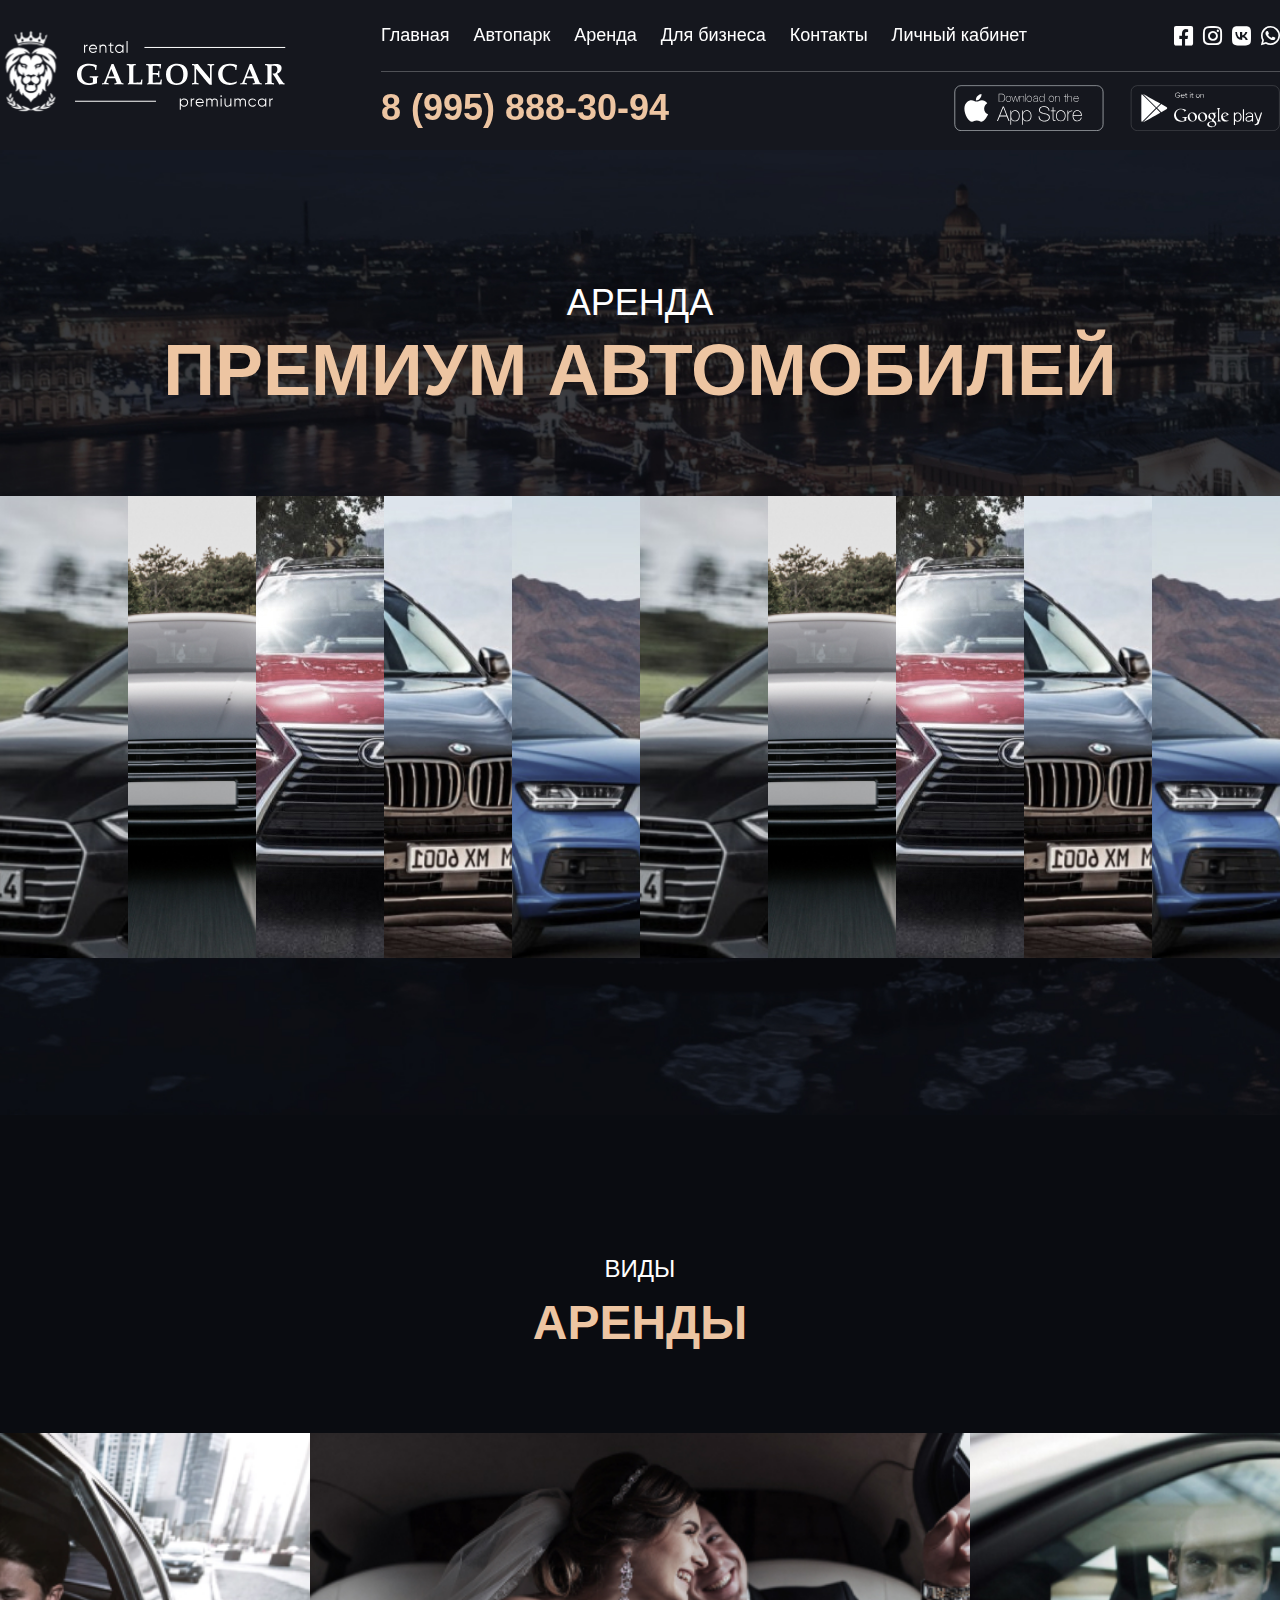
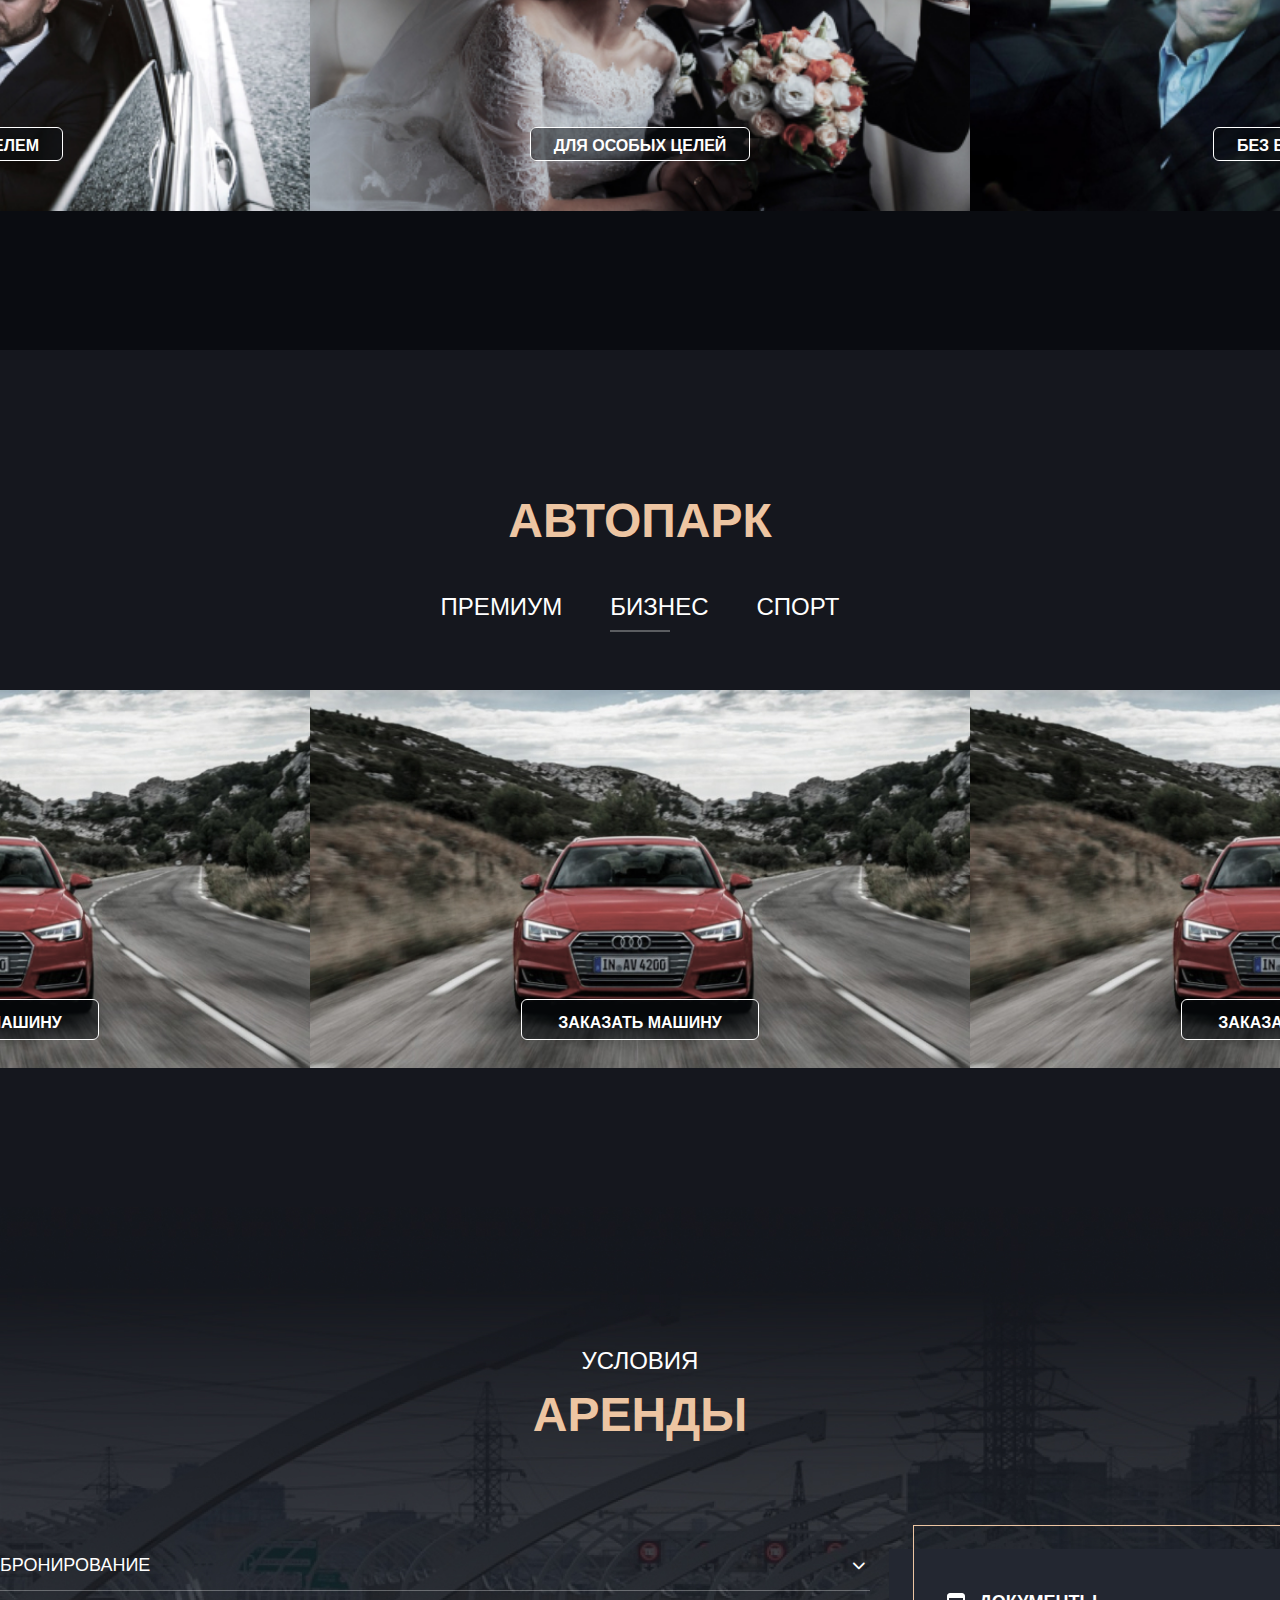
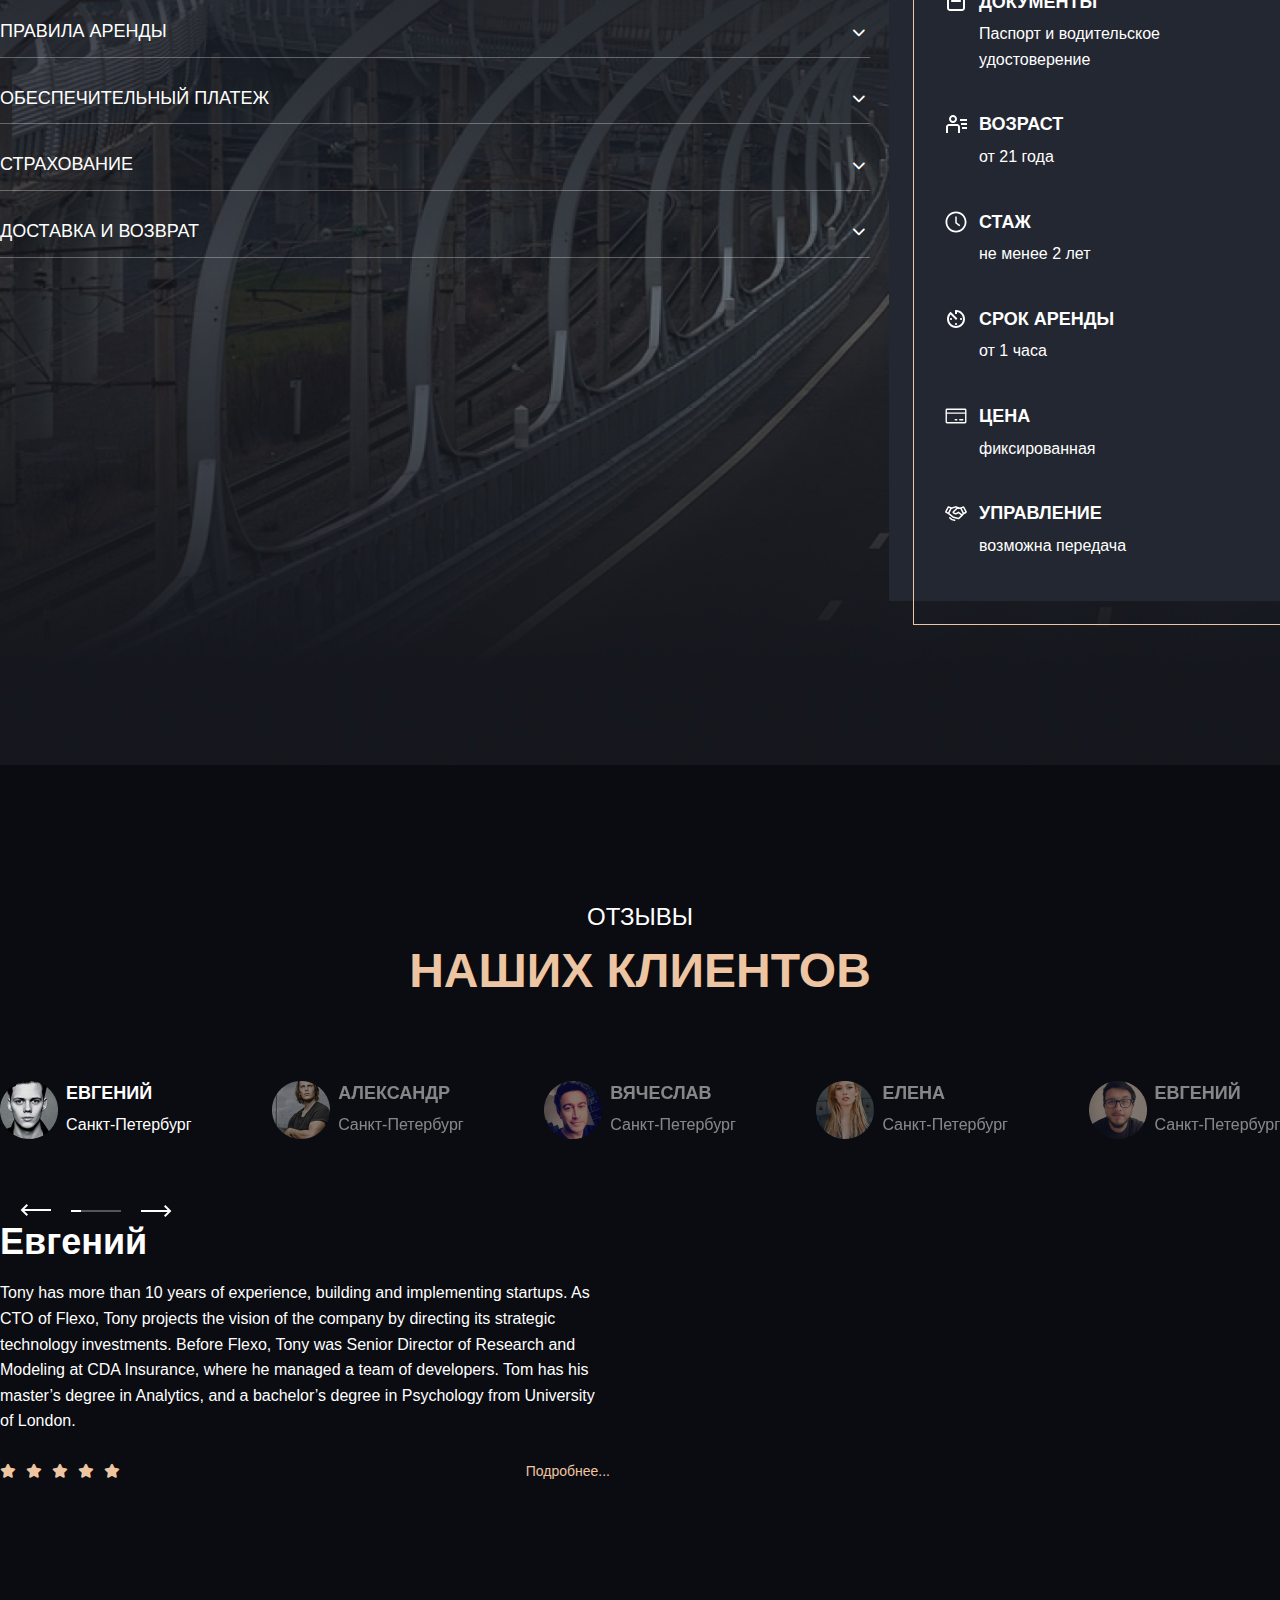
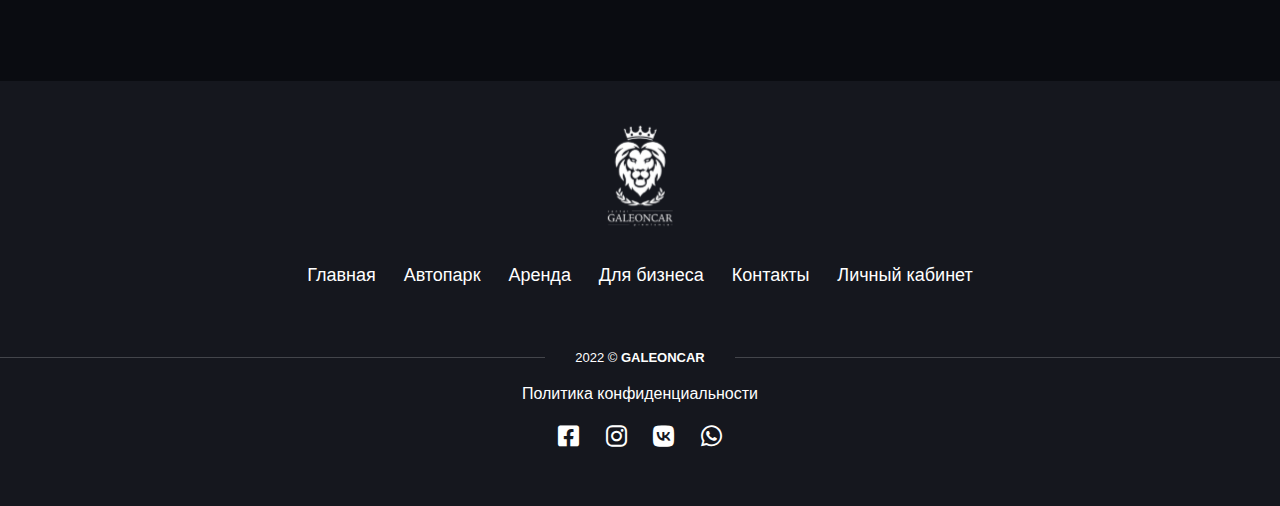
<file: index.html>
<!DOCTYPE html>
<html lang="ru">
  <head>
    <meta charset="UTF-8" />
    <meta http-equiv="X-UA-Compatible" content="IE=edge" />
    <meta name="viewport" content="width=device-width, initial-scale=1.0" />
    <title>GaleonCar</title>
    <!-- <link rel="preconnect" href="https://fonts.googleapis.com" />
    <link rel="preconnect" href="https://fonts.gstatic.com" crossorigin />
    <link
      href="https://fonts.googleapis.com/css2?family=Montserrat:wght@400;500;600;700;900&display=swap"
      rel="stylesheet"
    /> -->
    <link rel="stylesheet" href="fonts/css/all.min.css" />
    <link rel="stylesheet" href="css/style.css" />
  </head>
  <body>
    <header class="header">
      <div class="container container--header">
        <a class="header__logo" href="#">
          <img src="img/header/logo.svg" alt="Logo" />
        </a>
        <div class="header__wrap">
          <div class="header__menu">
            <div class="header__links">
              <ul class="header__list">
                <li><a href="index.html">Главная</a></li>
                <li>Автопарк</li>
                <li><a href="terms.html">Аренда</a></li>
                <li>Для бизнеса</li>
                <li><a href="contacts.html">Контакты</a></li>
                <li>Личный кабинет</li>
              </ul>
            </div>
            <div class="header__social">
              <a href="https://ru-ru.facebook.com/" target="_blank">
                <i class="fa-brands fa-facebook-square"></i>
              </a>
              <a href="https://www.instagram.com/" target="_blank">
                <i class="fa-brands fa-instagram"></i>
              </a>
              <a href="https://vk.com/" target="_blank">
                <i class="fa-brands fa-vk"></i>
              </a>
              <a href="https://wa.me/79000000000" target="_blank">
                <i class="fa-brands fa-whatsapp"></i>
              </a>
            </div>
          </div>
          <div class="header__contacts">
            <div>
              <a class="header__phone" href="tel:+79958883094"
                >8 (995) 888-30-94</a
              >
            </div>
            <div class="header__apps">
              <a href="https://www.apple.com/ru/app-store/" target="_blank">
                <img src="img/header/app-store.svg" alt="app-store" />
              </a>
              <a
                href="https://play.google.com/store?hl=ru&gl=US"
                target="_blank"
              >
                <img src="img/header/google-play.svg" alt="" />
              </a>
            </div>
          </div>
        </div>
      </div>
    </header>

    <section class="banner">
      <div class="container">
        <div class="banner__items">
          <div class="banner__title">АРЕНДА</div>
          <div class="banner__subtitle">ПРЕМИУМ АВТОМОБИЛЕЙ</div>
          <div class="banner__slide">
            <div class="slider__img">
              <img src="img/banner/car01.jpg" alt="car01" />
            </div>
            <div class="slider__img">
              <img src="img/banner/car02.jpg" alt="car02" />
            </div>
            <div class="slider__img">
              <img src="img/banner/car03.jpg" alt="car03" />
            </div>
            <div class="slider__img">
              <img src="img/banner/car04.jpg" alt="car04" />
            </div>
            <div class="slider__img">
              <img src="img/banner/car05.jpg" alt="car05" />
            </div>
            <div class="slider__img">
              <img src="img/banner/car01.jpg" alt="car01" />
            </div>
            <div class="slider__img">
              <img src="img/banner/car02.jpg" alt="car02" />
            </div>
            <div class="slider__img">
              <img src="img/banner/car03.jpg" alt="car03" />
            </div>
            <div class="slider__img">
              <img src="img/banner/car04.jpg" alt="car04" />
            </div>
            <div class="slider__img">
              <img src="img/banner/car05.jpg" alt="car05" />
            </div>
          </div>
        </div>
      </div>
    </section>

    <section class="rent">
      <div class="rent__title title">ВИДЫ</div>
      <div class="rent__subtitle subtitle">АРЕНДЫ</div>
      <div class="rent__link">
        <a class="rent__card" href="#">
          <span>С ВОДИТЕЛЕМ</span>
        </a>
        <a class="rent__card rent__card--special" href="# ">
          <span> ДЛЯ ОСОБЫХ ЦЕЛЕЙ</span>
        </a>
        <a class="rent__card rent__card--driver" href="# ">
          <span>БЕЗ ВОДИТЕЛЯ</span>
        </a>
      </div>
    </section>

    <section class="car-park">
      <div class="car-park__subtitle subtitle">АВТОПАРК</div>
      <div class="car-park__title title">
        <div class="">Премиум</div>
        <div class="">Бизнес</div>
        <div class="">Спорт</div>
      </div>
      <div class="car-park__pagination">
        <div class="car-park__arrow"></div>
        <div class="car-park__dot car-park__dot--active"></div>
        <div class="car-park__dot"></div>
        <div class="car-park__dot"></div>
        <div class="car-park__dot"></div>
        <div class="car-park__dot"></div>
        <div class="car-park__dot"></div>
        <div class="car-park__arrow"></div>
      </div>
      <div class="car-park__slider">
        <!-- <a href="#">ЗАКАЗАТЬ МАШИНУ</a> -->
        <a class="car-park__card" href="#"><span>ЗАКАЗАТЬ МАШИНУ</span></a>
        <a class="car-park__card car-park__card-two" href="#">
          <span>ЗАКАЗАТЬ МАШИНУ</span>
        </a>
        <a class="car-park__card car-park__card-three" href="#">
          <span>ЗАКАЗАТЬ МАШИНУ</span>
        </a>
        <!-- <a href="#">ЗАКАЗАТЬ МАШИНУ</a> -->
      </div>
    </section>

    <section class="terms">
      <div class="container">
        <div class="terms__title title">УСЛОВИЯ</div>
        <div class="terms__subtitle subtitle">АРЕНДЫ</div>
        <div class="terms__items">
          <div class="terms__accordion">
            <div class="accordion__items">
              <div class="accordion__title">
                <div>Бронирование</div>
                <button class="accordion__arrow">
                  <i class="fa-solid fa-chevron-down"></i>
                </button>
              </div>
              <div class="accordion__text">
                <ul class="accordion__li">
                  <li>
                    Эксплуатировать автомобиль только в пределах СПб и ЛО. Выезд
                    за пределы ЛО согласовывается индивидуально.
                  </li>
                  <li>
                    Не нарушать скоростные ограничения и не использовать
                    экстремальные техники вождения.
                  </li>
                  <li>
                    Не передавать управление другому человеку без оформления на
                    него договора аренды. При желании вы можете бесплатно внести
                    второго водителя в договор аренды.
                  </li>
                  <li>
                    Не управлять транспортным средством в состоянии алкогольного
                    опьянения.
                  </li>
                  <li>
                    Не перевозить оружие и вещества, запрещенные
                    законодательством Российской Федерации.
                  </li>
                  <li>Соблюдать правила парковки</li>
                  <li>Соблюдать чистоту и не курить в салоне автомобиля.</li>
                  <li>
                    Перевозить животных только в закрытых переносках,
                    исключающих прямой контакт животных с салоном автомобиля.
                  </li>
                  <li>
                    Вернуть автомобиль в целости, сохранности, технически
                    исправным и чистым для оперативного осмотра.
                  </li>
                </ul>
              </div>
            </div>

            <div class="accordion__items">
              <div class="accordion__title title">
                <div>ПРАВИЛА АРЕНДЫ</div>
                <button class="accordion__arrow">
                  <i class="fa-solid fa-chevron-down"></i>
                </button>
              </div>
              <div class="accordion__text">
                <ul class="accordion__li">
                  <li>
                    Эксплуатировать автомобиль только в пределах СПб и ЛО. Выезд
                    за пределы ЛО согласовывается индивидуально.
                  </li>
                  <li>
                    Не нарушать скоростные ограничения и не использовать
                    экстремальные техники вождения.
                  </li>
                  <li>
                    Не передавать управление другому человеку без оформления на
                    него договора аренды. При желании вы можете бесплатно внести
                    второго водителя в договор аренды.
                  </li>
                  <li>
                    Не управлять транспортным средством в состоянии алкогольного
                    опьянения.
                  </li>
                  <li>
                    Не перевозить оружие и вещества, запрещенные
                    законодательством Российской Федерации.
                  </li>
                  <li>Соблюдать правила парковки</li>
                  <li>Соблюдать чистоту и не курить в салоне автомобиля.</li>
                  <li>
                    Перевозить животных только в закрытых переносках,
                    исключающих прямой контакт животных с салоном автомобиля.
                  </li>
                  <li>
                    Вернуть автомобиль в целости, сохранности, технически
                    исправным и чистым для оперативного осмотра.
                  </li>
                </ul>
              </div>
            </div>

            <div class="accordion__items">
              <div class="accordion__title">
                <div>Обеспечительный платеж</div>
                <button class="accordion__arrow">
                  <i class="fa-solid fa-chevron-down"></i>
                </button>
              </div>
              <div class="accordion__text">
                <ul class="accordion__li">
                  <li>
                    Эксплуатировать автомобиль только в пределах СПб и ЛО. Выезд
                    за пределы ЛО согласовывается индивидуально.
                  </li>
                  <li>
                    Не нарушать скоростные ограничения и не использовать
                    экстремальные техники вождения.
                  </li>
                  <li>
                    Не передавать управление другому человеку без оформления на
                    него договора аренды. При желании вы можете бесплатно внести
                    второго водителя в договор аренды.
                  </li>
                  <li>
                    Не управлять транспортным средством в состоянии алкогольного
                    опьянения.
                  </li>
                  <li>
                    Не перевозить оружие и вещества, запрещенные
                    законодательством Российской Федерации.
                  </li>
                  <li>Соблюдать правила парковки</li>
                  <li>Соблюдать чистоту и не курить в салоне автомобиля.</li>
                  <li>
                    Перевозить животных только в закрытых переносках,
                    исключающих прямой контакт животных с салоном автомобиля.
                  </li>
                  <li>
                    Вернуть автомобиль в целости, сохранности, технически
                    исправным и чистым для оперативного осмотра.
                  </li>
                </ul>
              </div>
            </div>

            <div class="accordion__items">
              <div class="accordion__title">
                <div>страхование</div>
                <button class="accordion__arrow">
                  <i class="fa-solid fa-chevron-down"></i>
                </button>
              </div>
              <div class="accordion__text">
                <ul class="accordion__li">
                  <li>
                    Эксплуатировать автомобиль только в пределах СПб и ЛО. Выезд
                    за пределы ЛО согласовывается индивидуально.
                  </li>
                  <li>
                    Не нарушать скоростные ограничения и не использовать
                    экстремальные техники вождения.
                  </li>
                  <li>
                    Не передавать управление другому человеку без оформления на
                    него договора аренды. При желании вы можете бесплатно внести
                    второго водителя в договор аренды.
                  </li>
                  <li>
                    Не управлять транспортным средством в состоянии алкогольного
                    опьянения.
                  </li>
                  <li>
                    Не перевозить оружие и вещества, запрещенные
                    законодательством Российской Федерации.
                  </li>
                  <li>Соблюдать правила парковки</li>
                  <li>Соблюдать чистоту и не курить в салоне автомобиля.</li>
                  <li>
                    Перевозить животных только в закрытых переносках,
                    исключающих прямой контакт животных с салоном автомобиля.
                  </li>
                  <li>
                    Вернуть автомобиль в целости, сохранности, технически
                    исправным и чистым для оперативного осмотра.
                  </li>
                </ul>
              </div>
            </div>

            <div class="accordion__items">
              <div class="accordion__title">
                <div>доставка и возврат</div>
                <button class="accordion__arrow">
                  <i class="fa-solid fa-chevron-down"></i>
                </button>
              </div>
              <div class="accordion__text">
                <ul class="accordion__li">
                  <li>
                    Эксплуатировать автомобиль только в пределах СПб и ЛО. Выезд
                    за пределы ЛО согласовывается индивидуально.
                  </li>
                  <li>
                    Не нарушать скоростные ограничения и не использовать
                    экстремальные техники вождения.
                  </li>
                  <li>
                    Не передавать управление другому человеку без оформления на
                    него договора аренды. При желании вы можете бесплатно внести
                    второго водителя в договор аренды.
                  </li>
                  <li>
                    Не управлять транспортным средством в состоянии алкогольного
                    опьянения.
                  </li>
                  <li>
                    Не перевозить оружие и вещества, запрещенные
                    законодательством Российской Федерации.
                  </li>
                  <li>Соблюдать правила парковки</li>
                  <li>Соблюдать чистоту и не курить в салоне автомобиля.</li>
                  <li>
                    Перевозить животных только в закрытых переносках,
                    исключающих прямой контакт животных с салоном автомобиля.
                  </li>
                  <li>
                    Вернуть автомобиль в целости, сохранности, технически
                    исправным и чистым для оперативного осмотра.
                  </li>
                </ul>
              </div>
            </div>
          </div>
          <div class="terms__documents">
            <div class="documents__list">
              <div class="documents__items">
                <div class="documents__icon">
                  <img src="img/terms/icon01.svg" alt="documents" />
                </div>
                <div class="documents__title-text">
                  <div class="documents__title">Документы</div>
                  <div class="documents__text">
                    Паспорт и водительское удостоверение
                  </div>
                </div>
              </div>

              <div class="documents__items">
                <div class="documents__icon">
                  <img src="img/terms/icon02.svg" alt="age" />
                </div>
                <div class="documents__title-text">
                  <div class="documents__title">Возраст</div>
                  <div class="documents__text">от 21 года</div>
                </div>
              </div>

              <div class="documents__items">
                <div class="documents__icon">
                  <img src="img/terms/icon03.svg" alt="clock" />
                </div>
                <div class="documents__title-text">
                  <div class="documents__title">Стаж</div>
                  <div class="documents__text">не менее 2 лет</div>
                </div>
              </div>

              <div class="documents__items">
                <div class="documents__icon">
                  <img src="img/terms/icon04.svg" alt="" />
                </div>
                <div class="documents__title-text">
                  <div class="documents__title">Срок аренды</div>
                  <div class="documents__text">от 1 часа</div>
                </div>
              </div>

              <div class="documents__items">
                <div class="documents__icon">
                  <img src="img/terms/icon05.svg" alt="" />
                </div>
                <div class="documents__title-text">
                  <div class="documents__title">Цена</div>
                  <div class="documents__text">фиксированная</div>
                </div>
              </div>

              <div class="documents__items">
                <div class="documents__icon">
                  <img src="img/terms/icon06.svg" alt="" />
                </div>
                <div class="documents__title-text">
                  <div class="documents__title">Управление</div>
                  <div class="documents__text">возможна передача</div>
                </div>
              </div>
            </div>
          </div>
        </div>
      </div>
    </section>

    <section class="reviews">
      <div class="container">
        <div class="reviews__title title">ОТЗЫВЫ</div>
        <div class="reviews__subtitle subtitle">НАШИХ КЛИЕНТОВ</div>
        <div class="reviews__list">
          <div class="reviews__items reviews__items--active">
            <img src="img/reviews/client01.png" alt="01" />
            <div class="reviews__name-city">
              <div class="reviews__name">Евгений</div>
              <div class="reviews__city">Санкт-Петербург</div>
            </div>
          </div>
          <div class="reviews__items">
            <img src="img/reviews/client02.png" alt="02" />
            <div class="reviews__name-city">
              <div class="reviews__name">Александр</div>
              <div class="reviews__city">Санкт-Петербург</div>
            </div>
          </div>
          <div class="reviews__items">
            <img src="img/reviews/client03.png" alt="03" />
            <div class="reviews__name-city">
              <div class="reviews__name">Вячеслав</div>
              <div class="reviews__city">Санкт-Петербург</div>
            </div>
          </div>
          <div class="reviews__items">
            <img src="img/reviews/client04.png" alt="04" />
            <div class="reviews__name-city">
              <div class="reviews__name">Елена</div>
              <div class="reviews__city">Санкт-Петербург</div>
            </div>
          </div>
          <div class="reviews__items">
            <img src="img/reviews/client05.png" alt="05" />
            <div class="reviews__name-city">
              <div class="reviews__name">Евгений</div>
              <div class="reviews__city">Санкт-Петербург</div>
            </div>
          </div>
        </div>
        <div class="reviews__slider-video">
          <div class="slider__pagination">
            <button class="slider__arrow slider__arrow--left">
              <img src="img/reviews/arrow-right.svg" alt="arrow-left" />
            </button>
            <div class="slider__dot slider__dot--active"></div>
            <div class="slider__dot"></div>
            <div class="slider__dot"></div>
            <div class="slider__dot"></div>
            <div class="slider__dot"></div>
            <button class="slider__arrow">
              <img src="img/reviews/arrow-right.svg" alt="arrow-right" />
            </button>
          </div>
          <div class="reviews__slider">
            <div class="slider__items">
              <div class="slider__title">Евгений</div>
              <div class="slider__text">
                Tony has more than 10 years of experience, building and
                implementing startups. As CTO of Flexo, Tony projects the vision
                of the company by directing its strategic technology
                investments. Before Flexo, Tony was Senior Director of Research
                and Modeling at CDA Insurance, where he managed a team of
                developers. Tom has his master’s degree in Analytics, and a
                bachelor’s degree in Psychology from University of London.
              </div>
              <div class="slider__rating-link">
                <div class="slider__rating">
                  <div><i class="fa-solid fa-star"></i></div>
                  <div><i class="fa-solid fa-star"></i></div>
                  <div><i class="fa-solid fa-star"></i></div>
                  <div><i class="fa-solid fa-star"></i></div>
                  <div><i class="fa-solid fa-star"></i></div>
                </div>
                <div class="slider__link">
                  <a href="#">Подробнее...</a>
                </div>
              </div>
            </div>
            <div class="slider__video">
              <iframe
                width="560"
                height="315"
                src="https://www.youtube.com/embed/4MwKqGG-xss"
                title="YouTube video player"
                frameborder="0"
                allow="accelerometer; autoplay; clipboard-write; encrypted-media; gyroscope; picture-in-picture"
                allowfullscreen
              ></iframe>
            </div>
          </div>
        </div>
      </div>
    </section>

    <section class="contacts">
      <div id="map" class="contacts__map">
        <script
          type="text/javascript"
          charset="utf-8"
          async
          src="https://api-maps.yandex.ru/services/constructor/1.0/js/?um=constructor%3Aec9c8f299af9f015651b99e4b1c63038fa34eec2ddb8d225e9c42a8948b5cef6&amp;width=100%25&amp;height=615&amp;lang=ru_RU&amp;scroll=true"
        ></script>
      </div>
      <div class="contacts__items">
        <div class="contacts__title">КОНТАКТЫ</div>
        <div class="contacts__subtitle">
          Поможем подобрать наилучший вариант
        </div>
        <div class="contacts__adress">
          <div class="contacts__icon">
            <img src="img/contacts/icon01.svg" alt="" />
          </div>
          <div class="contacts__text">
            <div>Наш адрес:</div>
            <div class="contacts__span">Санкт-Петербург, Таежная улица, 37</div>
          </div>
        </div>
        <div class="contacts__adress">
          <div class="contacts__icon">
            <img src="img/contacts/icon02.svg" alt="" />
          </div>
          <div class="contacts__text">
            <div>Наша почта:</div>
            <div class="contacts__span">galeoncar@internet.ru</div>
          </div>
        </div>
        <div class="contacts__button-phone">
          <div class="contacts__button">
            <button>ЗАКАЗАТЬ МАШИНУ</button>
          </div>
          <div class="contacts__phone">
            <div>8 (995) 888-30-94</div>
            <div class="contacts__phone-text">
              Звоните или оставляйте заявку
            </div>
          </div>
        </div>
        <div class="contacts__social">
          <div class="contacts__social-text">Мы в соц сетях:</div>
          <div class="contacts__social-icons">
            <a href="https://ru-ru.facebook.com/" target="_blank">
              <i class="fa-brands fa-facebook-square"></i>
            </a>
            <a href="https://www.instagram.com/" target="_blank">
              <i class="fa-brands fa-instagram"></i>
            </a>
            <a href="https://vk.com/" target="_blank">
              <i class="fa-brands fa-vk"></i>
            </a>
            <a href="https://wa.me/79000000000" target="_blank">
              <i class="fa-brands fa-whatsapp"></i>
            </a>
          </div>
        </div>
      </div>
    </section>

    <footer class="footer">
      <img src="img/footer/footer-logo.svg" alt="logo" />
      <div class="footer__menu">
        <a href="#">Главная</a>
        <a href="#">Автопарк</a>
        <a href="#">Аренда</a>
        <a href="#">Для бизнеса</a>
        <a href="#">Контакты</a>
        <a href="#">Личный кабинет</a>
      </div>
      <div class="footer__copyright">2022 © <span>galeoncar</span></div>
      <div class="footer__privacy-policy">Политика конфиденциальности</div>
      <div class="footer__social-icons">
        <a href="https://ru-ru.facebook.com/" target="_blank">
          <i class="fa-brands fa-facebook-square"></i>
        </a>
        <a href="https://www.instagram.com/" target="_blank">
          <i class="fa-brands fa-instagram"></i>
        </a>
        <a href="https://vk.com/" target="_blank">
          <i class="fa-brands fa-vk"></i>
        </a>
        <a href="https://wa.me/79000000000" target="_blank">
          <i class="fa-brands fa-whatsapp"></i>
        </a>
      </div>
    </footer>

    <!-- <script src="js/siema.min.js"></script> -->
    <script src="js/main.js"></script>
  </body>
</html>
</file>
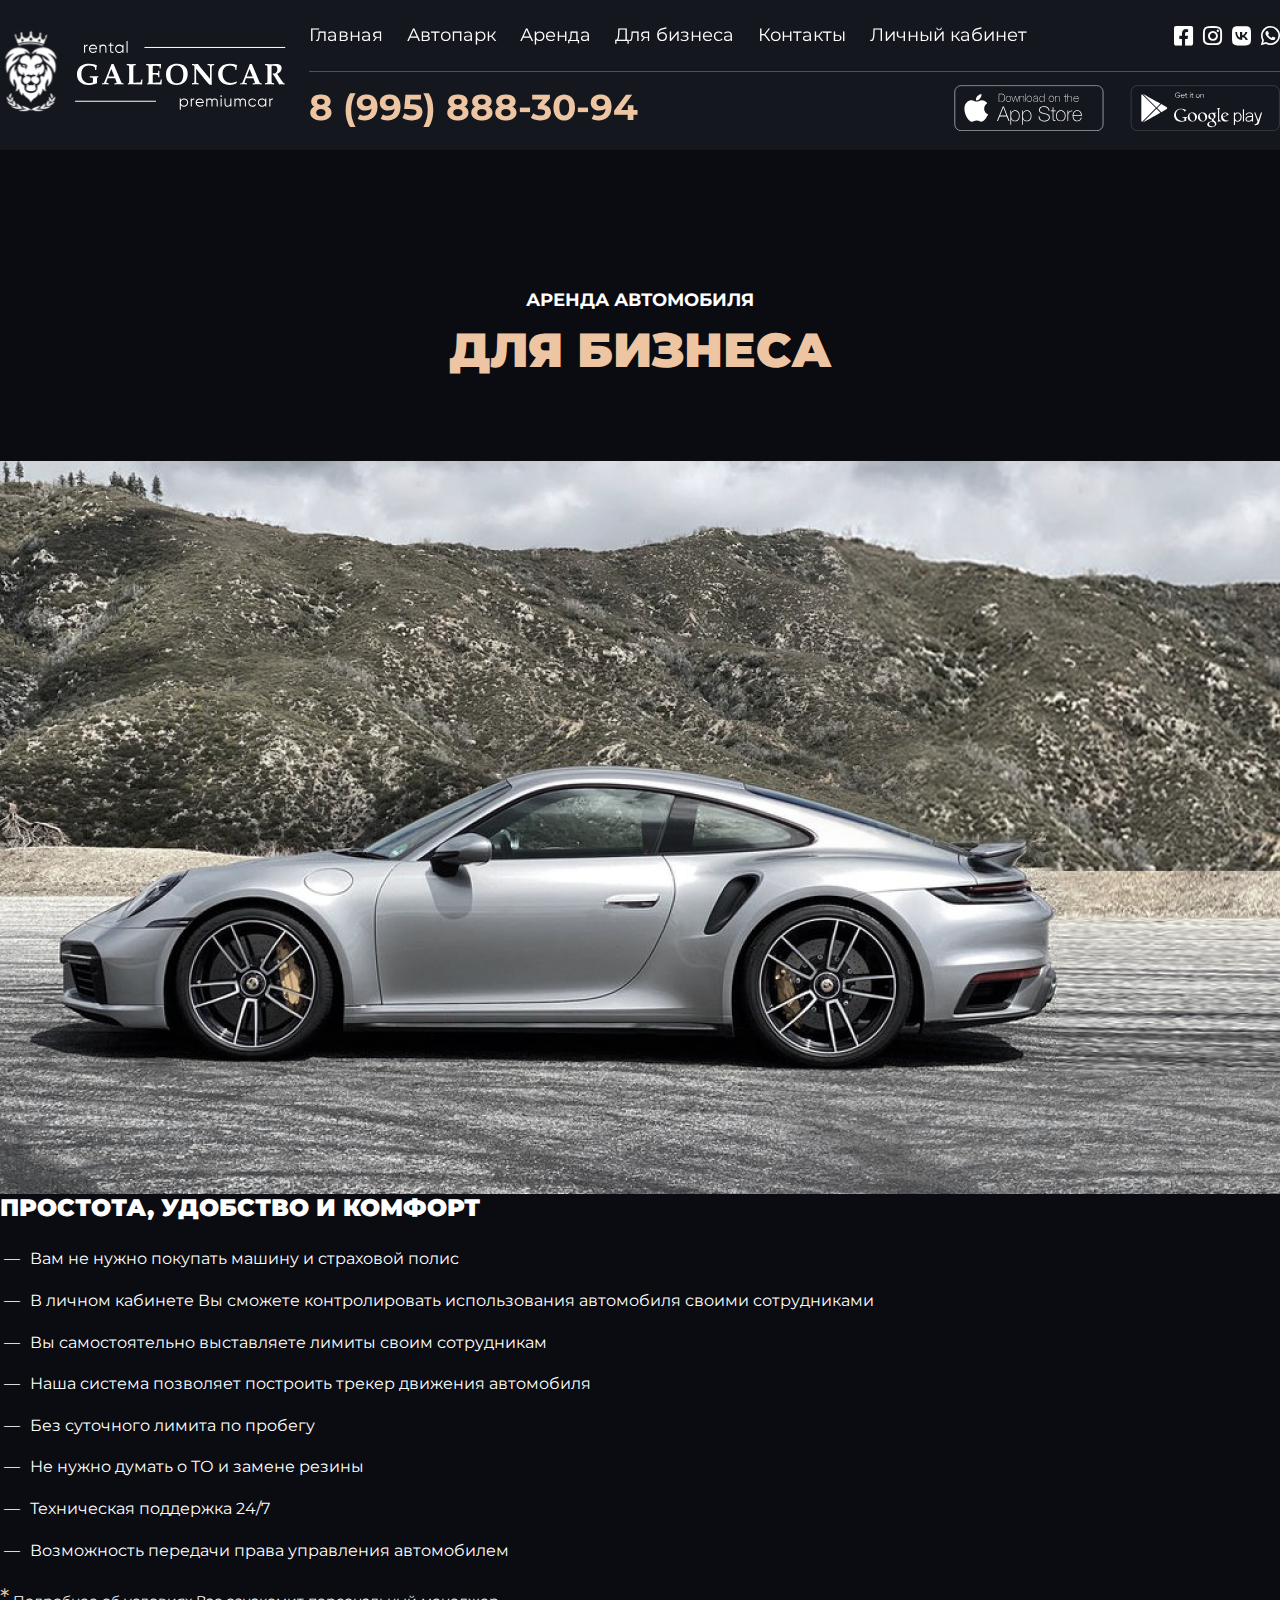
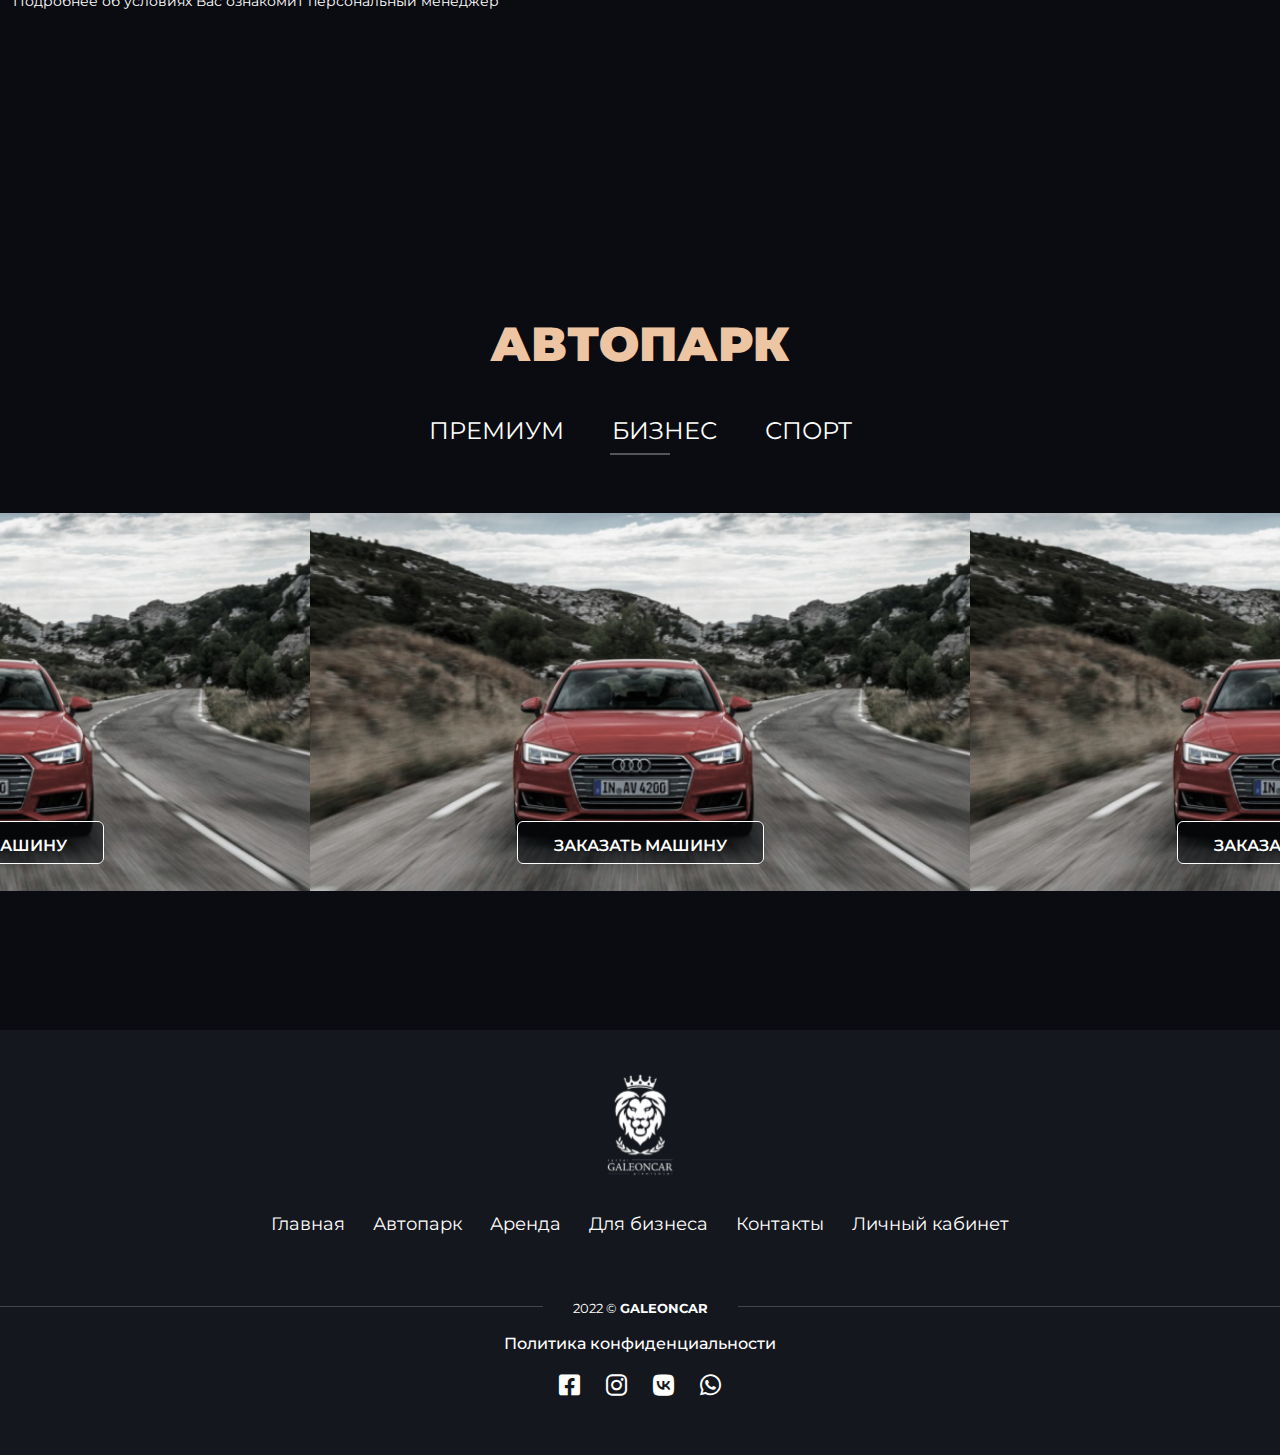
<file: business-page.html>
<!DOCTYPE html>
<html lang="en">
  <head>
    <meta charset="UTF-8" />
    <meta http-equiv="X-UA-Compatible" content="IE=edge" />
    <meta name="viewport" content="width=device-width, initial-scale=1.0" />
    <title>Аренда автомобиля для бизнеса</title>
    <link rel="preconnect" href="https://fonts.googleapis.com" />
    <link rel="preconnect" href="https://fonts.gstatic.com" crossorigin />
    <link
      href="https://fonts.googleapis.com/css2?family=Montserrat:wght@400;500;600;700;900&display=swap"
      rel="stylesheet"
    />
    <link rel="stylesheet" href="fonts/css/all.min.css" />
    <link rel="stylesheet" href="css/style.css" />
  </head>
  <body>
    <header class="header">
      <div class="container container--header">
        <a class="header__logo" href="#">
          <img src="img/header/logo.svg" alt="Logo" />
        </a>
        <div class="header__wrap">
          <div class="header__menu">
            <div class="header__links">
              <ul class="header__list">
                <li><a href="index.html">Главная</a></li>
                <li>Автопарк</li>
                <li><a href="terms.html">Аренда</a></li>
                <li>Для бизнеса</li>
                <li><a href="contacts.html">Контакты</a></li>
                <li>Личный кабинет</li>
              </ul>
            </div>
            <div class="header__social">
              <a href="https://ru-ru.facebook.com/" target="_blank">
                <i class="fa-brands fa-facebook-square"></i>
              </a>
              <a href="https://www.instagram.com/" target="_blank">
                <i class="fa-brands fa-instagram"></i>
              </a>
              <a href="https://vk.com/" target="_blank">
                <i class="fa-brands fa-vk"></i>
              </a>
              <a href="https://wa.me/79000000000" target="_blank">
                <i class="fa-brands fa-whatsapp"></i>
              </a>
            </div>
          </div>
          <div class="header__contacts">
            <div>
              <a class="header__phone" href="tel:+79958883094"
                >8 (995) 888-30-94</a
              >
            </div>
            <div class="header__apps">
              <a href="https://www.apple.com/ru/app-store/" target="_blank">
                <img src="img/header/app-store.svg" alt="app-store" />
              </a>
              <a
                href="https://play.google.com/store?hl=ru&gl=US"
                target="_blank"
              >
                <img src="img/header/google-play.svg" alt="" />
              </a>
            </div>
          </div>
        </div>
      </div>
    </header>

    <section class="motor">
      <div class="container">
        <div class="motor__title title">АРЕНДА АВТОМОБИЛЯ</div>
        <div class="motor__subtitle subtitle">ДЛЯ БИЗНЕСА</div>
        <div class="motor__items">
          <div class="motor__img">
            <img src="img/business-page/bg-01.jpg" alt="porshe" />
          </div>
          <div class="motor__list">
            <div class="motor__list-title list-title">
              Простота, удобство и комфорт
            </div>
            <ul class="motor__li li__li">
              <li>Вам не нужно покупать машину и страховой полис</li>
              <li>
                В личном кабинете Вы сможете контролировать использования
                автомобиля своими сотрудниками
              </li>
              <li>Вы самостоятельно выставляете лимиты своим сотрудникам</li>
              <li>
                Наша система позволяет построить трекер движения автомобиля
              </li>
              <li>Без суточного лимита по пробегу</li>
              <li>Не нужно думать о ТО и замене резины</li>
              <li>Техническая поддержка 24/7</li>
              <li>Возможность передачи права управления автомобилем</li>
            </ul>
            <div class="motor__text-end text-text">
              <span>*</span> Подробнее об условиях Вас ознакомит персональный
              менеджер
            </div>
          </div>
        </div>
      </div>
    </section>

    <section class="car-park motor-park">
      <div class="car-park__subtitle subtitle">АВТОПАРК</div>
      <div class="car-park__title title">
        <div class="">Премиум</div>
        <div class="">Бизнес</div>
        <div class="">Спорт</div>
      </div>
      <div class="car-park__pagination">
        <div class="car-park__arrow"></div>
        <div class="car-park__dot car-park__dot--active"></div>
        <div class="car-park__dot"></div>
        <div class="car-park__dot"></div>
        <div class="car-park__dot"></div>
        <div class="car-park__dot"></div>
        <div class="car-park__dot"></div>
        <div class="car-park__arrow"></div>
      </div>
      <div class="car-park__slider">
        <!-- <a href="#">ЗАКАЗАТЬ МАШИНУ</a> -->
        <a class="car-park__card" href="#"><span>ЗАКАЗАТЬ МАШИНУ</span></a>
        <a class="car-park__card car-park__card-two" href="#">
          <span>ЗАКАЗАТЬ МАШИНУ</span>
        </a>
        <a class="car-park__card car-park__card-three" href="#">
          <span>ЗАКАЗАТЬ МАШИНУ</span>
        </a>
        <!-- <a href="#">ЗАКАЗАТЬ МАШИНУ</a> -->
      </div>
    </section>

    <footer class="footer">
      <img src="img/footer/footer-logo.svg" alt="logo" />
      <div class="footer__menu">
        <a href="#">Главная</a>
        <a href="#">Автопарк</a>
        <a href="#">Аренда</a>
        <a href="#">Для бизнеса</a>
        <a href="#">Контакты</a>
        <a href="#">Личный кабинет</a>
      </div>
      <div class="footer__copyright">2022 © <span>galeoncar</span></div>
      <div class="footer__privacy-policy">Политика конфиденциальности</div>
      <div class="footer__social-icons">
        <a href="https://ru-ru.facebook.com/" target="_blank">
          <i class="fa-brands fa-facebook-square"></i>
        </a>
        <a href="https://www.instagram.com/" target="_blank">
          <i class="fa-brands fa-instagram"></i>
        </a>
        <a href="https://vk.com/" target="_blank">
          <i class="fa-brands fa-vk"></i>
        </a>
        <a href="https://wa.me/79000000000" target="_blank">
          <i class="fa-brands fa-whatsapp"></i>
        </a>
      </div>
    </footer>
  </body>
</html>
</file>
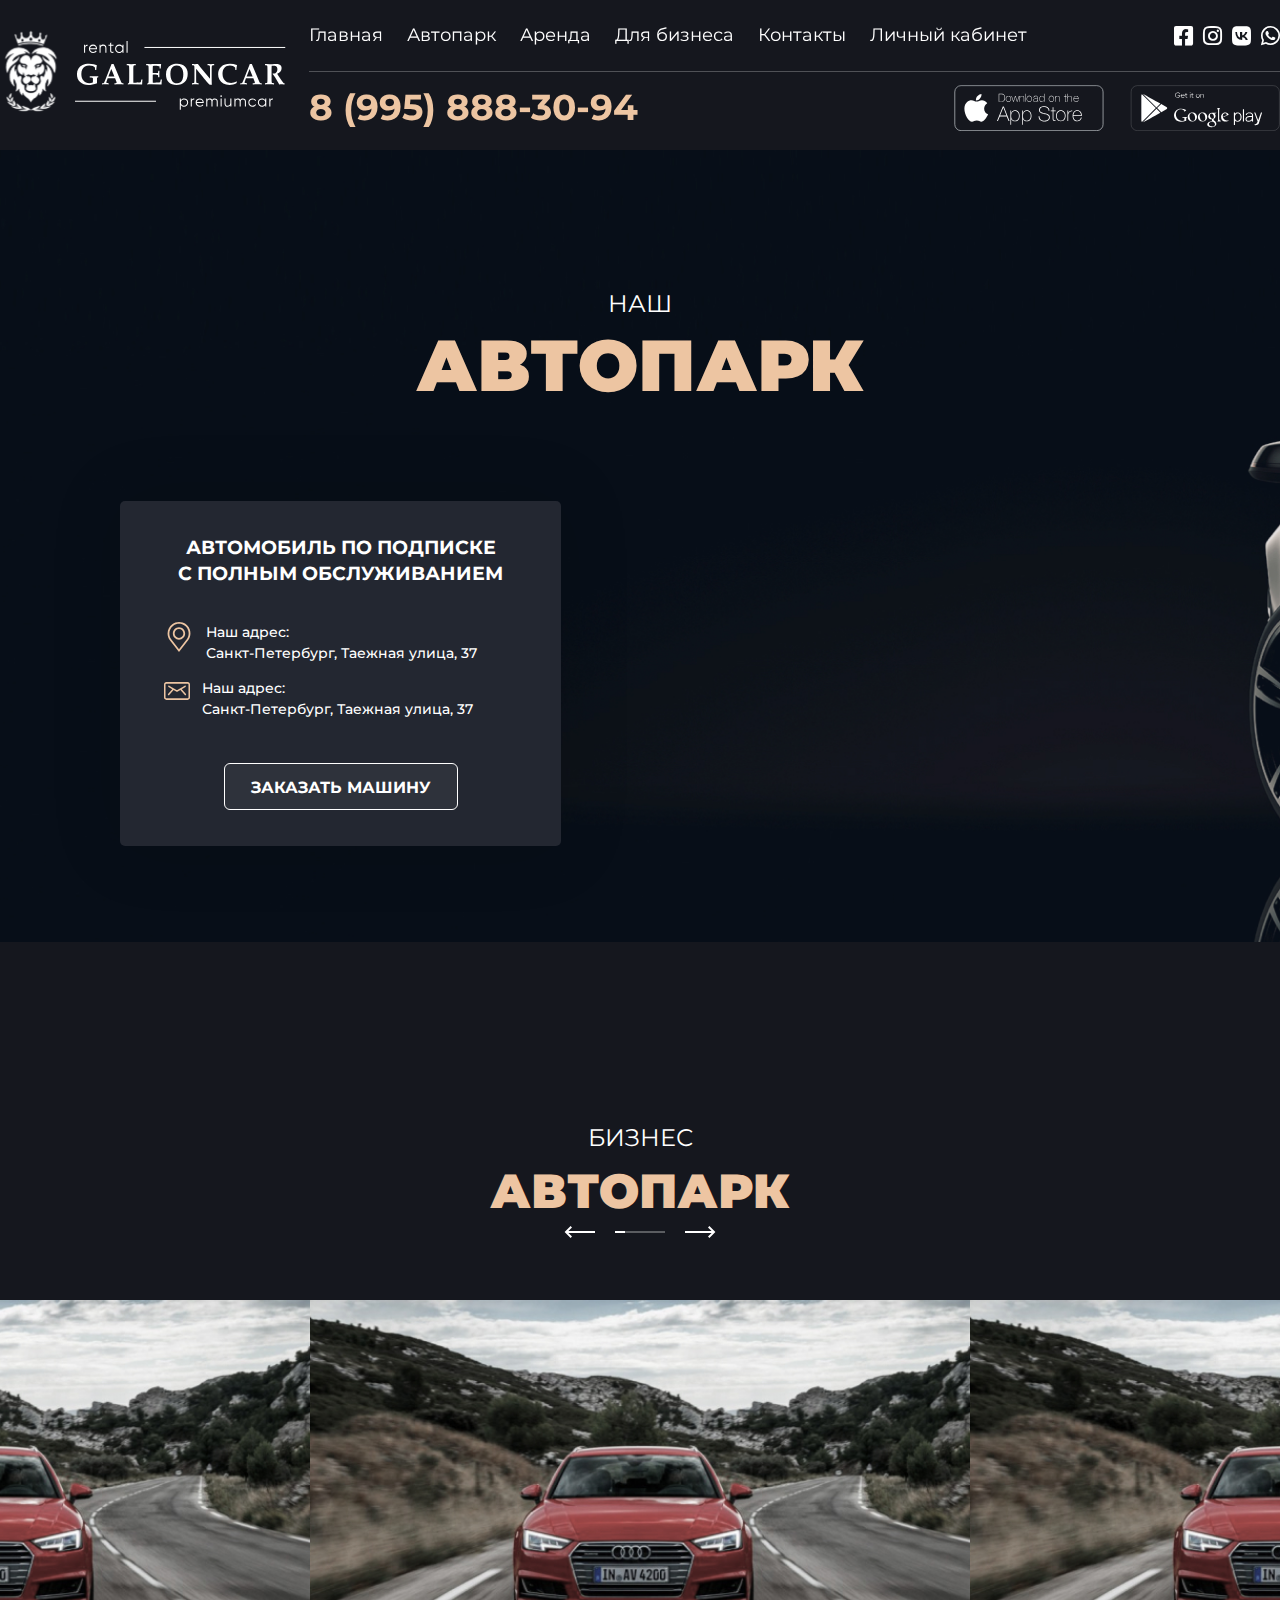
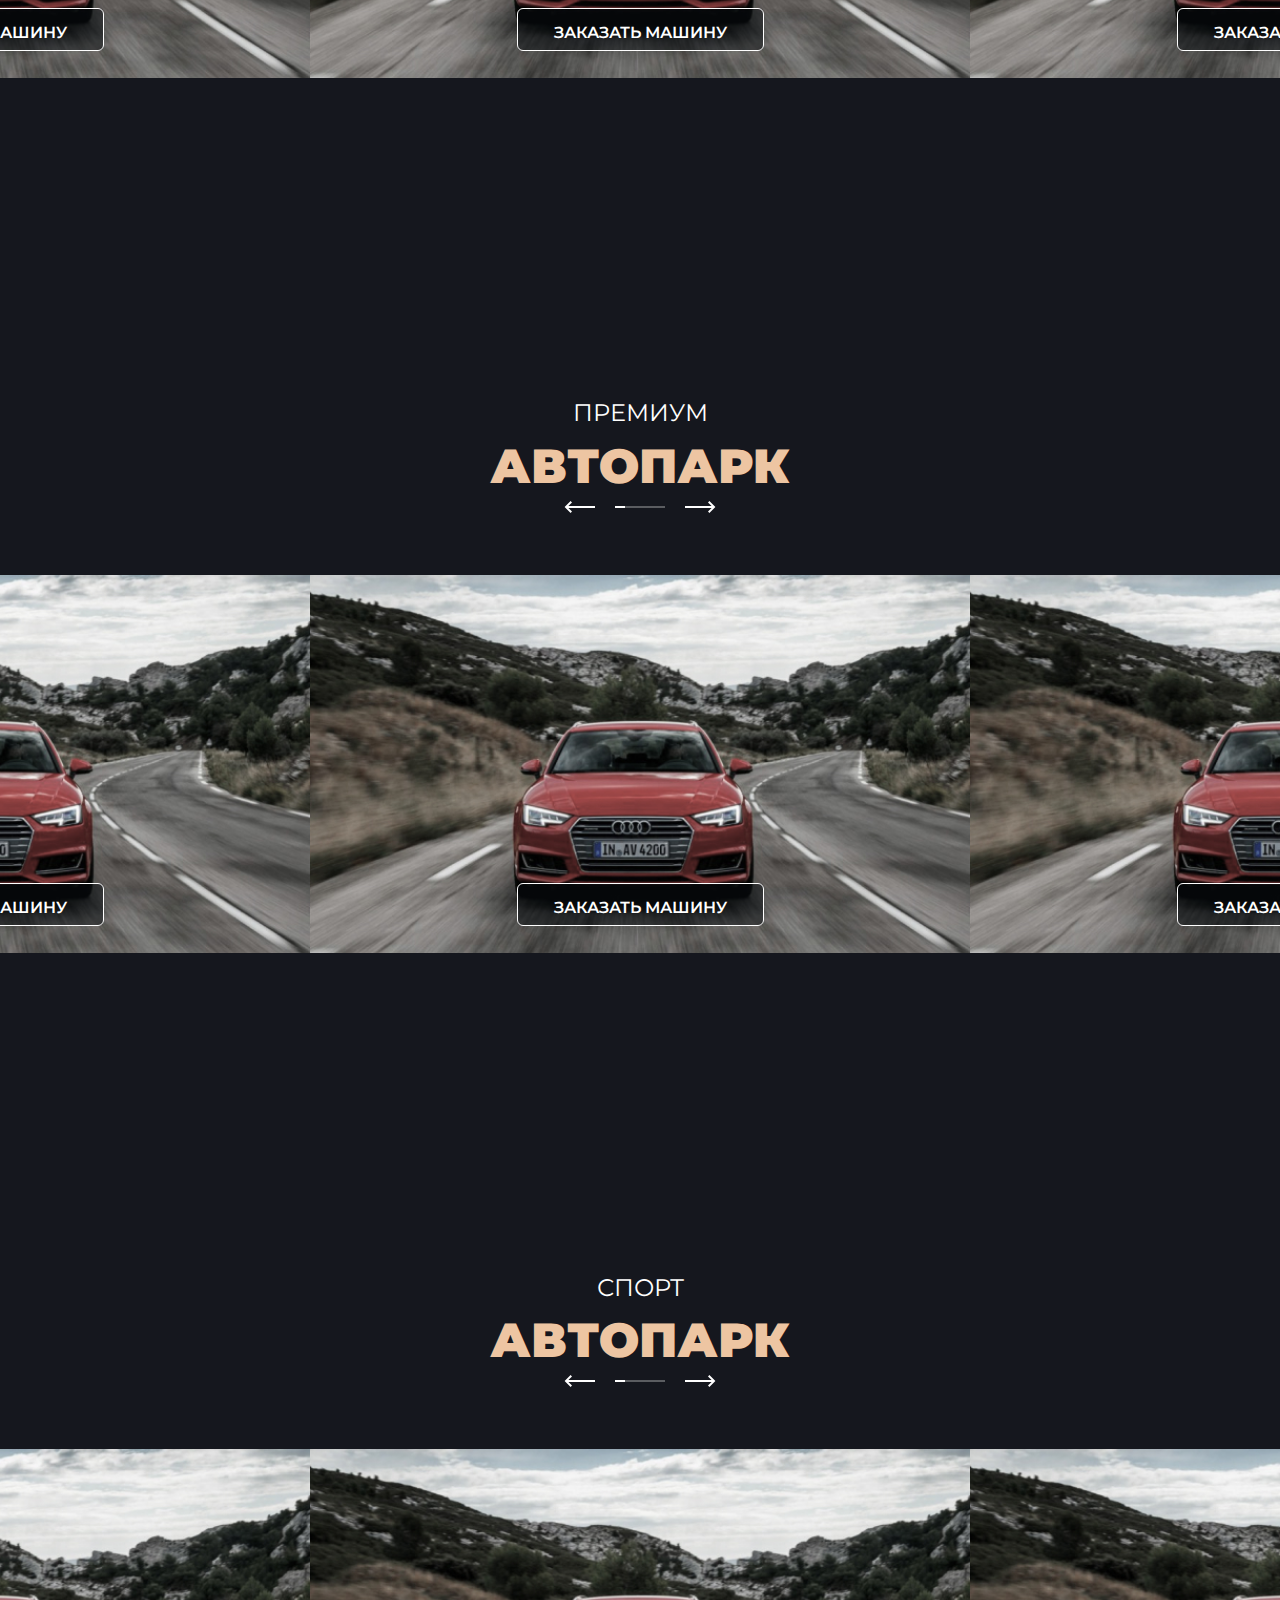
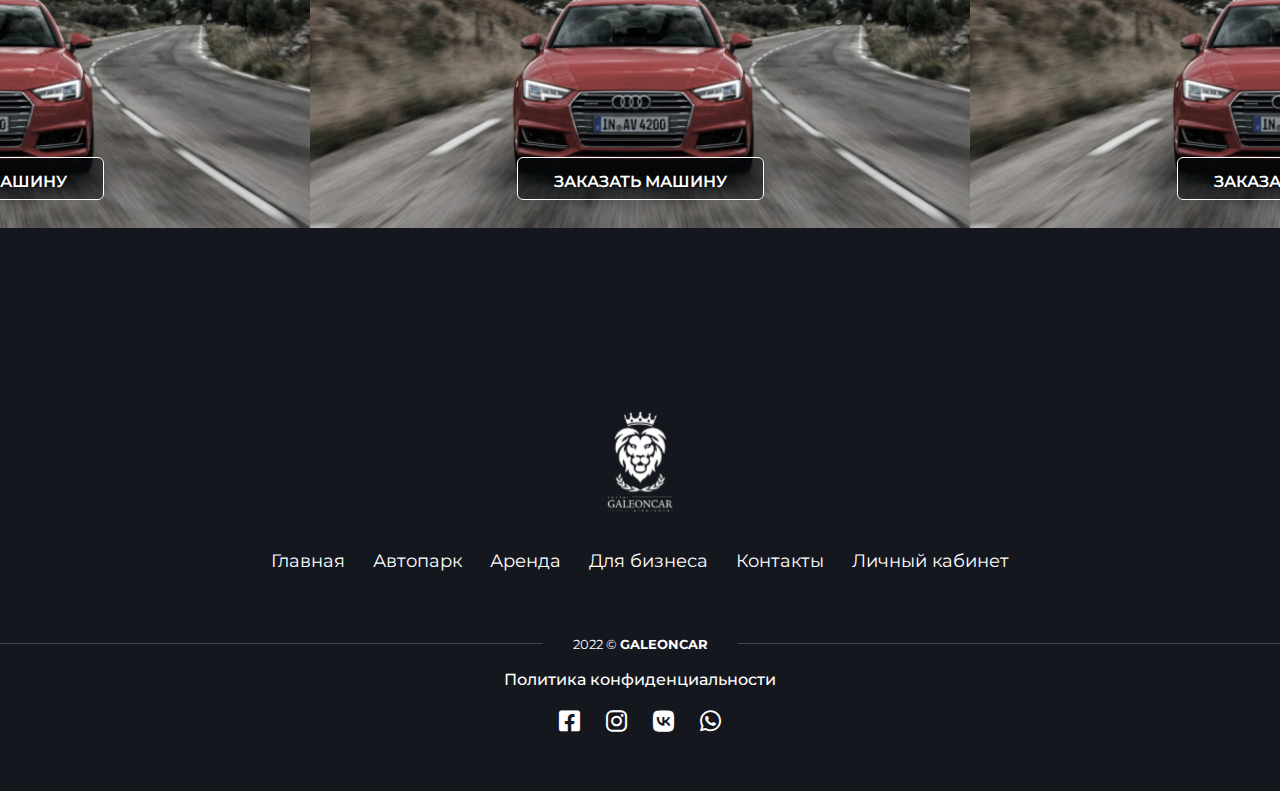
<file: cars.html>
<!DOCTYPE html>
<html lang="en">
  <head>
    <meta charset="UTF-8" />
    <meta http-equiv="X-UA-Compatible" content="IE=edge" />
    <meta name="viewport" content="width=device-width, initial-scale=1.0" />
    <title>Автопарк</title>
    <link rel="preconnect" href="https://fonts.googleapis.com" />
    <link rel="preconnect" href="https://fonts.gstatic.com" crossorigin />
    <link
      href="https://fonts.googleapis.com/css2?family=Montserrat:wght@400;500;600;700;900&display=swap"
      rel="stylesheet"
    />
    <link rel="stylesheet" href="fonts/css/all.min.css" />
    <link rel="stylesheet" href="css/style.css" />
  </head>
  <body>
    <header class="header">
      <div class="container container--header">
        <a class="header__logo" href="#">
          <img src="img/header/logo.svg" alt="Logo" />
        </a>
        <div class="header__wrap">
          <div class="header__menu">
            <div class="header__links">
              <ul class="header__list">
                <li><a href="index.html">Главная</a></li>
                <li>Автопарк</li>
                <li><a href="terms.html">Аренда</a></li>
                <li>Для бизнеса</li>
                <li><a href="contacts.html">Контакты</a></li>
                <li>Личный кабинет</li>
              </ul>
            </div>
            <div class="header__social">
              <a href="https://ru-ru.facebook.com/" target="_blank">
                <i class="fa-brands fa-facebook-square"></i>
              </a>
              <a href="https://www.instagram.com/" target="_blank">
                <i class="fa-brands fa-instagram"></i>
              </a>
              <a href="https://vk.com/" target="_blank">
                <i class="fa-brands fa-vk"></i>
              </a>
              <a href="https://wa.me/79000000000" target="_blank">
                <i class="fa-brands fa-whatsapp"></i>
              </a>
            </div>
          </div>
          <div class="header__contacts">
            <div>
              <a class="header__phone" href="tel:+79958883094"
                >8 (995) 888-30-94</a
              >
            </div>
            <div class="header__apps">
              <a href="https://www.apple.com/ru/app-store/" target="_blank">
                <img src="img/header/app-store.svg" alt="app-store" />
              </a>
              <a
                href="https://play.google.com/store?hl=ru&gl=US"
                target="_blank"
              >
                <img src="img/header/google-play.svg" alt="" />
              </a>
            </div>
          </div>
        </div>
      </div>
    </header>

    <section class="cars">
      <div class="cars__page">
        <div class="container">
          <div class="cars__title">НАШ</div>
          <div class="cars__subtitle">АВТОПАРК</div>
          <div class="cars__items">
            <div class="cars-forms">
              <div class="cars-forms__title">
                АВТОМОБИЛЬ ПО ПОДПИСКЕ С ПОЛНЫМ ОБСЛУЖИВАНИЕМ
              </div>
              <div class="cars-forms__info">
                <div class="cars-forms__address">
                  <div class="cars-forms__icon">
                    <img src="img/contacts/icon01.svg" alt="icon01" />
                  </div>
                  <div class="cars-forms__text">
                    <div>Наш адрес:</div>
                    <div class="cars-forms__span">
                      Санкт-Петербург, Таежная улица, 37
                    </div>
                  </div>
                </div>
                <div class="cars-forms__address">
                  <div class="cars-forms__icon">
                    <img src="img/contacts/icon02.svg" alt="icon02" />
                  </div>
                  <div class="cars-forms__text">
                    <div>Наш адрес:</div>
                    <div class="cars-forms__span">
                      Санкт-Петербург, Таежная улица, 37
                    </div>
                  </div>
                </div>
              </div>
              <div class="cars-forms__btn">
                <button>ЗАКАЗАТЬ МАШИНУ</button>
              </div>
            </div>
          </div>
        </div>
      </div>
    </section>

    <section class="car-park">
      <div class="car-park__title title">БИЗНЕС</div>
      <div class="car-park__subtitle subtitle">АВТОПАРК</div>
      <div class="slider__pagination cars__pagination">
        <button class="slider__arrow slider__arrow--left">
          <img src="img/reviews/arrow-right.svg" alt="arrow-left" />
        </button>
        <div class="slider__dot slider__dot--active"></div>
        <div class="slider__dot"></div>
        <div class="slider__dot"></div>
        <div class="slider__dot"></div>
        <div class="slider__dot"></div>
        <button class="slider__arrow">
          <img src="img/reviews/arrow-right.svg" alt="arrow-right" />
        </button>
      </div>
      <div class="car-park__slider">
        <!-- <a href="#">ЗАКАЗАТЬ МАШИНУ</a> -->
        <a class="car-park__card" href="#"><span>ЗАКАЗАТЬ МАШИНУ</span></a>
        <a class="car-park__card car-park__card-two" href="#">
          <span>ЗАКАЗАТЬ МАШИНУ</span>
        </a>
        <a class="car-park__card car-park__card-three" href="#">
          <span>ЗАКАЗАТЬ МАШИНУ</span>
        </a>
        <!-- <a href="#">ЗАКАЗАТЬ МАШИНУ</a> -->
      </div>
    </section>

    <section class="car-park">
      <div class="car-park__title title">ПРЕМИУМ</div>
      <div class="car-park__subtitle subtitle">АВТОПАРК</div>
      <div class="slider__pagination cars__pagination">
        <button class="slider__arrow slider__arrow--left">
          <img src="img/reviews/arrow-right.svg" alt="arrow-left" />
        </button>
        <div class="slider__dot slider__dot--active"></div>
        <div class="slider__dot"></div>
        <div class="slider__dot"></div>
        <div class="slider__dot"></div>
        <div class="slider__dot"></div>
        <button class="slider__arrow">
          <img src="img/reviews/arrow-right.svg" alt="arrow-right" />
        </button>
      </div>
      <div class="car-park__slider">
        <!-- <a href="#">ЗАКАЗАТЬ МАШИНУ</a> -->
        <a class="car-park__card" href="#"><span>ЗАКАЗАТЬ МАШИНУ</span></a>
        <a class="car-park__card car-park__card-two" href="#">
          <span>ЗАКАЗАТЬ МАШИНУ</span>
        </a>
        <a class="car-park__card car-park__card-three" href="#">
          <span>ЗАКАЗАТЬ МАШИНУ</span>
        </a>
        <!-- <a href="#">ЗАКАЗАТЬ МАШИНУ</a> -->
      </div>
    </section>
    <section class="car-park">
      <div class="car-park__title title">СПОРТ</div>
      <div class="car-park__subtitle subtitle">АВТОПАРК</div>
      <div class="slider__pagination cars__pagination">
        <button class="slider__arrow slider__arrow--left">
          <img src="img/reviews/arrow-right.svg" alt="arrow-left" />
        </button>
        <div class="slider__dot slider__dot--active"></div>
        <div class="slider__dot"></div>
        <div class="slider__dot"></div>
        <div class="slider__dot"></div>
        <div class="slider__dot"></div>
        <button class="slider__arrow">
          <img src="img/reviews/arrow-right.svg" alt="arrow-right" />
        </button>
      </div>
      <div class="car-park__slider">
        <!-- <a href="#">ЗАКАЗАТЬ МАШИНУ</a> -->
        <a class="car-park__card" href="#"><span>ЗАКАЗАТЬ МАШИНУ</span></a>
        <a class="car-park__card car-park__card-two" href="#">
          <span>ЗАКАЗАТЬ МАШИНУ</span>
        </a>
        <a class="car-park__card car-park__card-three" href="#">
          <span>ЗАКАЗАТЬ МАШИНУ</span>
        </a>
        <!-- <a href="#">ЗАКАЗАТЬ МАШИНУ</a> -->
      </div>
    </section>

    <footer class="footer">
      <img src="img/footer/footer-logo.svg" alt="logo" />
      <div class="footer__menu">
        <a href="#">Главная</a>
        <a href="#">Автопарк</a>
        <a href="#">Аренда</a>
        <a href="#">Для бизнеса</a>
        <a href="#">Контакты</a>
        <a href="#">Личный кабинет</a>
      </div>
      <div class="footer__copyright">2022 © <span>galeoncar</span></div>
      <div class="footer__privacy-policy">Политика конфиденциальности</div>
      <div class="footer__social-icons">
        <a href="https://ru-ru.facebook.com/" target="_blank">
          <i class="fa-brands fa-facebook-square"></i>
        </a>
        <a href="https://www.instagram.com/" target="_blank">
          <i class="fa-brands fa-instagram"></i>
        </a>
        <a href="https://vk.com/" target="_blank">
          <i class="fa-brands fa-vk"></i>
        </a>
        <a href="https://wa.me/79000000000" target="_blank">
          <i class="fa-brands fa-whatsapp"></i>
        </a>
      </div>
    </footer>
  </body>
</html>
</file>
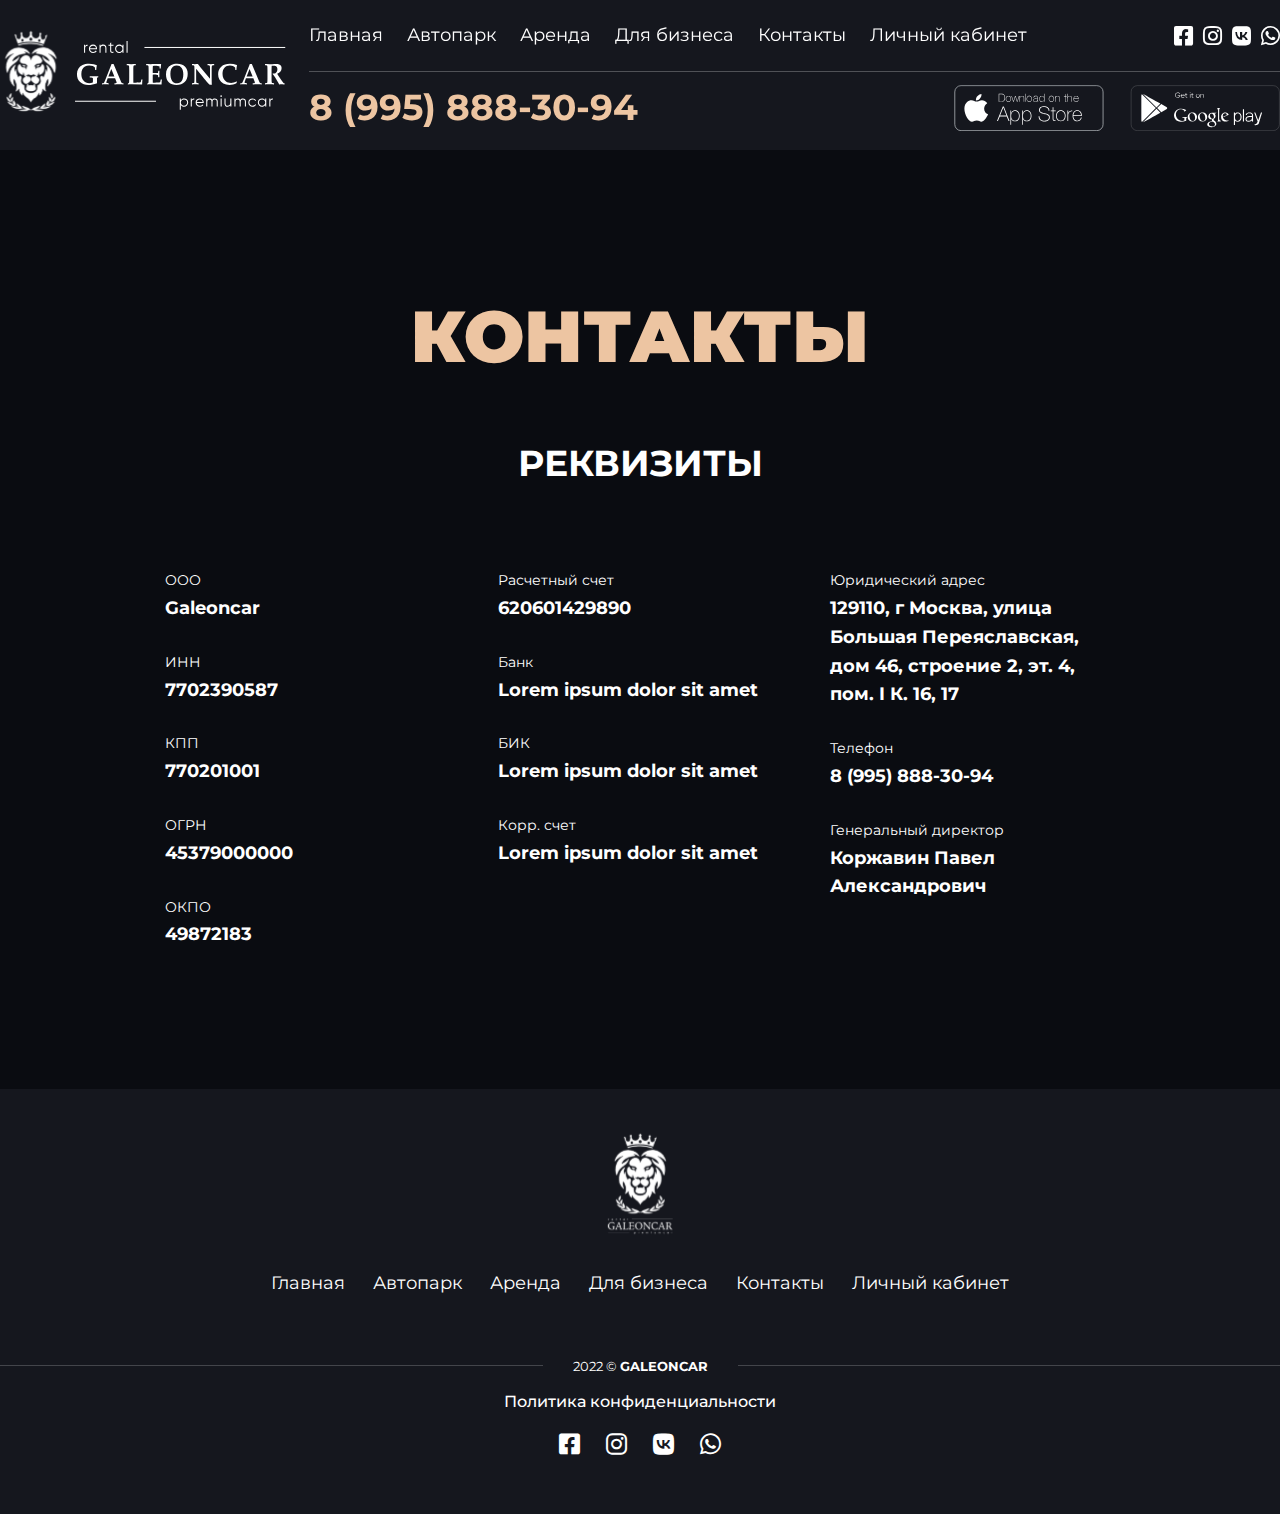
<file: contacts.html>
<!DOCTYPE html>
<html lang="ru">
  <head>
    <meta charset="UTF-8" />
    <meta http-equiv="X-UA-Compatible" content="IE=edge" />
    <meta name="viewport" content="width=device-width, initial-scale=1.0" />
    <title>Контакты</title>
    <link rel="preconnect" href="https://fonts.googleapis.com" />
    <link rel="preconnect" href="https://fonts.gstatic.com" crossorigin />
    <link
      href="https://fonts.googleapis.com/css2?family=Montserrat:wght@400;500;600;700;900&display=swap"
      rel="stylesheet"
    />
    <link rel="stylesheet" href="fonts/css/all.min.css" />
    <link rel="stylesheet" href="css/style.css" />
  </head>
  <body>
    <header class="header">
      <div class="container container--header">
        <a class="header__logo" href="#">
          <img src="img/header/logo.svg" alt="Logo" />
        </a>
        <div class="header__wrap">
          <div class="header__menu">
            <div class="header__links">
              <ul class="header__list">
                <li><a href="index.html">Главная</a></li>
                <li>Автопарк</li>
                <li>Аренда</li>
                <li>Для бизнеса</li>
                <li><a href="contacts.html">Контакты</a></li>
                <li>Личный кабинет</li>
              </ul>
            </div>
            <div class="header__social">
              <a href="https://ru-ru.facebook.com/" target="_blank">
                <i class="fa-brands fa-facebook-square"></i>
              </a>
              <a href="https://www.instagram.com/" target="_blank">
                <i class="fa-brands fa-instagram"></i>
              </a>
              <a href="https://vk.com/" target="_blank">
                <i class="fa-brands fa-vk"></i>
              </a>
              <a href="https://wa.me/79000000000" target="_blank">
                <i class="fa-brands fa-whatsapp"></i>
              </a>
            </div>
          </div>
          <div class="header__contacts">
            <div>
              <a class="header__phone" href="tel:+79958883094"
                >8 (995) 888-30-94</a
              >
            </div>
            <div class="header__apps">
              <a href="https://www.apple.com/ru/app-store/" target="_blank">
                <img src="img/header/app-store.svg" alt="app-store" />
              </a>
              <a
                href="https://play.google.com/store?hl=ru&gl=US"
                target="_blank"
              >
                <img src="img/header/google-play.svg" alt="" />
              </a>
            </div>
          </div>
        </div>
      </div>
    </header>

    <section class="requisites">
      <div class="container">
        <div class="requisites__title">КОНТАКТЫ</div>
        <div class="requisites__subtitle">РЕКВИЗИТЫ</div>
        <div class="requisites__items">
          <div class="requisites__bank">
            <div>
              <span>ООО</span>
              <p>Galeoncar</p>
            </div>
            <div>
              <span>ИНН</span>
              <p>7702390587</p>
            </div>
            <div>
              <span>КПП</span>
              <p>770201001</p>
            </div>
            <div>
              <span>ОГРН</span>
              <p>45379000000</p>
            </div>
            <div>
              <span>ОКПО</span>
              <p>49872183</p>
            </div>
          </div>
          <div class="requisites__bank">
            <div>
              <span>Расчетный счет</span>
              <p>620601429890</p>
            </div>
            <div>
              <span>Банк</span>
              <p>Lorem ipsum dolor sit amet</p>
            </div>
            <div>
              <span>БИК</span>
              <p>Lorem ipsum dolor sit amet</p>
            </div>
            <div>
              <span>Корр. счет</span>
              <p>Lorem ipsum dolor sit amet</p>
            </div>
          </div>
          <div class="requisites__bank">
            <div>
              <span>Юридический адрес</span>
              <p>
                129110, г Москва, улица Большая Переяславская, дом 46, строение 2, эт. 4, пом. I К. 16, 17
              </p>
            </div>
            <div>
              <span>Телефон</span>
              <p>8 (995) 888-30-94</p>
            </div>
            <div>
              <span>Генеральный директор</span>
              <p>Коржавин Павел Александрович </p>
            </div>
          </div>
          </div>
        </div>
      </div>
    </section>

    <section class="contacts">
      <div id="map" class="contacts__map">
        <script
          type="text/javascript"
          charset="utf-8"
          async
          src="https://api-maps.yandex.ru/services/constructor/1.0/js/?um=constructor%3Aec9c8f299af9f015651b99e4b1c63038fa34eec2ddb8d225e9c42a8948b5cef6&amp;width=100%25&amp;height=615&amp;lang=ru_RU&amp;scroll=true"
        ></script>
      </div>
      <div class="contacts__items">
        <div class="contacts__title">КОНТАКТЫ</div>
        <div class="contacts__subtitle">
          Поможем подобрать наилучший вариант
        </div>
        <div class="contacts__adress">
          <div class="contacts__icon">
            <img src="img/contacts/icon01.svg" alt="" />
          </div>
          <div class="contacts__text">
            <div>Наш адрес:</div>
            <div class="contacts__span">Санкт-Петербург, Таежная улица, 37</div>
          </div>
        </div>
        <div class="contacts__adress">
          <div class="contacts__icon">
            <img src="img/contacts/icon02.svg" alt="" />
          </div>
          <div class="contacts__text">
            <div>Наша почта:</div>
            <div class="contacts__span">galeoncar@internet.ru</div>
          </div>
        </div>
        <div class="contacts__button-phone">
          <div class="contacts__button">
            <button>ЗАКАЗАТЬ МАШИНУ</button>
          </div>
          <div class="contacts__phone">
            <div>8 (995) 888-30-94</div>
            <div class="contacts__phone-text">
              Звоните или оставляйте заявку
            </div>
          </div>
        </div>
        <div class="contacts__social">
          <div class="contacts__social-text">Мы в соц сетях:</div>
          <div class="contacts__social-icons">
            <a href="https://ru-ru.facebook.com/" target="_blank">
              <i class="fa-brands fa-facebook-square"></i>
            </a>
            <a href="https://www.instagram.com/" target="_blank">
              <i class="fa-brands fa-instagram"></i>
            </a>
            <a href="https://vk.com/" target="_blank">
              <i class="fa-brands fa-vk"></i>
            </a>
            <a href="https://wa.me/79000000000" target="_blank">
              <i class="fa-brands fa-whatsapp"></i>
            </a>
          </div>
        </div>
      </div>
    </section>

    <footer class="footer">
      <img src="img/footer/footer-logo.svg" alt="logo" />
      <div class="footer__menu">
        <a href="#">Главная</a>
        <a href="#">Автопарк</a>
        <a href="#">Аренда</a>
        <a href="#">Для бизнеса</a>
        <a href="#">Контакты</a>
        <a href="#">Личный кабинет</a>
      </div>
      <div class="footer__copyright">2022 © <span>galeoncar</span></div>
      <div class="footer__privacy-policy">Политика конфиденциальности</div>
      <div class="footer__social-icons">
        <a href="https://ru-ru.facebook.com/" target="_blank">
          <i class="fa-brands fa-facebook-square"></i>
        </a>
        <a href="https://www.instagram.com/" target="_blank">
          <i class="fa-brands fa-instagram"></i>
        </a>
        <a href="https://vk.com/" target="_blank">
          <i class="fa-brands fa-vk"></i>
        </a>
        <a href="https://wa.me/79000000000" target="_blank">
          <i class="fa-brands fa-whatsapp"></i>
        </a>
      </div>
    </footer>
  </body>
</html>
</file>
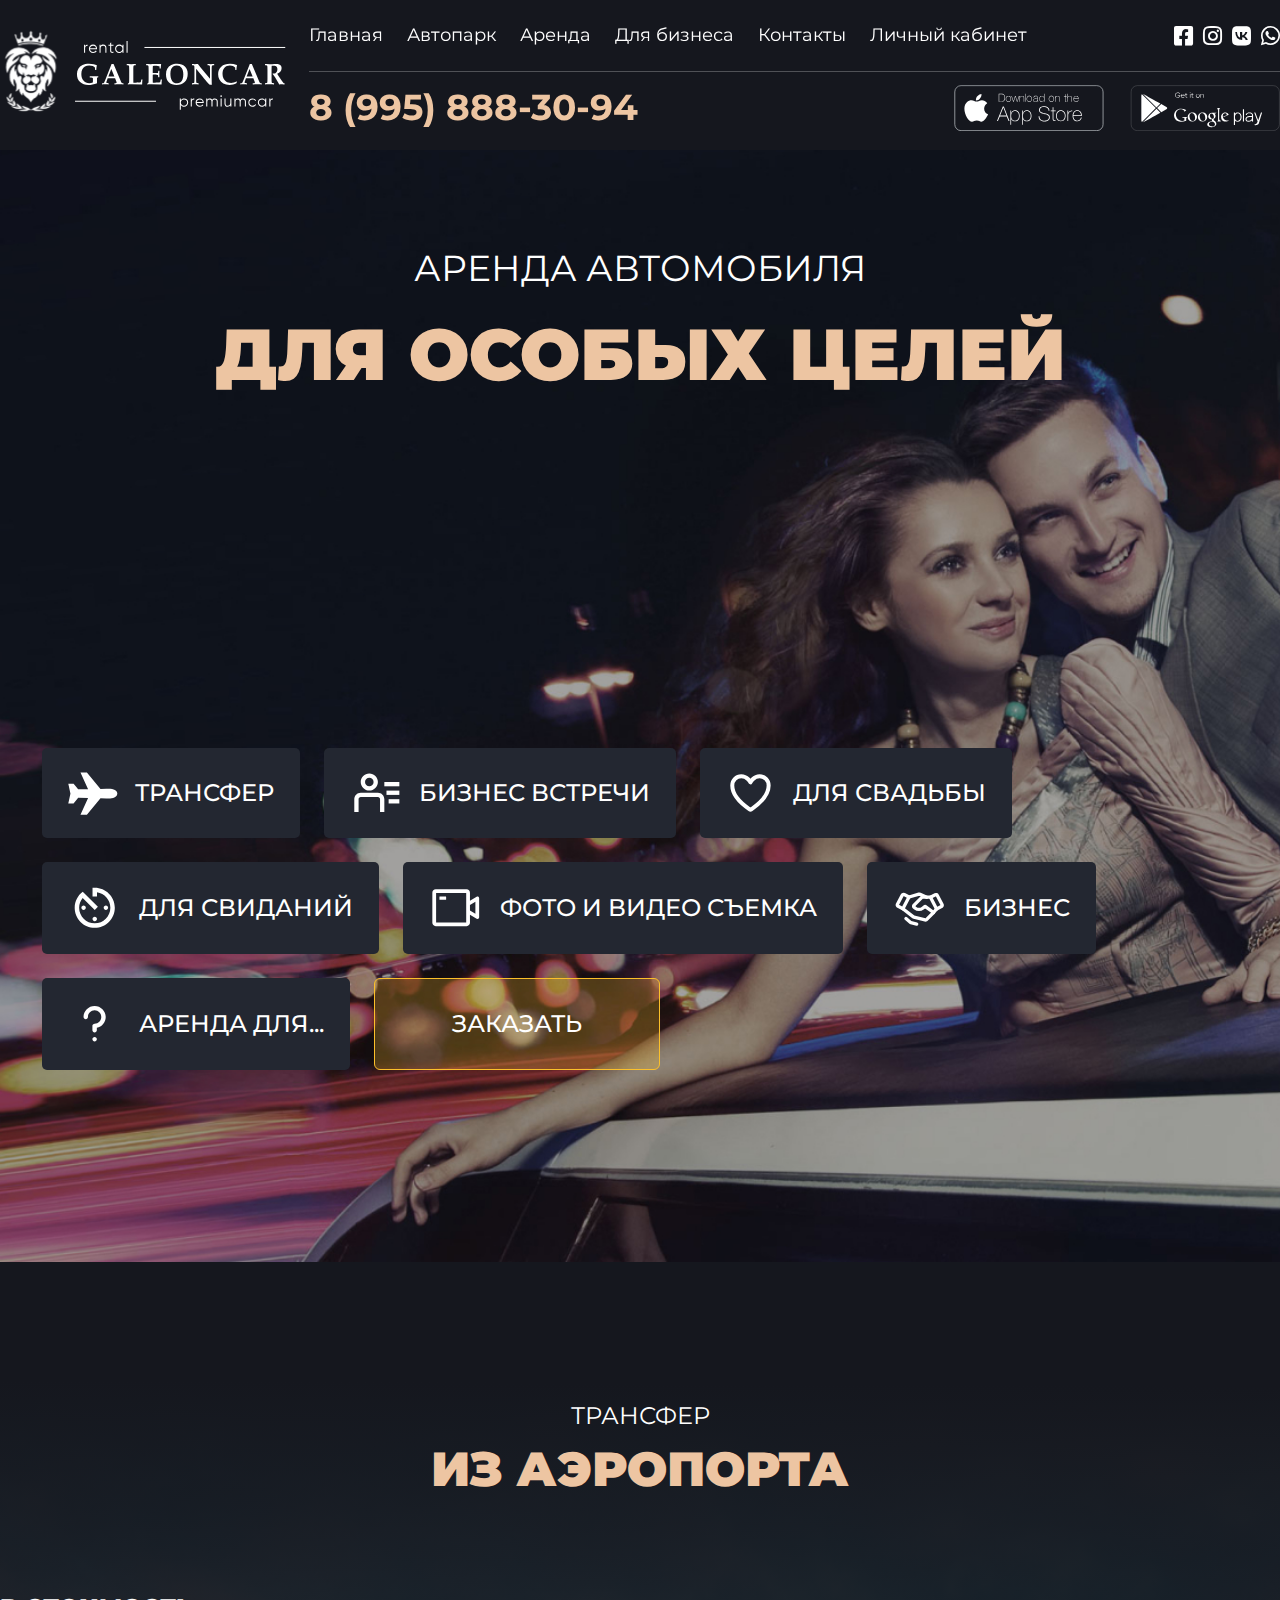
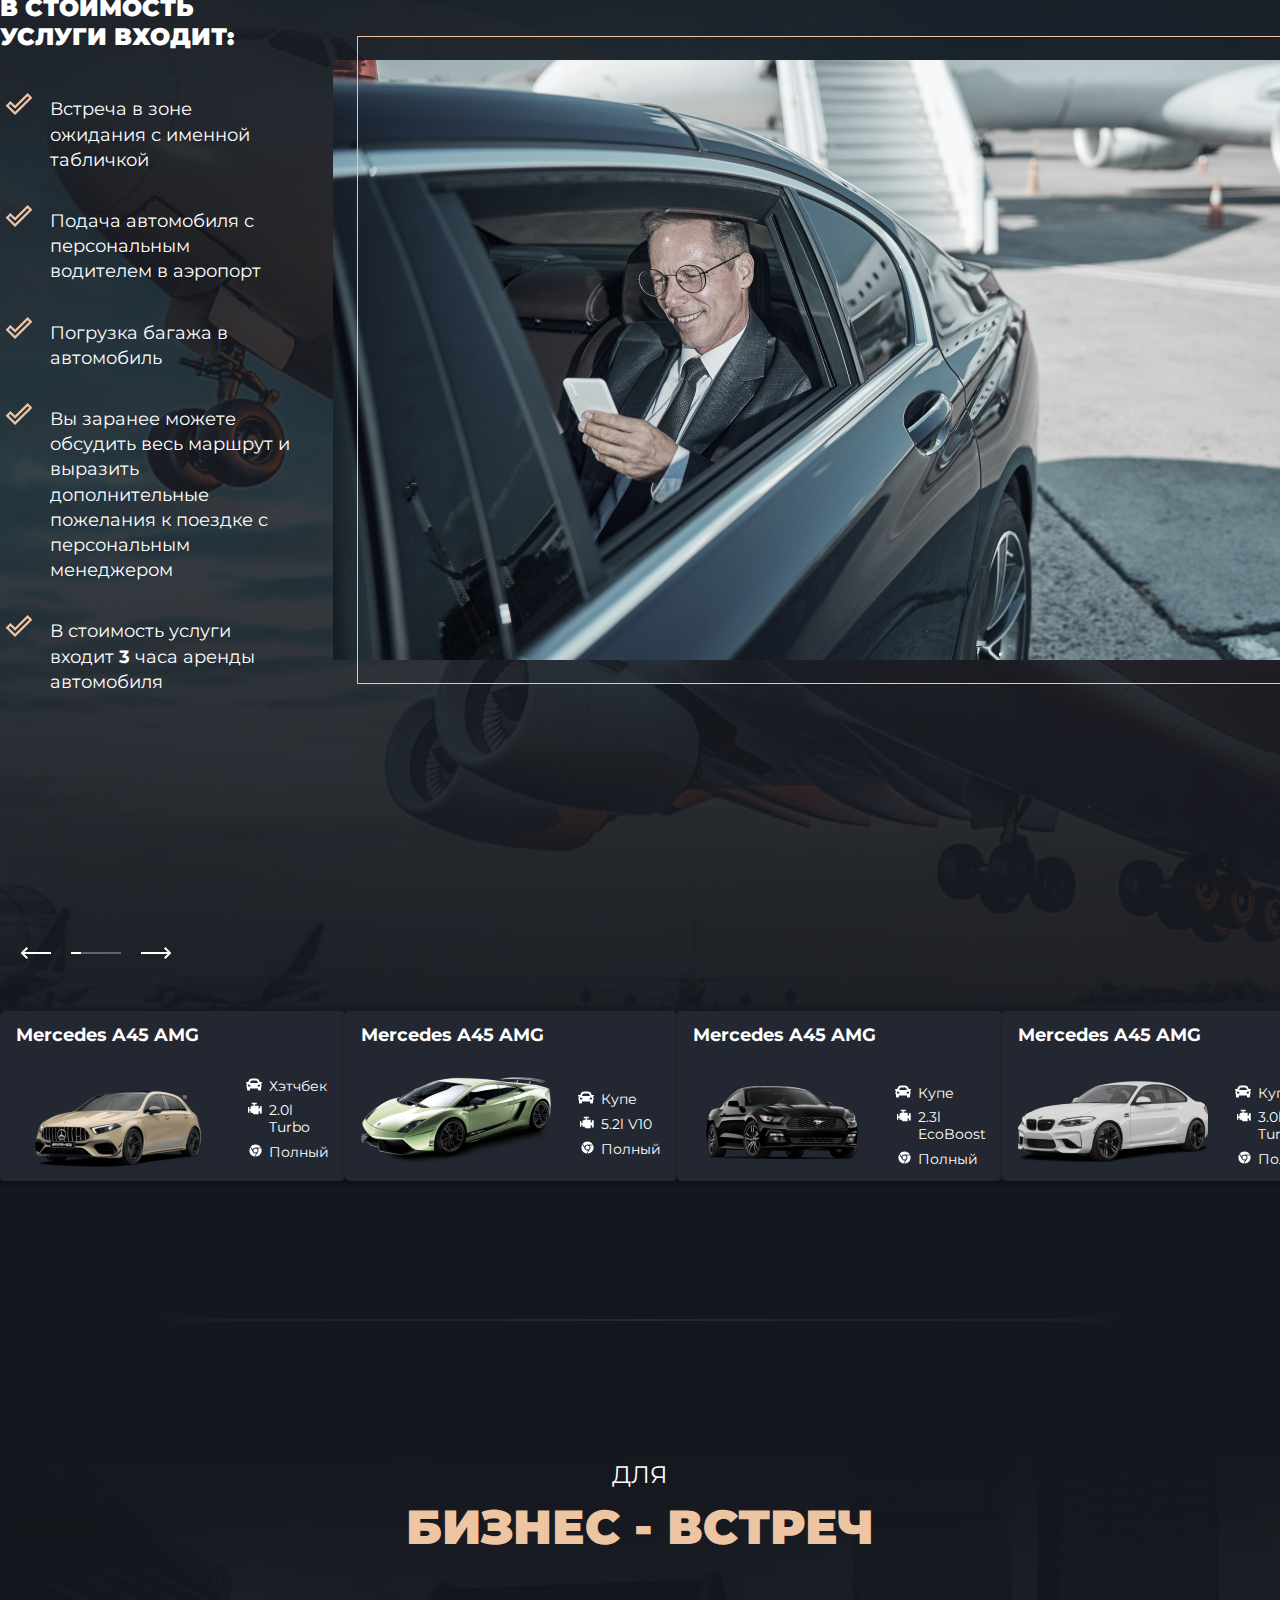
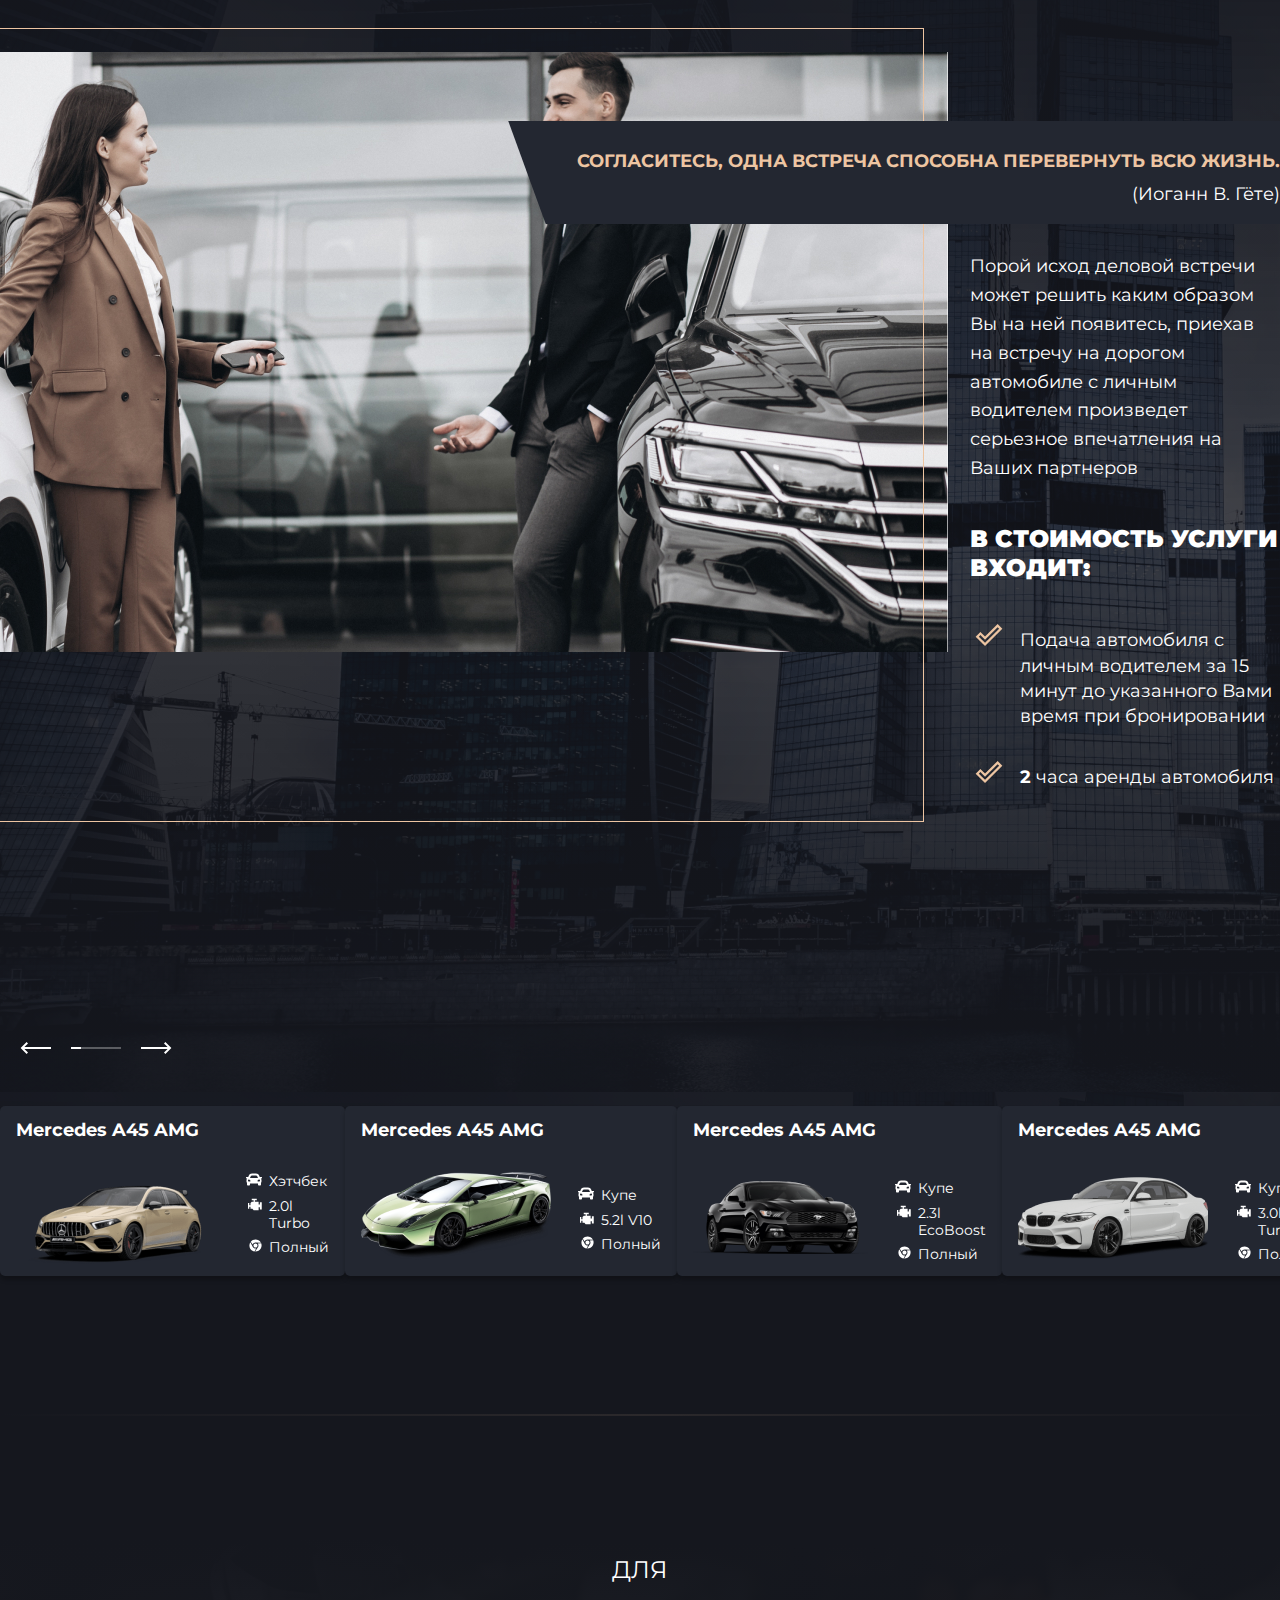
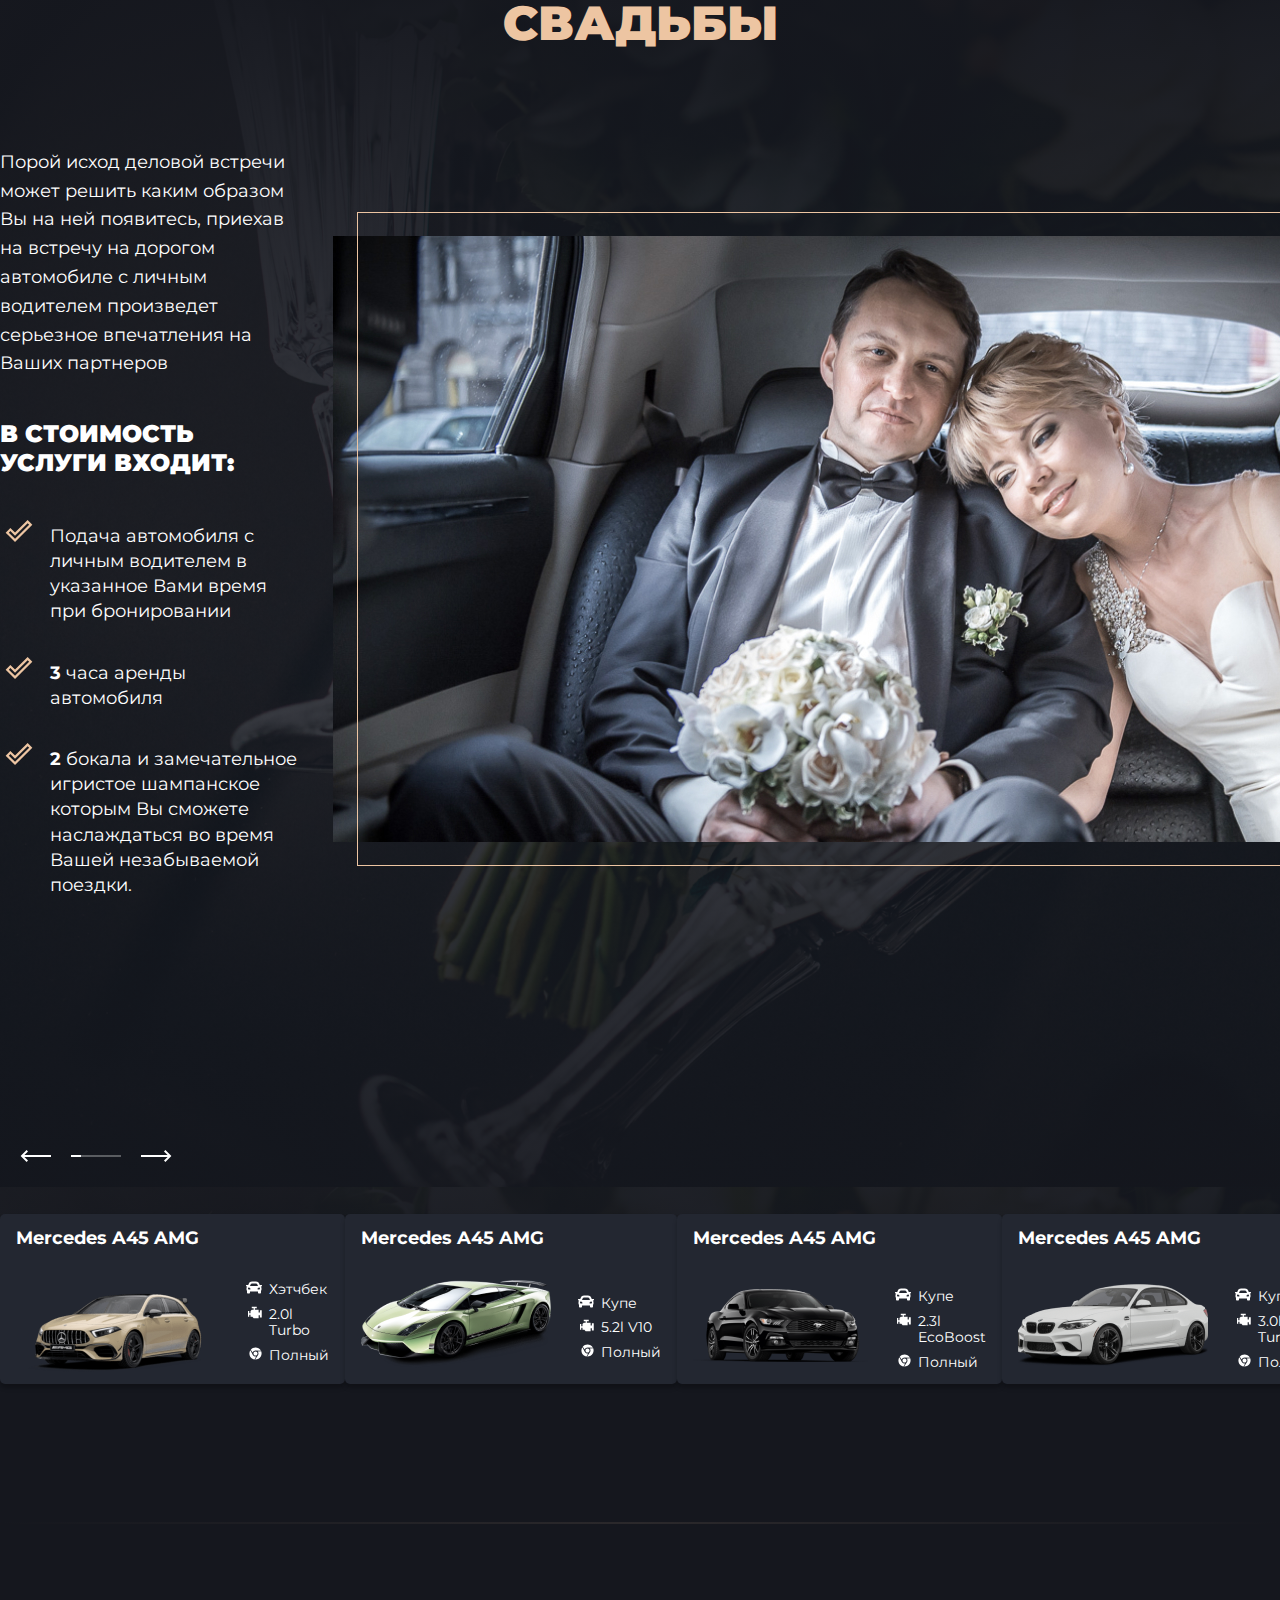
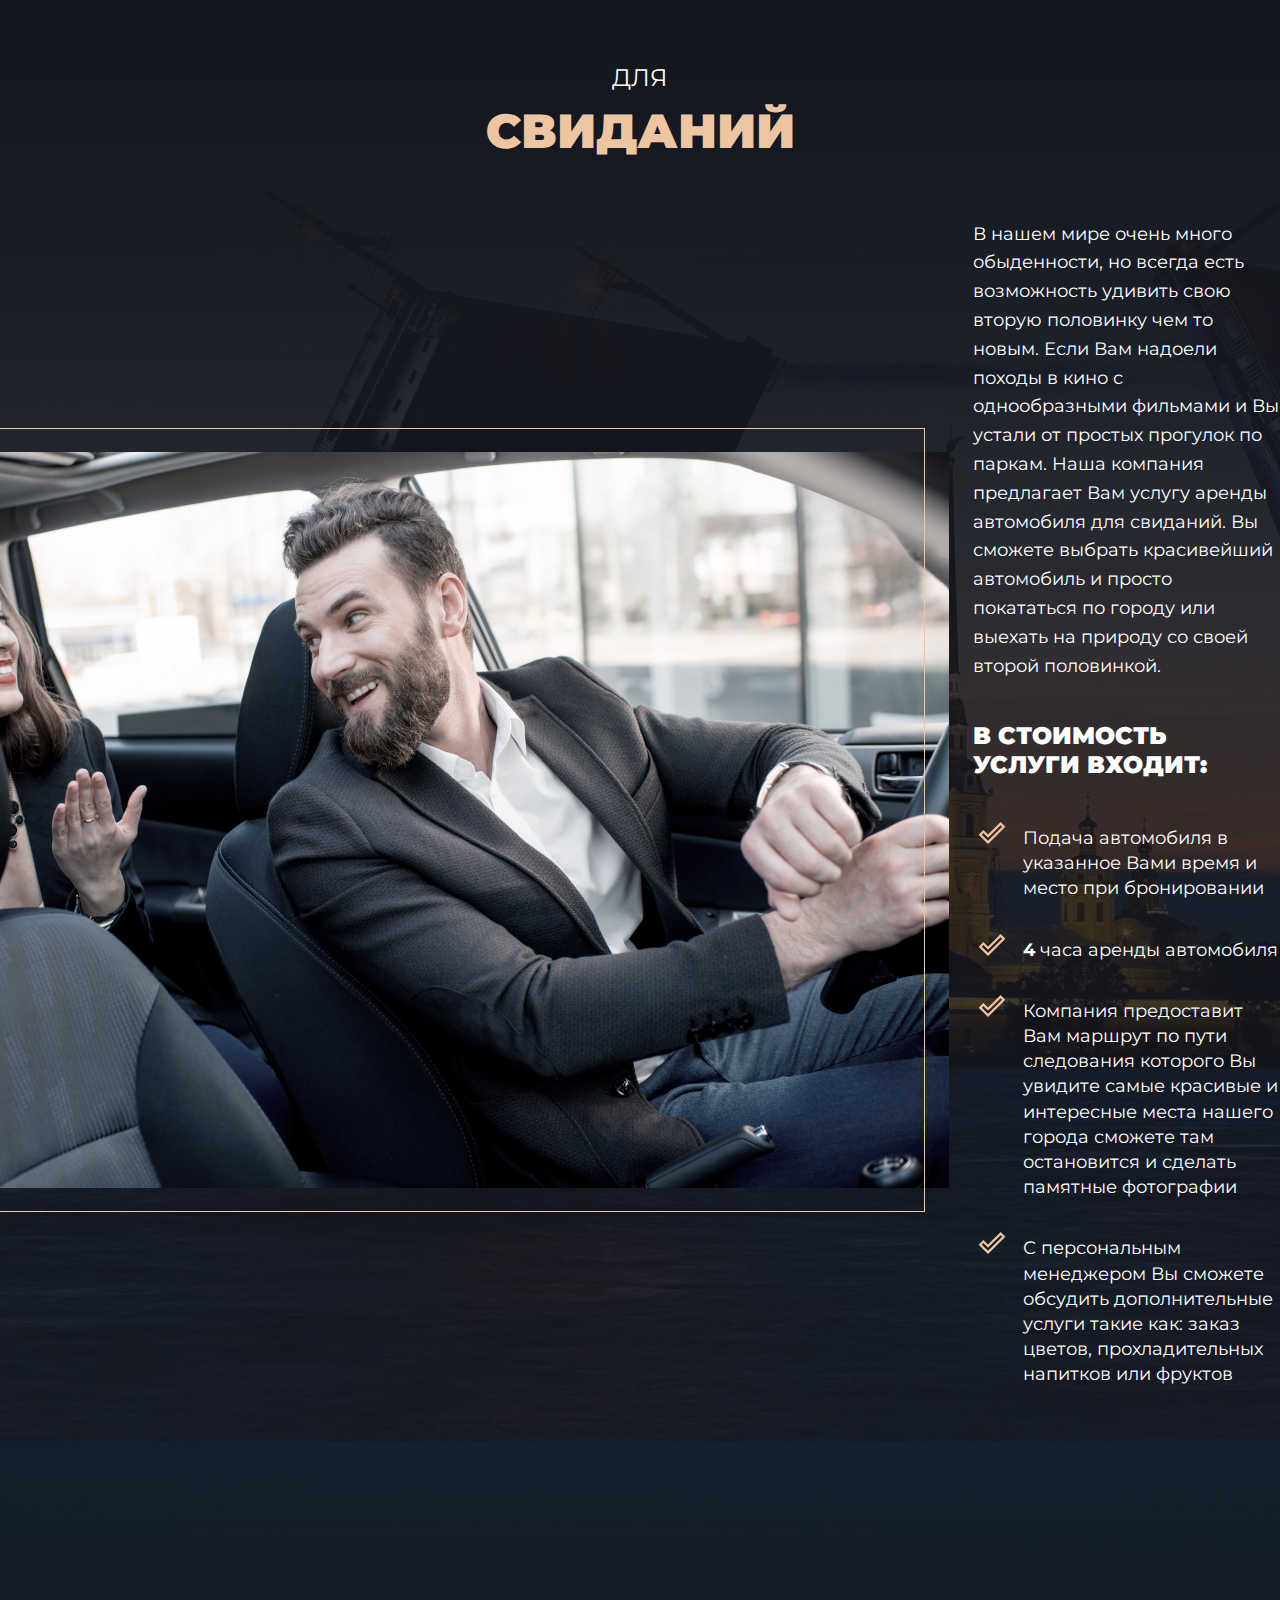
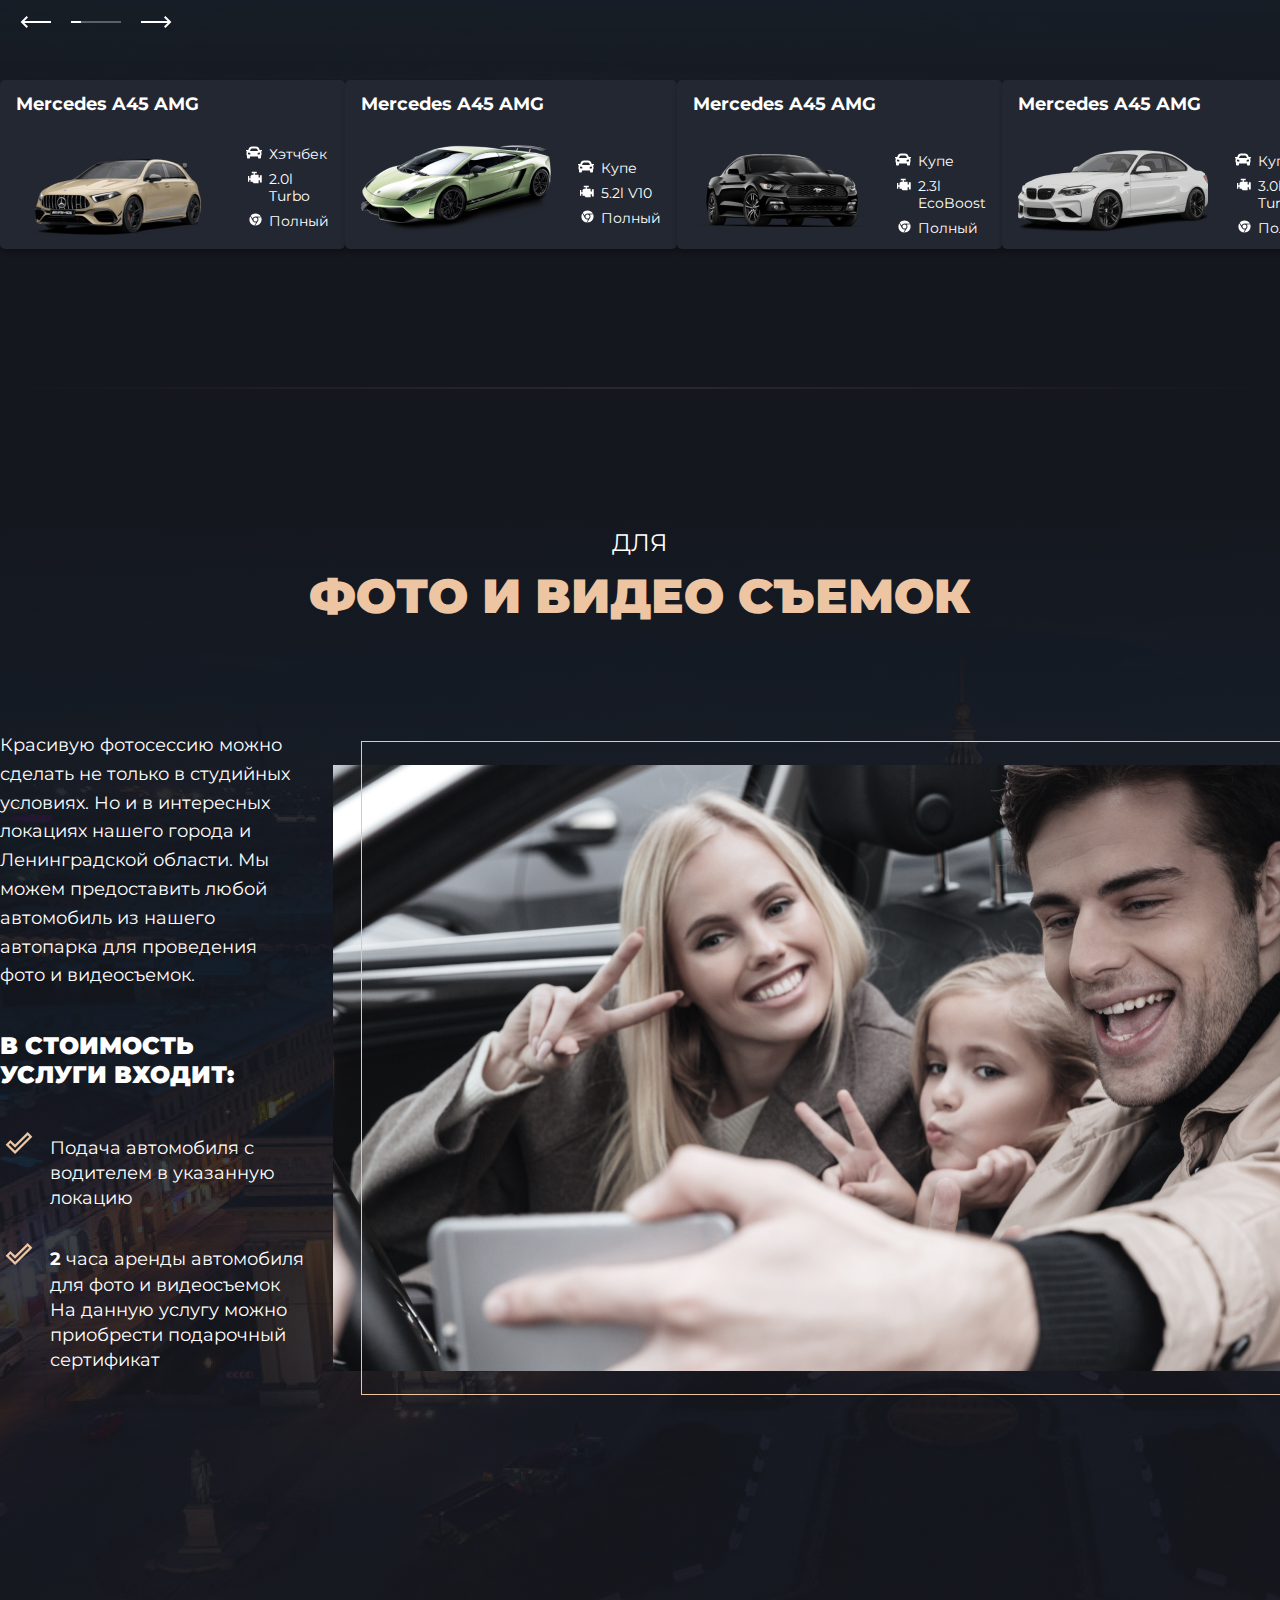
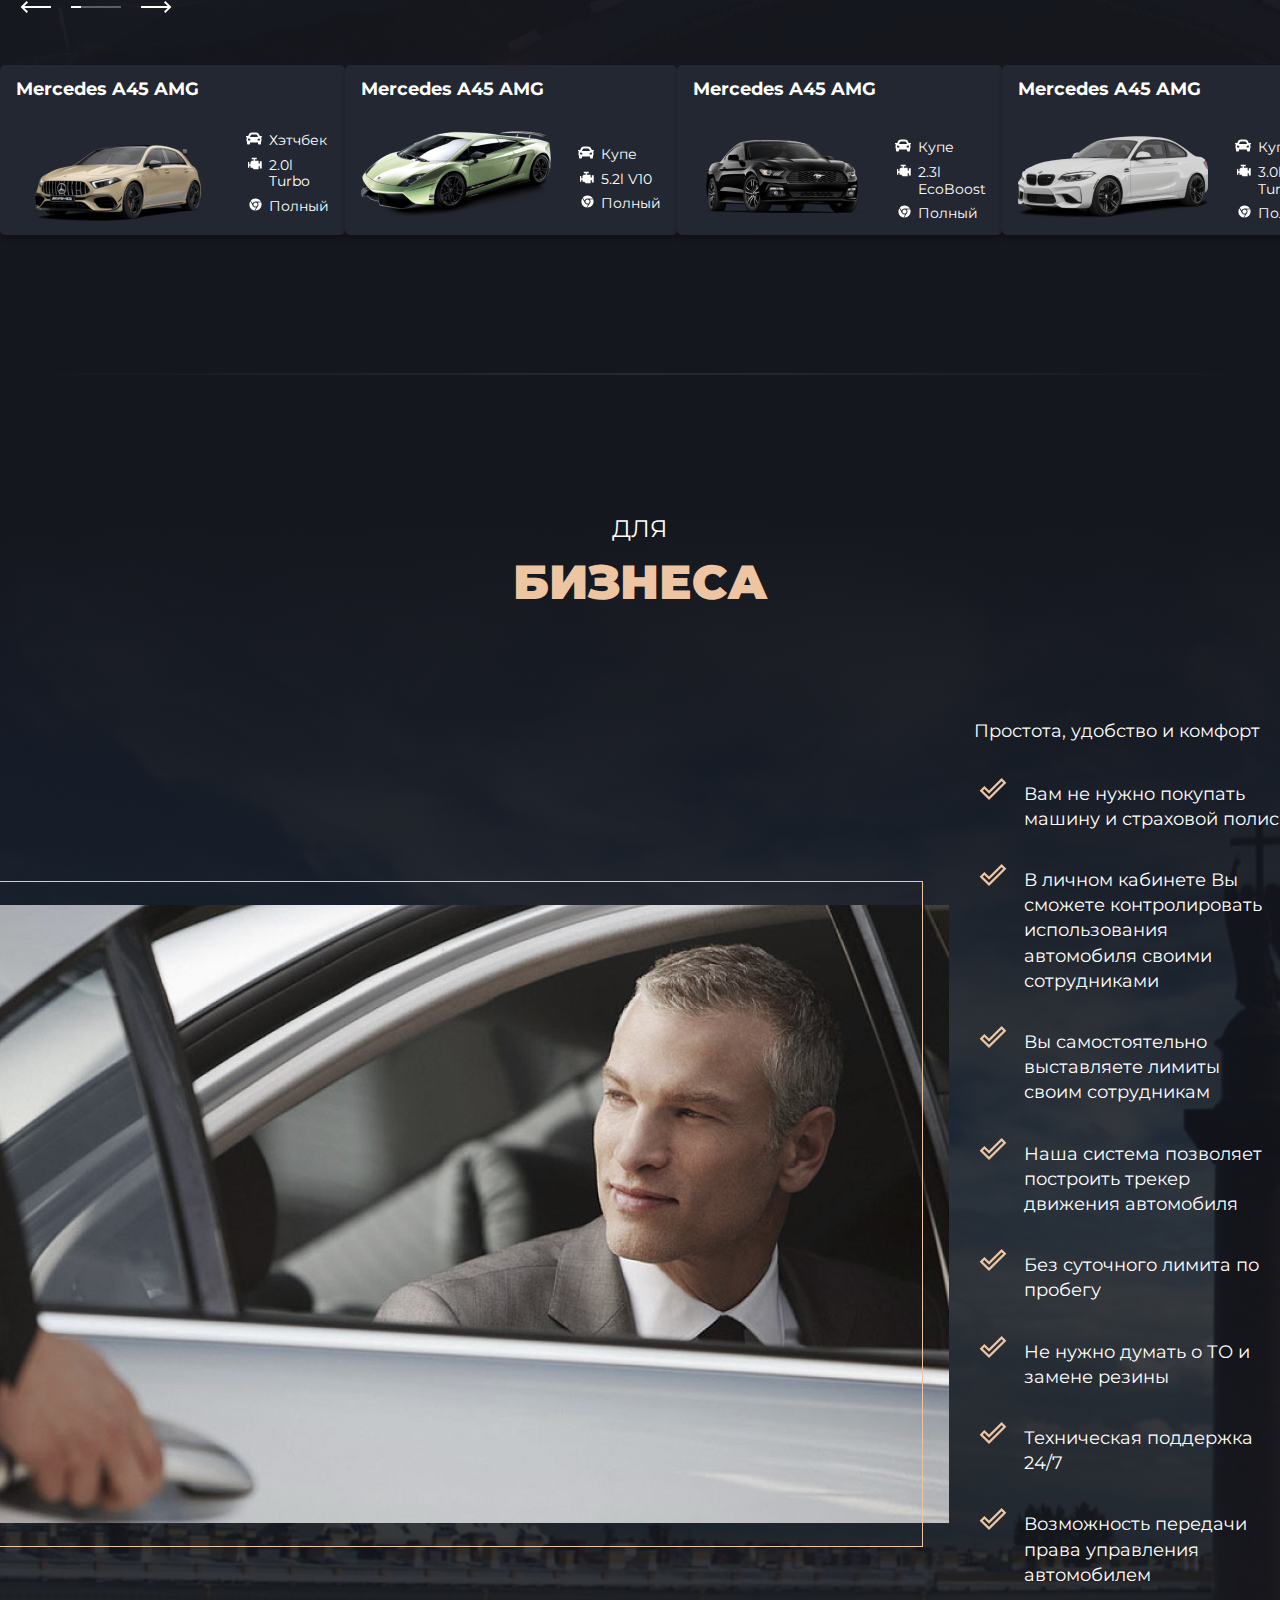
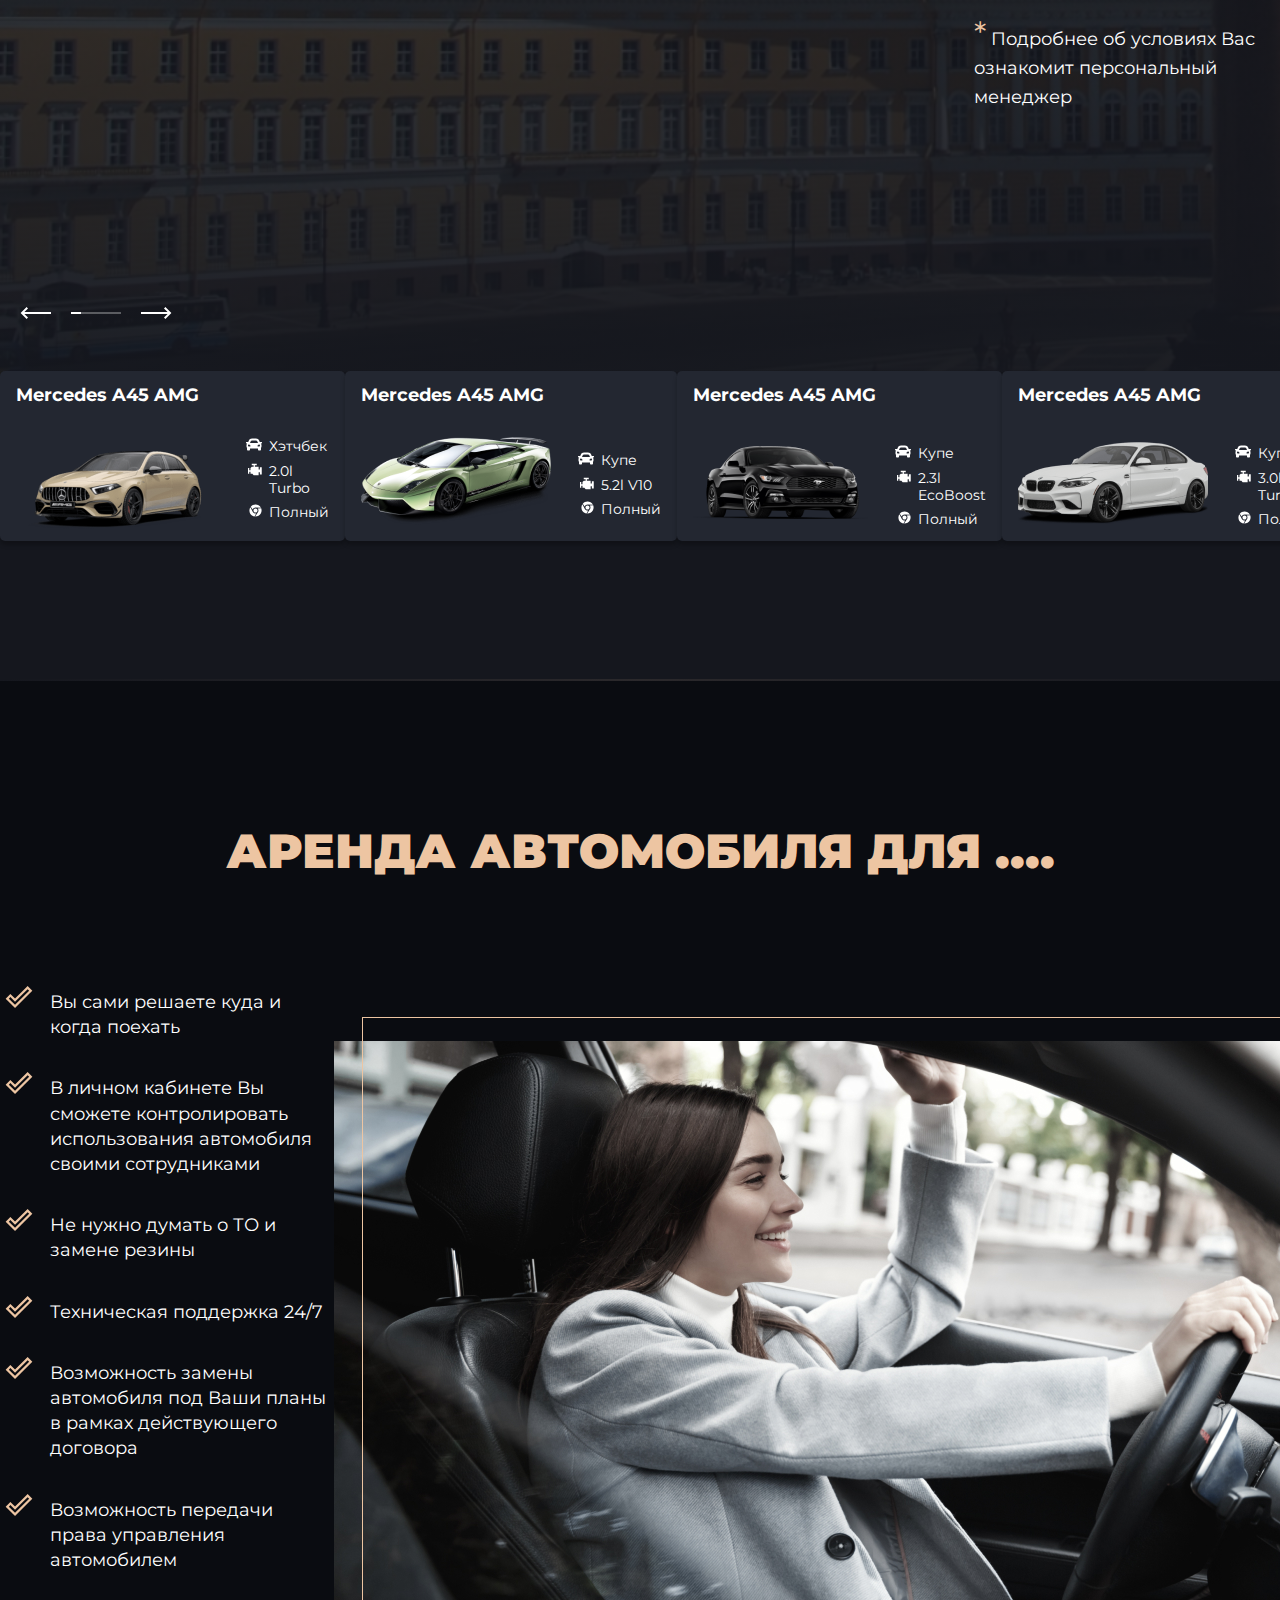
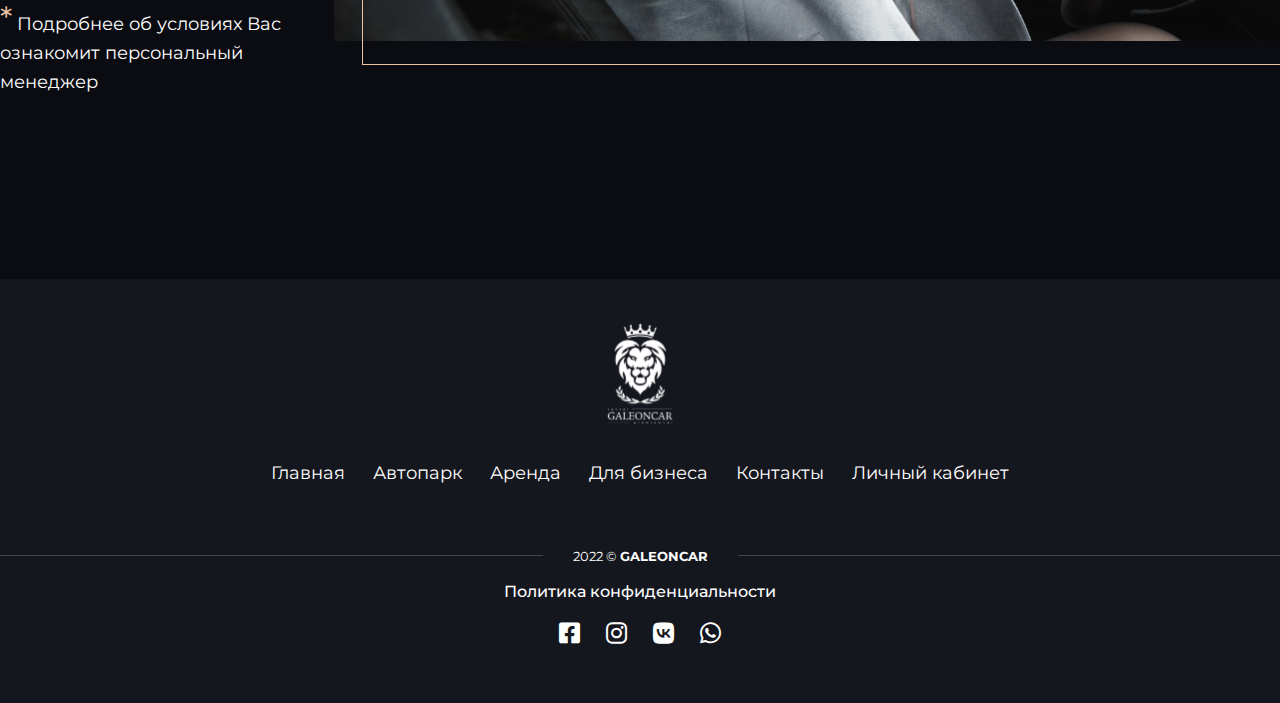
<file: special.html>
<!DOCTYPE html>
<html lang="ru">
  <head>
    <meta charset="UTF-8" />
    <meta http-equiv="X-UA-Compatible" content="IE=edge" />
    <meta name="viewport" content="width=device-width, initial-scale=1.0" />
    <title>Аренда автомобиля для особых целей</title>
    <link rel="preconnect" href="https://fonts.googleapis.com" />
    <link rel="preconnect" href="https://fonts.gstatic.com" crossorigin />
    <link
      href="https://fonts.googleapis.com/css2?family=Montserrat:wght@400;500;600;700;900&display=swap"
      rel="stylesheet"
    />
    <link rel="stylesheet" href="fonts/css/all.min.css" />
    <link rel="stylesheet" href="css/style.css" />
  </head>
  <body>
    <header class="header">
      <div class="container container--header">
        <a class="header__logo" href="#">
          <img src="img/header/logo.svg" alt="Logo" />
        </a>
        <div class="header__wrap">
          <div class="header__menu">
            <div class="header__links">
              <ul class="header__list">
                <li><a href="index.html">Главная</a></li>
                <li>Автопарк</li>
                <li><a href="terms.html">Аренда</a></li>
                <li>Для бизнеса</li>
                <li><a href="contacts.html">Контакты</a></li>
                <li>Личный кабинет</li>
              </ul>
            </div>
            <div class="header__social">
              <a href="https://ru-ru.facebook.com/" target="_blank">
                <i class="fa-brands fa-facebook-square"></i>
              </a>
              <a href="https://www.instagram.com/" target="_blank">
                <i class="fa-brands fa-instagram"></i>
              </a>
              <a href="https://vk.com/" target="_blank">
                <i class="fa-brands fa-vk"></i>
              </a>
              <a href="https://wa.me/79000000000" target="_blank">
                <i class="fa-brands fa-whatsapp"></i>
              </a>
            </div>
          </div>
          <div class="header__contacts">
            <div>
              <a class="header__phone" href="tel:+79958883094"
                >8 (995) 888-30-94</a
              >
            </div>
            <div class="header__apps">
              <a href="https://www.apple.com/ru/app-store/" target="_blank">
                <img src="img/header/app-store.svg" alt="app-store" />
              </a>
              <a
                href="https://play.google.com/store?hl=ru&gl=US"
                target="_blank"
              >
                <img src="img/header/google-play.svg" alt="" />
              </a>
            </div>
          </div>
        </div>
      </div>
    </header>

    <section class="special">
      <div class="special__page">
        <div class="container">
          <div class="special__title">АРЕНДА АВТОМОБИЛЯ</div>
          <div class="special__subtitle">ДЛЯ ОСОБЫХ ЦЕЛЕЙ</div>
          <div class="special__items">
            <div class="special__item">
              <img src="img/special/img01.svg" alt="img01" />
              <p>ТРАНСФЕР</p>
            </div>
            <div class="special__item">
              <img src="img/special/img02.svg" alt="img02" />
              <p>бизнес встречи</p>
            </div>
            <div class="special__item">
              <img src="img/special/img03.svg" alt="img03" />
              <p>для свадьбы</p>
            </div>
            <div class="special__item">
              <img src="img/special/img04.svg" alt="img04" />
              <p>для свиданий</p>
            </div>
            <div class="special__item">
              <img src="img/special/img05.svg" alt="img05" />
              <p>фото и видео съемка</p>
            </div>
            <div class="special__item">
              <img src="img/special/img06.svg" alt="img06" />
              <p>бизнес</p>
            </div>
            <div class="special__item">
              <img src="img/special/img07.svg" alt="img07" />
              <p>Аренда для...</p>
            </div>
            <button class="special__btn">ЗАКАЗАТЬ</button>
          </div>
        </div>
      </div>
    </section>

    <section class="transfer">
      <div class="container container-line">
        <div class="transfer__title title">ТРАНСФЕР</div>
        <div class="transfer__subtitle subtitle">ИЗ АЭРОПОРТА</div>
        <div class="transfer__items">
          <div class="transfer__list">
            <div class="transfer__list-title list-title">
              В стоимость услуги входит:
            </div>
            <ul class="transfer__li li">
              <li>Встреча в зоне ожидания с именной табличкой</li>
              <li>Подача автомобиля с персональным водителем в аэропорт</li>
              <li>Погрузка багажа в автомобиль</li>
              <li>
                Вы заранее можете обсудить весь маршрут и выразить
                дополнительные пожелания к поездке с персональным менеджером
              </li>
              <li>В стоимость услуги входит <b>3</b> часа аренды автомобиля</li>
            </ul>
          </div>
          <div class="transfer__img">
            <img src="img/special/transfer.jpg" alt="transfer" />
          </div>
        </div>
        <div class="cars">
          <div class="slider__pagination cars__pagination">
            <button class="slider__arrow slider__arrow--left">
              <img src="img/reviews/arrow-right.svg" alt="arrow-left" />
            </button>
            <div class="slider__dot slider__dot--active"></div>
            <div class="slider__dot"></div>
            <div class="slider__dot"></div>
            <div class="slider__dot"></div>
            <div class="slider__dot"></div>
            <button class="slider__arrow">
              <img src="img/reviews/arrow-right.svg" alt="arrow-right" />
            </button>
          </div>
          <div class="car__items">
            <div class="car__item">
              <div class="car__title">Mercedes A45 AMG</div>
              <div class="car__list">
                <div>
                  <img src="img/special/car01.png" alt="car01" />
                </div>
                <div class="car__ul">
                  <ul class="car__li">
                    <li>Хэтчбек</li>
                    <li>2.0l Turbo</li>
                    <li>Полный</li>
                  </ul>
                </div>
              </div>
            </div>

            <div class="car__item">
              <div class="car__title mb-30">Mercedes A45 AMG</div>
              <div class="car__list">
                <div>
                  <img src="img/special/car02.png" alt="car02" />
                </div>
                <div class="car__ul">
                  <ul class="car__li">
                    <li>Купе</li>
                    <li>5.2l V10</li>
                    <li>Полный</li>
                  </ul>
                </div>
              </div>
            </div>

            <div class="car__item">
              <div class="car__title mb-30">Mercedes A45 AMG</div>
              <div class="car__list">
                <div>
                  <img src="img/special/car03.png" alt="car03" />
                </div>
                <div class="car__ul">
                  <ul class="car__li">
                    <li>Купе</li>
                    <li>2.3l EcoBoost</li>
                    <li>Полный</li>
                  </ul>
                </div>
              </div>
            </div>

            <div class="car__item">
              <div class="car__title mb-30">Mercedes A45 AMG</div>
              <div class="car__list">
                <div>
                  <img src="img/special/car04.png" alt="car04" />
                </div>
                <div class="car__ul">
                  <ul class="car__li">
                    <li>Купе</li>
                    <li>3.0l Turbo</li>
                    <li>Полный</li>
                  </ul>
                </div>
              </div>
            </div>
          </div>
        </div>
      </div>
    </section>

    <section class="business">
      <div class="container container-line">
        <div class="business__title title">для</div>
        <div class="business__subtitle subtitle">БИЗНЕС - ВСТРЕЧ</div>
        <div class="business__items">
          <div class="business__quote">
            <p class="business__quote-text">
              Согласитесь, одна встреча способна перевернуть всю жизнь.
            </p>
            <p>(Иоганн В. Гёте)</p>
          </div>
          <div class="business__img">
            <img src="img/special/business.jpg" alt="business" />
          </div>
          <div class="business__list">
            <div class="business__text text">
              Порой исход деловой встречи может решить каким образом Вы на ней
              появитесь, приехав на встречу на дорогом автомобиле с личным
              водителем произведет серьезное впечатления на Ваших партнеров
            </div>
            <div class="business__list-title list-title">
              В стоимость услуги входит:
            </div>
            <ul class="business__li li">
              <li>
                Подача автомобиля с личным водителем за 15 минут до указанного
                Вами время при бронировании
              </li>
              <li><b>2</b> часа аренды автомобиля</li>
            </ul>
          </div>
        </div>
        <div class="cars">
          <div class="slider__pagination cars__pagination">
            <button class="slider__arrow slider__arrow--left">
              <img src="img/reviews/arrow-right.svg" alt="arrow-left" />
            </button>
            <div class="slider__dot slider__dot--active"></div>
            <div class="slider__dot"></div>
            <div class="slider__dot"></div>
            <div class="slider__dot"></div>
            <div class="slider__dot"></div>
            <button class="slider__arrow">
              <img src="img/reviews/arrow-right.svg" alt="arrow-right" />
            </button>
          </div>
          <div class="car__items">
            <div class="car__item">
              <div class="car__title">Mercedes A45 AMG</div>
              <div class="car__list">
                <div>
                  <img src="img/special/car01.png" alt="car01" />
                </div>
                <div class="car__ul">
                  <ul class="car__li">
                    <li>Хэтчбек</li>
                    <li>2.0l Turbo</li>
                    <li>Полный</li>
                  </ul>
                </div>
              </div>
            </div>

            <div class="car__item">
              <div class="car__title mb-30">Mercedes A45 AMG</div>
              <div class="car__list">
                <div>
                  <img src="img/special/car02.png" alt="car02" />
                </div>
                <div class="car__ul">
                  <ul class="car__li">
                    <li>Купе</li>
                    <li>5.2l V10</li>
                    <li>Полный</li>
                  </ul>
                </div>
              </div>
            </div>

            <div class="car__item">
              <div class="car__title mb-30">Mercedes A45 AMG</div>
              <div class="car__list">
                <div>
                  <img src="img/special/car03.png" alt="car03" />
                </div>
                <div class="car__ul">
                  <ul class="car__li">
                    <li>Купе</li>
                    <li>2.3l EcoBoost</li>
                    <li>Полный</li>
                  </ul>
                </div>
              </div>
            </div>

            <div class="car__item">
              <div class="car__title mb-30">Mercedes A45 AMG</div>
              <div class="car__list">
                <div>
                  <img src="img/special/car04.png" alt="car04" />
                </div>
                <div class="car__ul">
                  <ul class="car__li">
                    <li>Купе</li>
                    <li>3.0l Turbo</li>
                    <li>Полный</li>
                  </ul>
                </div>
              </div>
            </div>
          </div>
        </div>
      </div>
    </section>

    <section class="wedding">
      <div class="container container-line">
        <div class="wedding__title title">для</div>
        <div class="wedding__subtitle subtitle">СВАДЬБЫ</div>
        <div class="wedding__items">
          <div class="wedding__list">
            <div class="wedding__text text">
              Порой исход деловой встречи может решить каким образом Вы на ней
              появитесь, приехав на встречу на дорогом автомобиле с личным
              водителем произведет серьезное впечатления на Ваших партнеров
            </div>
            <div class="wedding__list-title list-title">
              В стоимость услуги входит:
            </div>
            <ul class="wedding__li li">
              <li>
                Подача автомобиля с личным водителем в указанное Вами время при
                бронировании
              </li>
              <li><b>3</b> часа аренды автомобиля</li>
              <li>
                <b>2</b> бокала и замечательное игристое шампанское которым Вы
                сможете наслаждаться во время Вашей незабываемой поездки.
              </li>
            </ul>
          </div>
          <div class="wedding__img">
            <img src="img/special/wedding.jpg" alt="wedding" />
          </div>
        </div>
        <div class="cars">
          <div class="slider__pagination cars__pagination">
            <button class="slider__arrow slider__arrow--left">
              <img src="img/reviews/arrow-right.svg" alt="arrow-left" />
            </button>
            <div class="slider__dot slider__dot--active"></div>
            <div class="slider__dot"></div>
            <div class="slider__dot"></div>
            <div class="slider__dot"></div>
            <div class="slider__dot"></div>
            <button class="slider__arrow">
              <img src="img/reviews/arrow-right.svg" alt="arrow-right" />
            </button>
          </div>
          <div class="car__items">
            <div class="car__item">
              <div class="car__title">Mercedes A45 AMG</div>
              <div class="car__list">
                <div>
                  <img src="img/special/car01.png" alt="car01" />
                </div>
                <div class="car__ul">
                  <ul class="car__li">
                    <li>Хэтчбек</li>
                    <li>2.0l Turbo</li>
                    <li>Полный</li>
                  </ul>
                </div>
              </div>
            </div>

            <div class="car__item">
              <div class="car__title mb-30">Mercedes A45 AMG</div>
              <div class="car__list">
                <div>
                  <img src="img/special/car02.png" alt="car02" />
                </div>
                <div class="car__ul">
                  <ul class="car__li">
                    <li>Купе</li>
                    <li>5.2l V10</li>
                    <li>Полный</li>
                  </ul>
                </div>
              </div>
            </div>

            <div class="car__item">
              <div class="car__title mb-30">Mercedes A45 AMG</div>
              <div class="car__list">
                <div>
                  <img src="img/special/car03.png" alt="car03" />
                </div>
                <div class="car__ul">
                  <ul class="car__li">
                    <li>Купе</li>
                    <li>2.3l EcoBoost</li>
                    <li>Полный</li>
                  </ul>
                </div>
              </div>
            </div>
            <div class="car__item">
              <div class="car__title mb-30">Mercedes A45 AMG</div>
              <div class="car__list">
                <div>
                  <img src="img/special/car04.png" alt="car04" />
                </div>
                <div class="car__ul">
                  <ul class="car__li">
                    <li>Купе</li>
                    <li>3.0l Turbo</li>
                    <li>Полный</li>
                  </ul>
                </div>
              </div>
            </div>
          </div>
        </div>
      </div>
    </section>

    <section class="date">
      <div class="container container-line">
        <div class="date__title title">для</div>
        <div class="date__subtitle subtitle">СВИДАНИЙ</div>
        <div class="date__items">
          <div class="date__img">
            <img src="img/special/date.jpg" alt="date" />
          </div>
          <div class="date__list">
            <div class="date__text text">
              В нашем мире очень много обыденности, но всегда есть возможность
              удивить свою вторую половинку чем то новым. Если Вам надоели
              походы в кино с однообразными фильмами и Вы устали от простых
              прогулок по паркам. Наша компания предлагает Вам услугу аренды
              автомобиля для свиданий. Вы сможете выбрать красивейший автомобиль
              и просто покататься по городу или выехать на природу со своей
              второй половинкой.
            </div>

            <div class="date__list-title list-title">
              В стоимость услуги входит:
            </div>
            <ul class="date__li li">
              <li>
                Подача автомобиля в указанное Вами время и место при
                бронировании
              </li>
              <li><b>4</b> часа аренды автомобиля</li>
              <li>
                Компания предоставит Вам маршрут по пути следования которого Вы
                увидите самые красивые и интересные места нашего города сможете
                там остановится и сделать памятные фотографии
              </li>
              <li>
                С персональным менеджером Вы сможете обсудить дополнительные
                услуги такие как: заказ цветов, прохладительных напитков или
                фруктов
              </li>
            </ul>
          </div>
        </div>
        <div class="cars">
          <div class="slider__pagination cars__pagination">
            <button class="slider__arrow slider__arrow--left">
              <img src="img/reviews/arrow-right.svg" alt="arrow-left" />
            </button>
            <div class="slider__dot slider__dot--active"></div>
            <div class="slider__dot"></div>
            <div class="slider__dot"></div>
            <div class="slider__dot"></div>
            <div class="slider__dot"></div>
            <button class="slider__arrow">
              <img src="img/reviews/arrow-right.svg" alt="arrow-right" />
            </button>
          </div>
          <div class="car__items">
            <div class="car__item">
              <div class="car__title">Mercedes A45 AMG</div>
              <div class="car__list">
                <div>
                  <img src="img/special/car01.png" alt="car01" />
                </div>
                <div class="car__ul">
                  <ul class="car__li">
                    <li>Хэтчбек</li>
                    <li>2.0l Turbo</li>
                    <li>Полный</li>
                  </ul>
                </div>
              </div>
            </div>

            <div class="car__item">
              <div class="car__title mb-30">Mercedes A45 AMG</div>
              <div class="car__list">
                <div>
                  <img src="img/special/car02.png" alt="car02" />
                </div>
                <div class="car__ul">
                  <ul class="car__li">
                    <li>Купе</li>
                    <li>5.2l V10</li>
                    <li>Полный</li>
                  </ul>
                </div>
              </div>
            </div>

            <div class="car__item">
              <div class="car__title mb-30">Mercedes A45 AMG</div>
              <div class="car__list">
                <div>
                  <img src="img/special/car03.png" alt="car03" />
                </div>
                <div class="car__ul">
                  <ul class="car__li">
                    <li>Купе</li>
                    <li>2.3l EcoBoost</li>
                    <li>Полный</li>
                  </ul>
                </div>
              </div>
            </div>
            <div class="car__item">
              <div class="car__title mb-30">Mercedes A45 AMG</div>
              <div class="car__list">
                <div>
                  <img src="img/special/car04.png" alt="car04" />
                </div>
                <div class="car__ul">
                  <ul class="car__li">
                    <li>Купе</li>
                    <li>3.0l Turbo</li>
                    <li>Полный</li>
                  </ul>
                </div>
              </div>
            </div>
          </div>
        </div>
      </div>
    </section>

    <section class="photo-video">
      <div class="container container-line">
        <div class="photo-video__title title">для</div>
        <div class="photo-video__subtitle subtitle">фото и видео съемок</div>
        <div class="photo-video__items">
          <div class="photo-video__list">
            <div class="photo-video__text text">
              Красивую фотосессию можно сделать не только в студийных условиях.
              Но и в интересных локациях нашего города и Ленинградской области.
              Мы можем предоставить любой автомобиль из нашего автопарка для
              проведения фото и видеосъемок.
            </div>
            <div class="photo-video__list-title list-title">
              В стоимость услуги входит:
            </div>
            <ul class="photo-video__li li">
              <li>Подача автомобиля с водителем в указанную локацию</li>
              <li>
                <b>2</b> часа аренды автомобиля для фото и видеосъемок На данную
                услугу можно приобрести подарочный сертификат
              </li>
            </ul>
          </div>
          <div class="photo-video__img">
            <img src="img/special/photo-video.jpg" alt="photo-video" />
          </div>
        </div>
        <div class="cars">
          <div class="slider__pagination cars__pagination">
            <button class="slider__arrow slider__arrow--left">
              <img src="img/reviews/arrow-right.svg" alt="arrow-left" />
            </button>
            <div class="slider__dot slider__dot--active"></div>
            <div class="slider__dot"></div>
            <div class="slider__dot"></div>
            <div class="slider__dot"></div>
            <div class="slider__dot"></div>
            <button class="slider__arrow">
              <img src="img/reviews/arrow-right.svg" alt="arrow-right" />
            </button>
          </div>
          <div class="car__items">
            <div class="car__item">
              <div class="car__title">Mercedes A45 AMG</div>
              <div class="car__list">
                <div>
                  <img src="img/special/car01.png" alt="car01" />
                </div>
                <div class="car__ul">
                  <ul class="car__li">
                    <li>Хэтчбек</li>
                    <li>2.0l Turbo</li>
                    <li>Полный</li>
                  </ul>
                </div>
              </div>
            </div>

            <div class="car__item">
              <div class="car__title mb-30">Mercedes A45 AMG</div>
              <div class="car__list">
                <div>
                  <img src="img/special/car02.png" alt="car02" />
                </div>
                <div class="car__ul">
                  <ul class="car__li">
                    <li>Купе</li>
                    <li>5.2l V10</li>
                    <li>Полный</li>
                  </ul>
                </div>
              </div>
            </div>

            <div class="car__item">
              <div class="car__title mb-30">Mercedes A45 AMG</div>
              <div class="car__list">
                <div>
                  <img src="img/special/car03.png" alt="car03" />
                </div>
                <div class="car__ul">
                  <ul class="car__li">
                    <li>Купе</li>
                    <li>2.3l EcoBoost</li>
                    <li>Полный</li>
                  </ul>
                </div>
              </div>
            </div>
            <div class="car__item">
              <div class="car__title mb-30">Mercedes A45 AMG</div>
              <div class="car__list">
                <div>
                  <img src="img/special/car04.png" alt="car04" />
                </div>
                <div class="car__ul">
                  <ul class="car__li">
                    <li>Купе</li>
                    <li>3.0l Turbo</li>
                    <li>Полный</li>
                  </ul>
                </div>
              </div>
            </div>
          </div>
        </div>
      </div>
    </section>

    <section class="biz">
      <div class="container container-line">
        <div class="biz__title title">для</div>
        <div class="biz__subtitle subtitle">бизнеса</div>
        <div class="biz__items">
          <div class="biz__img">
            <img src="img/special/biz.jpg" alt="biz" />
          </div>
          <div class="biz__list">
            <div class="biz__text text">Простота, удобство и комфорт</div>
            <ul class="biz__li li">
              <li>Вам не нужно покупать машину и страховой полис</li>
              <li>
                В личном кабинете Вы сможете контролировать использования
                автомобиля своими сотрудниками
              </li>
              <li>Вы самостоятельно выставляете лимиты своим сотрудникам</li>
              <li>
                Наша система позволяет построить трекер движения автомобиля
              </li>
              <li>Без суточного лимита по пробегу</li>
              <li>Не нужно думать о ТО и замене резины</li>
              <li>Техническая поддержка 24/7</li>
              <li>Возможность передачи права управления автомобилем</li>
            </ul>
            <div class="biz__text-end text">
              <span>*</span> Подробнее об условиях Вас ознакомит персональный
              менеджер
            </div>
          </div>
        </div>
        <div class="cars">
          <div class="slider__pagination cars__pagination">
            <button class="slider__arrow slider__arrow--left">
              <img src="img/reviews/arrow-right.svg" alt="arrow-left" />
            </button>
            <div class="slider__dot slider__dot--active"></div>
            <div class="slider__dot"></div>
            <div class="slider__dot"></div>
            <div class="slider__dot"></div>
            <div class="slider__dot"></div>
            <button class="slider__arrow">
              <img src="img/reviews/arrow-right.svg" alt="arrow-right" />
            </button>
          </div>
          <div class="car__items">
            <div class="car__item">
              <div class="car__title">Mercedes A45 AMG</div>
              <div class="car__list">
                <div>
                  <img src="img/special/car01.png" alt="car01" />
                </div>
                <div class="car__ul">
                  <ul class="car__li">
                    <li>Хэтчбек</li>
                    <li>2.0l Turbo</li>
                    <li>Полный</li>
                  </ul>
                </div>
              </div>
            </div>

            <div class="car__item">
              <div class="car__title mb-30">Mercedes A45 AMG</div>
              <div class="car__list">
                <div>
                  <img src="img/special/car02.png" alt="car02" />
                </div>
                <div class="car__ul">
                  <ul class="car__li">
                    <li>Купе</li>
                    <li>5.2l V10</li>
                    <li>Полный</li>
                  </ul>
                </div>
              </div>
            </div>

            <div class="car__item">
              <div class="car__title mb-30">Mercedes A45 AMG</div>
              <div class="car__list">
                <div>
                  <img src="img/special/car03.png" alt="car03" />
                </div>
                <div class="car__ul">
                  <ul class="car__li">
                    <li>Купе</li>
                    <li>2.3l EcoBoost</li>
                    <li>Полный</li>
                  </ul>
                </div>
              </div>
            </div>
            <div class="car__item">
              <div class="car__title mb-30">Mercedes A45 AMG</div>
              <div class="car__list">
                <div>
                  <img src="img/special/car04.png" alt="car04" />
                </div>
                <div class="car__ul">
                  <ul class="car__li">
                    <li>Купе</li>
                    <li>3.0l Turbo</li>
                    <li>Полный</li>
                  </ul>
                </div>
              </div>
            </div>
          </div>
        </div>
      </div>
    </section>

    <section class="add-services">
      <div class="container">
        <div class="add-services__subtitle subtitle">
          Аренда автомобиля для ....
        </div>
        <div class="add-services__items">
          <div class="add-services__list">
            <ul class="add-services__li li">
              <li>Вы сами решаете куда и когда поехать</li>
              <li>
                В личном кабинете Вы сможете контролировать использования
                автомобиля своими сотрудниками
              </li>
              <li>Не нужно думать о ТО и замене резины</li>
              <li>Техническая поддержка 24/7</li>
              <li>
                Возможность замены автомобиля под Ваши планы в рамках
                действующего договора
              </li>
              <li>Возможность передачи права управления автомобилем</li>
            </ul>
            <div class="biz__text-end text">
              <span>*</span> Подробнее об условиях Вас ознакомит персональный
              менеджер
            </div>
          </div>
          <div class="add-services__img">
            <img src="img/special/add-services.jpg" alt="add-services" />
          </div>
        </div>
      </div>
    </section>

    <footer class="footer">
      <img src="img/footer/footer-logo.svg" alt="logo" />
      <div class="footer__menu">
        <a href="#">Главная</a>
        <a href="#">Автопарк</a>
        <a href="#">Аренда</a>
        <a href="#">Для бизнеса</a>
        <a href="#">Контакты</a>
        <a href="#">Личный кабинет</a>
      </div>
      <div class="footer__copyright">2022 © <span>galeoncar</span></div>
      <div class="footer__privacy-policy">Политика конфиденциальности</div>
      <div class="footer__social-icons">
        <a href="https://ru-ru.facebook.com/" target="_blank">
          <i class="fa-brands fa-facebook-square"></i>
        </a>
        <a href="https://www.instagram.com/" target="_blank">
          <i class="fa-brands fa-instagram"></i>
        </a>
        <a href="https://vk.com/" target="_blank">
          <i class="fa-brands fa-vk"></i>
        </a>
        <a href="https://wa.me/79000000000" target="_blank">
          <i class="fa-brands fa-whatsapp"></i>
        </a>
      </div>
    </footer>
  </body>
</html>
</file>
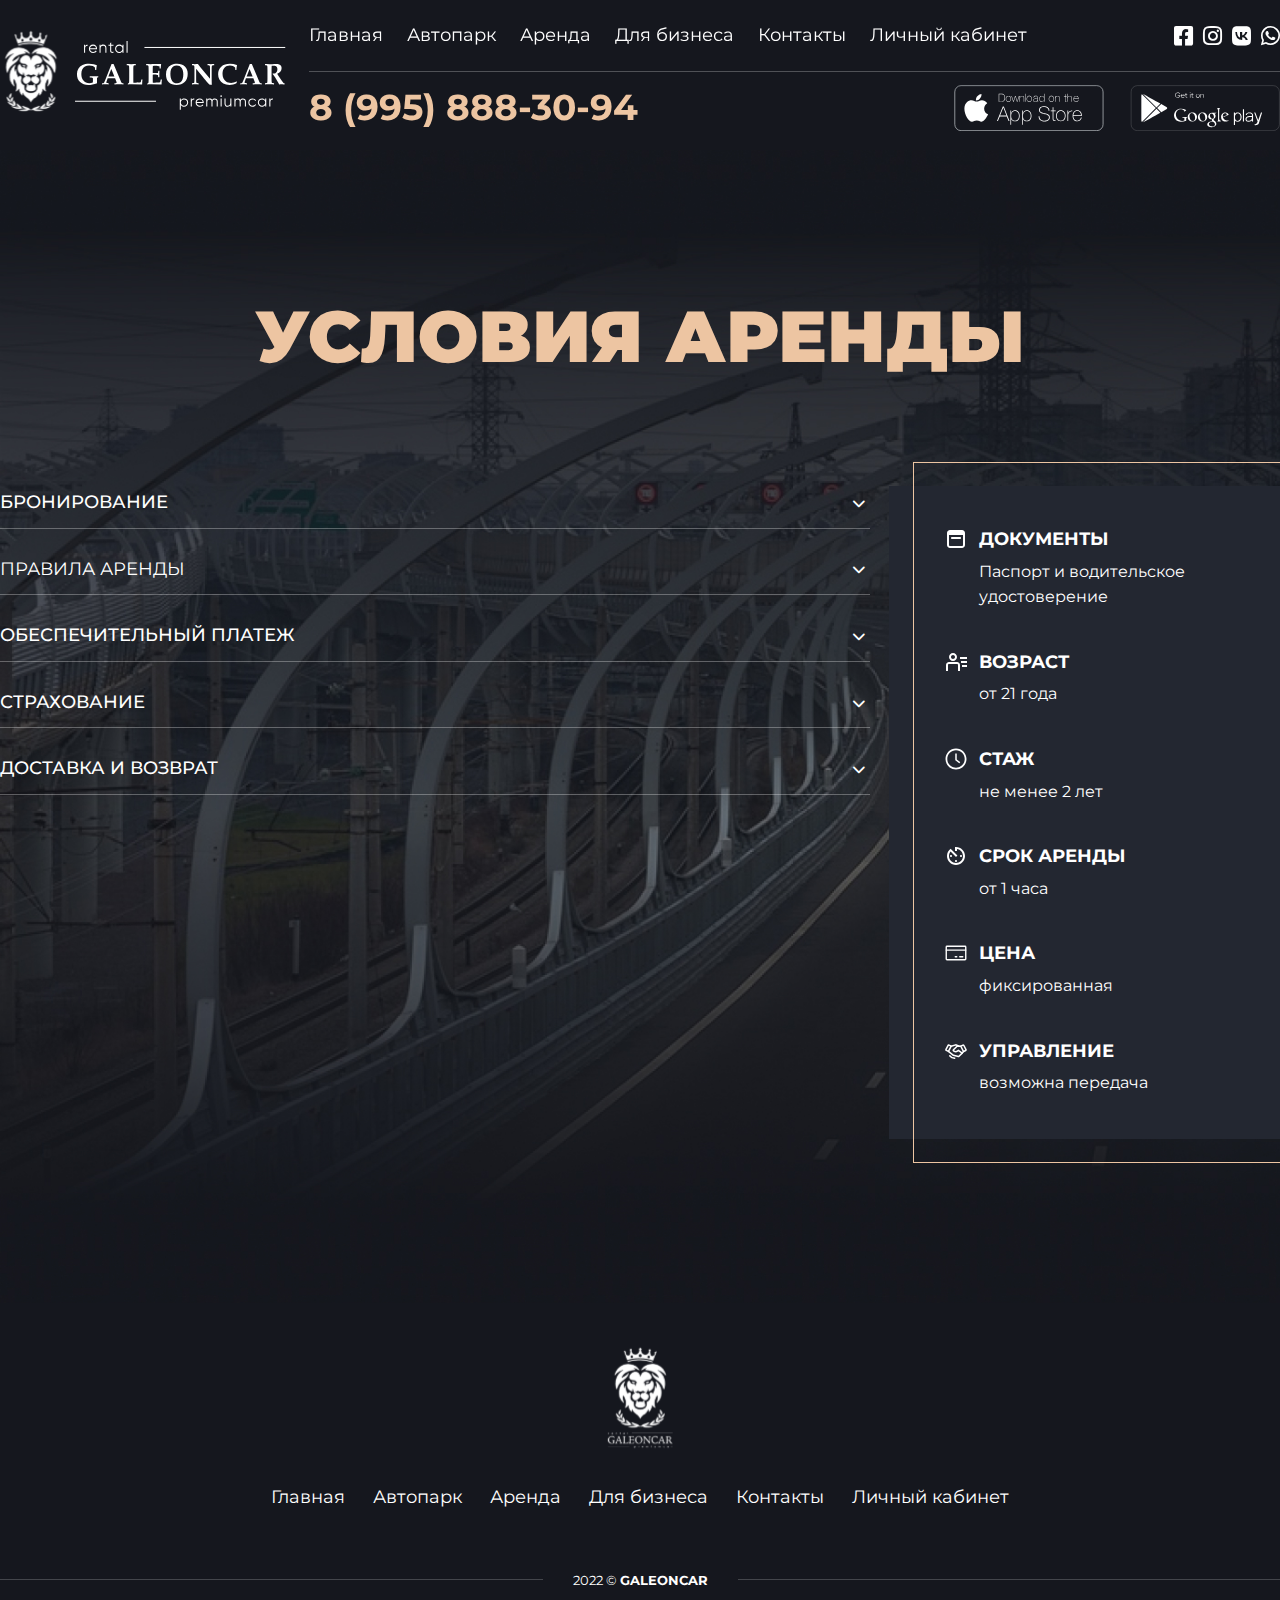
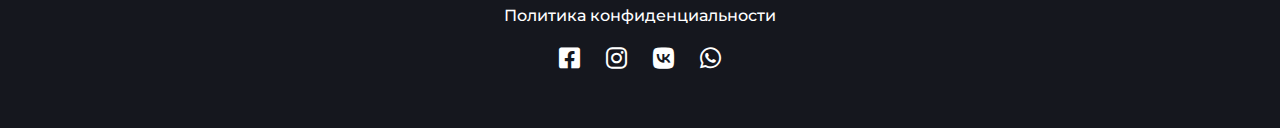
<file: terms.html>
<!DOCTYPE html>
<html lang="ru">
  <head>
    <meta charset="UTF-8" />
    <meta http-equiv="X-UA-Compatible" content="IE=edge" />
    <meta name="viewport" content="width=device-width, initial-scale=1.0" />
    <title>Условия аренды</title>
    <link rel="preconnect" href="https://fonts.googleapis.com" />
    <link rel="preconnect" href="https://fonts.gstatic.com" crossorigin />
    <link
      href="https://fonts.googleapis.com/css2?family=Montserrat:wght@400;500;600;700;900&display=swap"
      rel="stylesheet"
    />
    <link rel="stylesheet" href="fonts/css/all.min.css" />
    <link rel="stylesheet" href="css/style.css" />
  </head>
  <body>
    <header class="header">
      <div class="container container--header">
        <a class="header__logo" href="#">
          <img src="img/header/logo.svg" alt="Logo" />
        </a>
        <div class="header__wrap">
          <div class="header__menu">
            <div class="header__links">
              <ul class="header__list">
                <li><a href="index.html">Главная</a></li>
                <li>Автопарк</li>
                <li>Аренда</li>
                <li>Для бизнеса</li>
                <li><a href="contacts.html">Контакты</a></li>
                <li>Личный кабинет</li>
              </ul>
            </div>
            <div class="header__social">
              <a href="https://ru-ru.facebook.com/" target="_blank">
                <i class="fa-brands fa-facebook-square"></i>
              </a>
              <a href="https://www.instagram.com/" target="_blank">
                <i class="fa-brands fa-instagram"></i>
              </a>
              <a href="https://vk.com/" target="_blank">
                <i class="fa-brands fa-vk"></i>
              </a>
              <a href="https://wa.me/79000000000" target="_blank">
                <i class="fa-brands fa-whatsapp"></i>
              </a>
            </div>
          </div>
          <div class="header__contacts">
            <div>
              <a class="header__phone" href="tel:+79958883094"
                >8 (995) 888-30-94</a
              >
            </div>
            <div class="header__apps">
              <a href="https://www.apple.com/ru/app-store/" target="_blank">
                <img src="img/header/app-store.svg" alt="app-store" />
              </a>
              <a
                href="https://play.google.com/store?hl=ru&gl=US"
                target="_blank"
              >
                <img src="img/header/google-play.svg" alt="" />
              </a>
            </div>
          </div>
        </div>
      </div>
    </header>

    <section class="terms__page">
      <div class="terms">
        <div class="container">
          <div class="terms__page-title">УСЛОВИЯ АРЕНДЫ</div>
          <div class="terms__items">
            <div class="terms__accordion">
              <div class="accordion__items">
                <div class="accordion__title">
                  <div>Бронирование</div>
                  <button class="accordion__arrow">
                    <i class="fa-solid fa-chevron-down"></i>
                  </button>
                </div>
                <div class="accordion__text">
                  <ul class="accordion__li">
                    <li>
                      Эксплуатировать автомобиль только в пределах СПб и ЛО.
                      Выезд за пределы ЛО согласовывается индивидуально.
                    </li>
                    <li>
                      Не нарушать скоростные ограничения и не использовать
                      экстремальные техники вождения.
                    </li>
                    <li>
                      Не передавать управление другому человеку без оформления
                      на него договора аренды. При желании вы можете бесплатно
                      внести второго водителя в договор аренды.
                    </li>
                    <li>
                      Не управлять транспортным средством в состоянии
                      алкогольного опьянения.
                    </li>
                    <li>
                      Не перевозить оружие и вещества, запрещенные
                      законодательством Российской Федерации.
                    </li>
                    <li>Соблюдать правила парковки</li>
                    <li>Соблюдать чистоту и не курить в салоне автомобиля.</li>
                    <li>
                      Перевозить животных только в закрытых переносках,
                      исключающих прямой контакт животных с салоном автомобиля.
                    </li>
                    <li>
                      Вернуть автомобиль в целости, сохранности, технически
                      исправным и чистым для оперативного осмотра.
                    </li>
                  </ul>
                </div>
              </div>

              <div class="accordion__items">
                <div class="accordion__title title">
                  <div>ПРАВИЛА АРЕНДЫ</div>
                  <button class="accordion__arrow">
                    <i class="fa-solid fa-chevron-down"></i>
                  </button>
                </div>
                <div class="accordion__text">
                  <ul class="accordion__li">
                    <li>
                      Эксплуатировать автомобиль только в пределах СПб и ЛО.
                      Выезд за пределы ЛО согласовывается индивидуально.
                    </li>
                    <li>
                      Не нарушать скоростные ограничения и не использовать
                      экстремальные техники вождения.
                    </li>
                    <li>
                      Не передавать управление другому человеку без оформления
                      на него договора аренды. При желании вы можете бесплатно
                      внести второго водителя в договор аренды.
                    </li>
                    <li>
                      Не управлять транспортным средством в состоянии
                      алкогольного опьянения.
                    </li>
                    <li>
                      Не перевозить оружие и вещества, запрещенные
                      законодательством Российской Федерации.
                    </li>
                    <li>Соблюдать правила парковки</li>
                    <li>Соблюдать чистоту и не курить в салоне автомобиля.</li>
                    <li>
                      Перевозить животных только в закрытых переносках,
                      исключающих прямой контакт животных с салоном автомобиля.
                    </li>
                    <li>
                      Вернуть автомобиль в целости, сохранности, технически
                      исправным и чистым для оперативного осмотра.
                    </li>
                  </ul>
                </div>
              </div>

              <div class="accordion__items">
                <div class="accordion__title">
                  <div>Обеспечительный платеж</div>
                  <button class="accordion__arrow">
                    <i class="fa-solid fa-chevron-down"></i>
                  </button>
                </div>
                <div class="accordion__text">
                  <ul class="accordion__li">
                    <li>
                      Эксплуатировать автомобиль только в пределах СПб и ЛО.
                      Выезд за пределы ЛО согласовывается индивидуально.
                    </li>
                    <li>
                      Не нарушать скоростные ограничения и не использовать
                      экстремальные техники вождения.
                    </li>
                    <li>
                      Не передавать управление другому человеку без оформления
                      на него договора аренды. При желании вы можете бесплатно
                      внести второго водителя в договор аренды.
                    </li>
                    <li>
                      Не управлять транспортным средством в состоянии
                      алкогольного опьянения.
                    </li>
                    <li>
                      Не перевозить оружие и вещества, запрещенные
                      законодательством Российской Федерации.
                    </li>
                    <li>Соблюдать правила парковки</li>
                    <li>Соблюдать чистоту и не курить в салоне автомобиля.</li>
                    <li>
                      Перевозить животных только в закрытых переносках,
                      исключающих прямой контакт животных с салоном автомобиля.
                    </li>
                    <li>
                      Вернуть автомобиль в целости, сохранности, технически
                      исправным и чистым для оперативного осмотра.
                    </li>
                  </ul>
                </div>
              </div>

              <div class="accordion__items">
                <div class="accordion__title">
                  <div>страхование</div>
                  <button class="accordion__arrow">
                    <i class="fa-solid fa-chevron-down"></i>
                  </button>
                </div>
                <div class="accordion__text">
                  <ul class="accordion__li">
                    <li>
                      Эксплуатировать автомобиль только в пределах СПб и ЛО.
                      Выезд за пределы ЛО согласовывается индивидуально.
                    </li>
                    <li>
                      Не нарушать скоростные ограничения и не использовать
                      экстремальные техники вождения.
                    </li>
                    <li>
                      Не передавать управление другому человеку без оформления
                      на него договора аренды. При желании вы можете бесплатно
                      внести второго водителя в договор аренды.
                    </li>
                    <li>
                      Не управлять транспортным средством в состоянии
                      алкогольного опьянения.
                    </li>
                    <li>
                      Не перевозить оружие и вещества, запрещенные
                      законодательством Российской Федерации.
                    </li>
                    <li>Соблюдать правила парковки</li>
                    <li>Соблюдать чистоту и не курить в салоне автомобиля.</li>
                    <li>
                      Перевозить животных только в закрытых переносках,
                      исключающих прямой контакт животных с салоном автомобиля.
                    </li>
                    <li>
                      Вернуть автомобиль в целости, сохранности, технически
                      исправным и чистым для оперативного осмотра.
                    </li>
                  </ul>
                </div>
              </div>

              <div class="accordion__items">
                <div class="accordion__title">
                  <div>доставка и возврат</div>
                  <button class="accordion__arrow">
                    <i class="fa-solid fa-chevron-down"></i>
                  </button>
                </div>
                <div class="accordion__text">
                  <ul class="accordion__li">
                    <li>
                      Эксплуатировать автомобиль только в пределах СПб и ЛО.
                      Выезд за пределы ЛО согласовывается индивидуально.
                    </li>
                    <li>
                      Не нарушать скоростные ограничения и не использовать
                      экстремальные техники вождения.
                    </li>
                    <li>
                      Не передавать управление другому человеку без оформления
                      на него договора аренды. При желании вы можете бесплатно
                      внести второго водителя в договор аренды.
                    </li>
                    <li>
                      Не управлять транспортным средством в состоянии
                      алкогольного опьянения.
                    </li>
                    <li>
                      Не перевозить оружие и вещества, запрещенные
                      законодательством Российской Федерации.
                    </li>
                    <li>Соблюдать правила парковки</li>
                    <li>Соблюдать чистоту и не курить в салоне автомобиля.</li>
                    <li>
                      Перевозить животных только в закрытых переносках,
                      исключающих прямой контакт животных с салоном автомобиля.
                    </li>
                    <li>
                      Вернуть автомобиль в целости, сохранности, технически
                      исправным и чистым для оперативного осмотра.
                    </li>
                  </ul>
                </div>
              </div>
            </div>
            <div class="terms__documents">
              <div class="documents__list">
                <div class="documents__items">
                  <div class="documents__icon">
                    <img src="img/terms/icon01.svg" alt="documents" />
                  </div>
                  <div class="documents__title-text">
                    <div class="documents__title">Документы</div>
                    <div class="documents__text">
                      Паспорт и водительское удостоверение
                    </div>
                  </div>
                </div>

                <div class="documents__items">
                  <div class="documents__icon">
                    <img src="img/terms/icon02.svg" alt="age" />
                  </div>
                  <div class="documents__title-text">
                    <div class="documents__title">Возраст</div>
                    <div class="documents__text">от 21 года</div>
                  </div>
                </div>

                <div class="documents__items">
                  <div class="documents__icon">
                    <img src="img/terms/icon03.svg" alt="clock" />
                  </div>
                  <div class="documents__title-text">
                    <div class="documents__title">Стаж</div>
                    <div class="documents__text">не менее 2 лет</div>
                  </div>
                </div>

                <div class="documents__items">
                  <div class="documents__icon">
                    <img src="img/terms/icon04.svg" alt="" />
                  </div>
                  <div class="documents__title-text">
                    <div class="documents__title">Срок аренды</div>
                    <div class="documents__text">от 1 часа</div>
                  </div>
                </div>

                <div class="documents__items">
                  <div class="documents__icon">
                    <img src="img/terms/icon05.svg" alt="" />
                  </div>
                  <div class="documents__title-text">
                    <div class="documents__title">Цена</div>
                    <div class="documents__text">фиксированная</div>
                  </div>
                </div>

                <div class="documents__items">
                  <div class="documents__icon">
                    <img src="img/terms/icon06.svg" alt="" />
                  </div>
                  <div class="documents__title-text">
                    <div class="documents__title">Управление</div>
                    <div class="documents__text">возможна передача</div>
                  </div>
                </div>
              </div>
            </div>
          </div>
        </div>
      </div>
    </section>

    <footer class="footer">
      <img src="img/footer/footer-logo.svg" alt="logo" />
      <div class="footer__menu">
        <a href="#">Главная</a>
        <a href="#">Автопарк</a>
        <a href="#">Аренда</a>
        <a href="#">Для бизнеса</a>
        <a href="#">Контакты</a>
        <a href="#">Личный кабинет</a>
      </div>
      <div class="footer__copyright">2022 © <span>galeoncar</span></div>
      <div class="footer__privacy-policy">Политика конфиденциальности</div>
      <div class="footer__social-icons">
        <a href="https://ru-ru.facebook.com/" target="_blank">
          <i class="fa-brands fa-facebook-square"></i>
        </a>
        <a href="https://www.instagram.com/" target="_blank">
          <i class="fa-brands fa-instagram"></i>
        </a>
        <a href="https://vk.com/" target="_blank">
          <i class="fa-brands fa-vk"></i>
        </a>
        <a href="https://wa.me/79000000000" target="_blank">
          <i class="fa-brands fa-whatsapp"></i>
        </a>
      </div>
    </footer>
  </body>
</html>
</file>
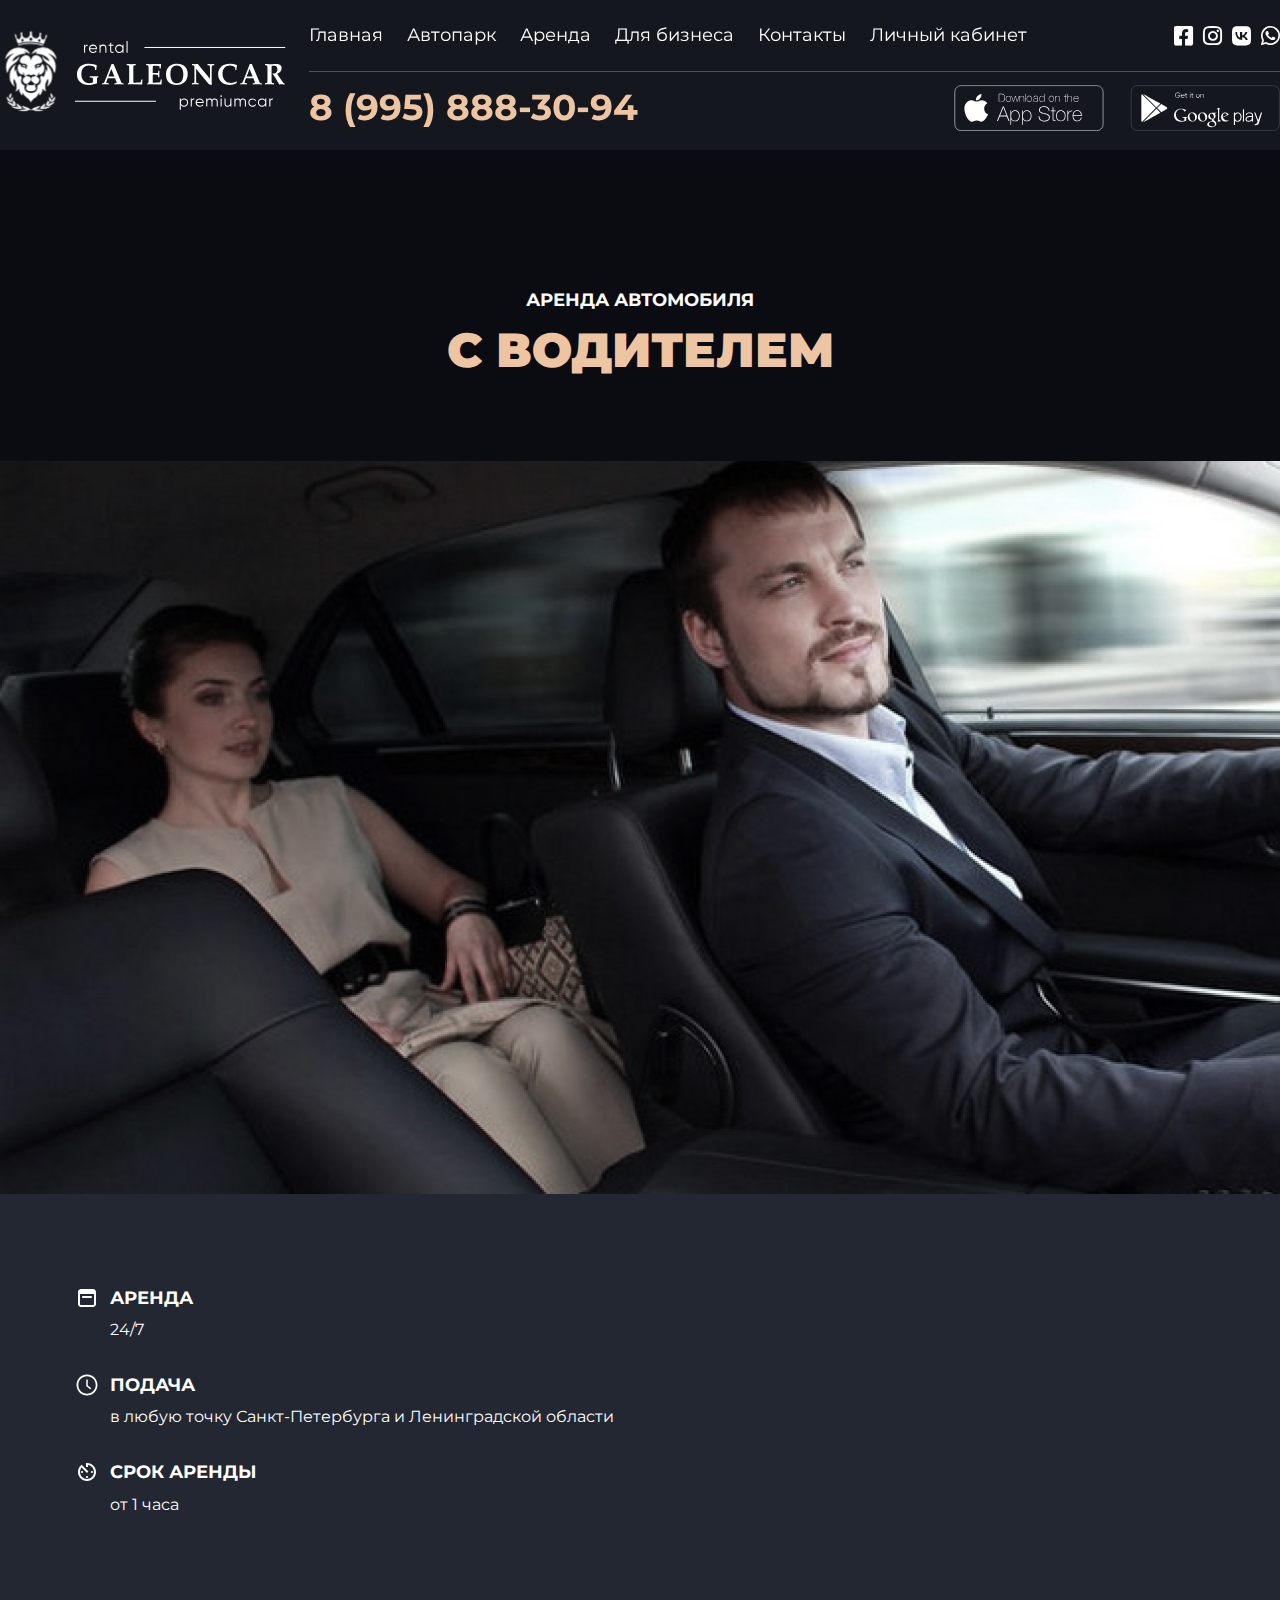
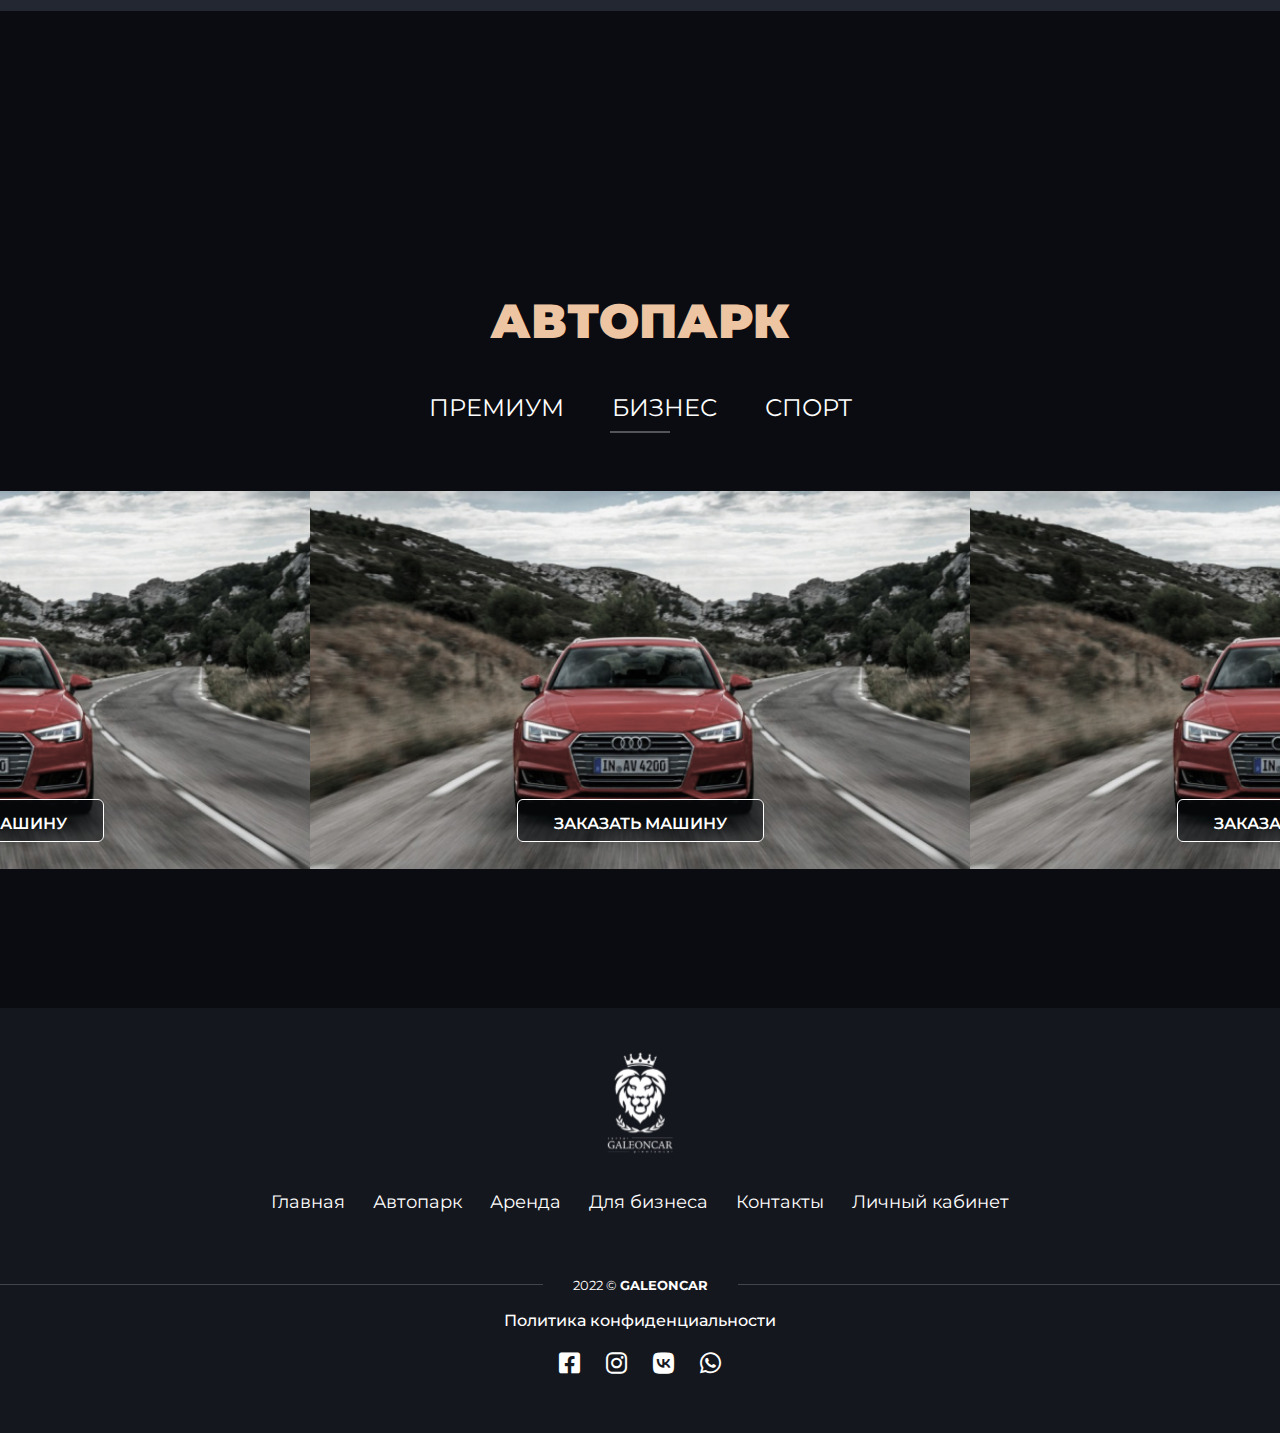
<file: with-driver.html>
<!DOCTYPE html>
<html lang="en">
  <head>
    <meta charset="UTF-8" />
    <meta http-equiv="X-UA-Compatible" content="IE=edge" />
    <meta name="viewport" content="width=device-width, initial-scale=1.0" />
    <title>Аренда автомобиля для бизнеса</title>
    <link rel="preconnect" href="https://fonts.googleapis.com" />
    <link rel="preconnect" href="https://fonts.gstatic.com" crossorigin />
    <link
      href="https://fonts.googleapis.com/css2?family=Montserrat:wght@400;500;600;700;900&display=swap"
      rel="stylesheet"
    />
    <link rel="stylesheet" href="fonts/css/all.min.css" />
    <link rel="stylesheet" href="css/style.css" />
  </head>
  <body>
    <header class="header">
      <div class="container container--header">
        <a class="header__logo" href="#">
          <img src="img/header/logo.svg" alt="Logo" />
        </a>
        <div class="header__wrap">
          <div class="header__menu">
            <div class="header__links">
              <ul class="header__list">
                <li><a href="index.html">Главная</a></li>
                <li>Автопарк</li>
                <li><a href="terms.html">Аренда</a></li>
                <li>Для бизнеса</li>
                <li><a href="contacts.html">Контакты</a></li>
                <li>Личный кабинет</li>
              </ul>
            </div>
            <div class="header__social">
              <a href="https://ru-ru.facebook.com/" target="_blank">
                <i class="fa-brands fa-facebook-square"></i>
              </a>
              <a href="https://www.instagram.com/" target="_blank">
                <i class="fa-brands fa-instagram"></i>
              </a>
              <a href="https://vk.com/" target="_blank">
                <i class="fa-brands fa-vk"></i>
              </a>
              <a href="https://wa.me/79000000000" target="_blank">
                <i class="fa-brands fa-whatsapp"></i>
              </a>
            </div>
          </div>
          <div class="header__contacts">
            <div>
              <a class="header__phone" href="tel:+79958883094"
                >8 (995) 888-30-94</a
              >
            </div>
            <div class="header__apps">
              <a href="https://www.apple.com/ru/app-store/" target="_blank">
                <img src="img/header/app-store.svg" alt="app-store" />
              </a>
              <a
                href="https://play.google.com/store?hl=ru&gl=US"
                target="_blank"
              >
                <img src="img/header/google-play.svg" alt="" />
              </a>
            </div>
          </div>
        </div>
      </div>
    </header>

    <section class="motor">
      <div class="container">
        <div class="motor__title title">АРЕНДА АВТОМОБИЛЯ</div>
        <div class="motor__subtitle subtitle">C ВОДИТЕЛЕМ</div>
        <div class="motor__items">
          <div class="motor__img">
            <img src="img/with-driver/bg-01.jpg" alt="porshe" />
          </div>
          <div class="motor__list-item">
            <div class="motor__item">
              <div class="motor__icon">
                <img src="img/with-driver/icon01.svg" alt="icon01" />
              </div>
              <div class="motor__title-text">
                <div class="motor__title">Аренда</div>
                <div class="motor__text">24/7</div>
              </div>
            </div>
            <div class="motor__item">
              <div class="motor__icon">
                <img src="img/with-driver/icon02.svg" alt="icon02" />
              </div>
              <div class="motor__title-text">
                <div class="motor__title">ПОДАЧА</div>
                <div class="motor__text">
                  в любую точку Санкт-Петербурга и Ленинградской области
                </div>
              </div>
            </div>
            <div class="motor__item">
              <div class="motor__icon">
                <img src="img/with-driver/icon03.svg" alt="icon03" />
              </div>
              <div class="motor__title-text">
                <div class="motor__title">Срок аренды</div>
                <div class="motor__text">от 1 часа</div>
              </div>
            </div>
          </div>
        </div>
      </div>
    </section>

    <section class="car-park motor-park">
      <div class="car-park__subtitle subtitle">АВТОПАРК</div>
      <div class="car-park__title title">
        <div class="">Премиум</div>
        <div class="">Бизнес</div>
        <div class="">Спорт</div>
      </div>
      <div class="car-park__pagination">
        <div class="car-park__arrow"></div>
        <div class="car-park__dot car-park__dot--active"></div>
        <div class="car-park__dot"></div>
        <div class="car-park__dot"></div>
        <div class="car-park__dot"></div>
        <div class="car-park__dot"></div>
        <div class="car-park__dot"></div>
        <div class="car-park__arrow"></div>
      </div>
      <div class="car-park__slider">
        <!-- <a href="#">ЗАКАЗАТЬ МАШИНУ</a> -->
        <a class="car-park__card" href="#"><span>ЗАКАЗАТЬ МАШИНУ</span></a>
        <a class="car-park__card car-park__card-two" href="#">
          <span>ЗАКАЗАТЬ МАШИНУ</span>
        </a>
        <a class="car-park__card car-park__card-three" href="#">
          <span>ЗАКАЗАТЬ МАШИНУ</span>
        </a>
        <!-- <a href="#">ЗАКАЗАТЬ МАШИНУ</a> -->
      </div>
    </section>

    <footer class="footer">
      <img src="img/footer/footer-logo.svg" alt="logo" />
      <div class="footer__menu">
        <a href="#">Главная</a>
        <a href="#">Автопарк</a>
        <a href="#">Аренда</a>
        <a href="#">Для бизнеса</a>
        <a href="#">Контакты</a>
        <a href="#">Личный кабинет</a>
      </div>
      <div class="footer__copyright">2022 © <span>galeoncar</span></div>
      <div class="footer__privacy-policy">Политика конфиденциальности</div>
      <div class="footer__social-icons">
        <a href="https://ru-ru.facebook.com/" target="_blank">
          <i class="fa-brands fa-facebook-square"></i>
        </a>
        <a href="https://www.instagram.com/" target="_blank">
          <i class="fa-brands fa-instagram"></i>
        </a>
        <a href="https://vk.com/" target="_blank">
          <i class="fa-brands fa-vk"></i>
        </a>
        <a href="https://wa.me/79000000000" target="_blank">
          <i class="fa-brands fa-whatsapp"></i>
        </a>
      </div>
    </footer>
  </body>
</html>
</file>
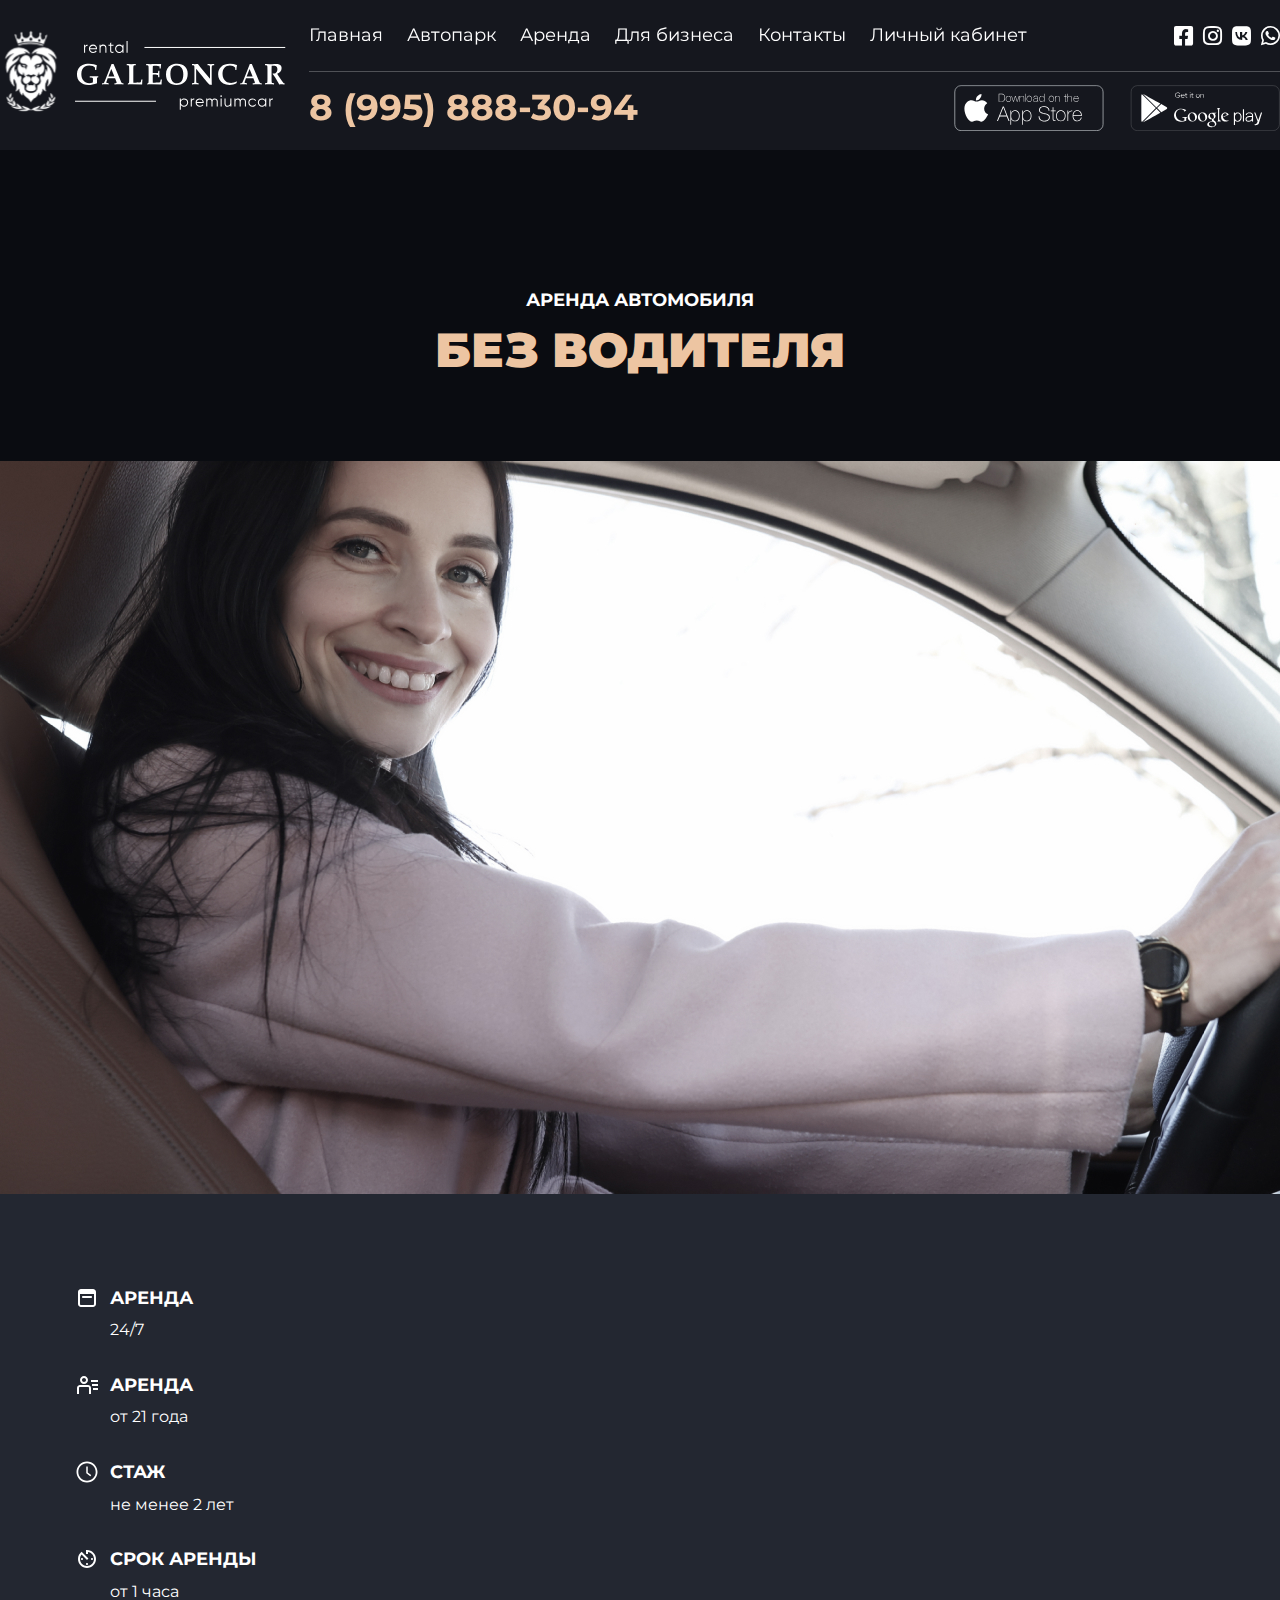
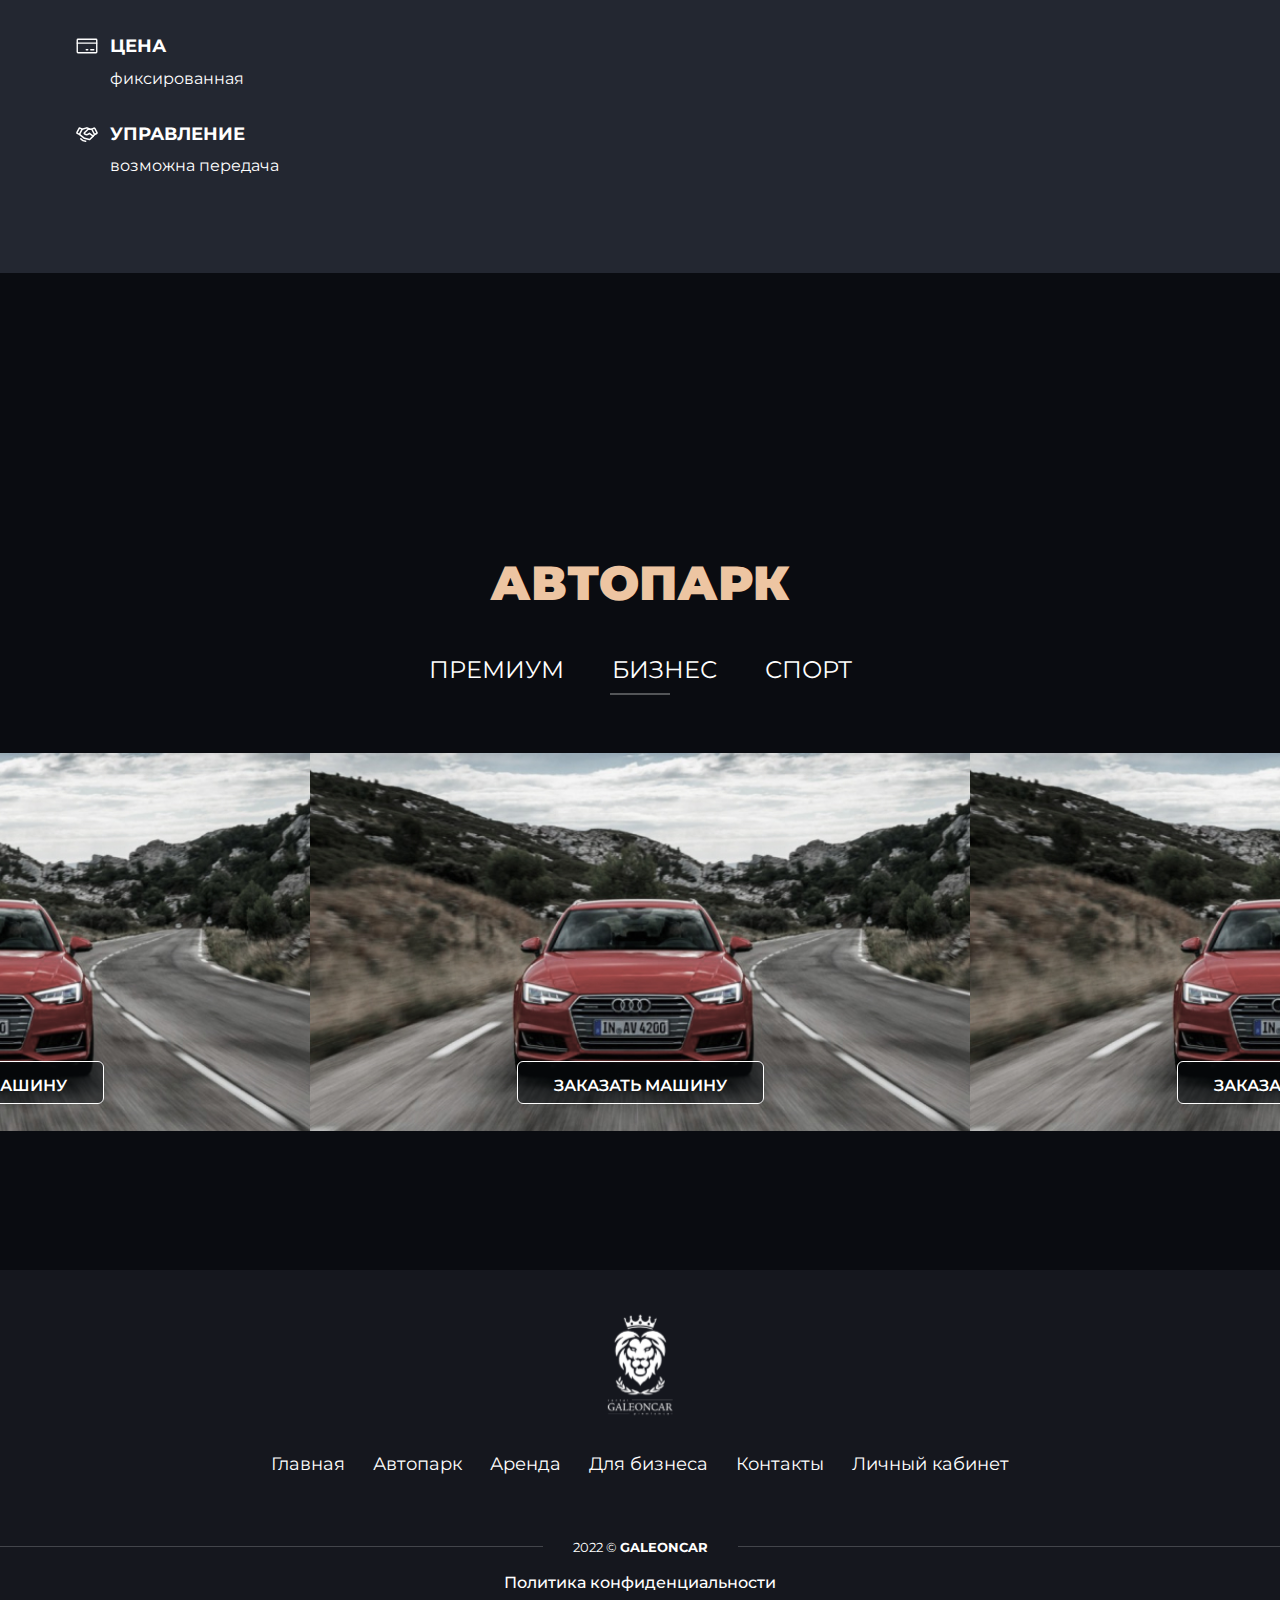
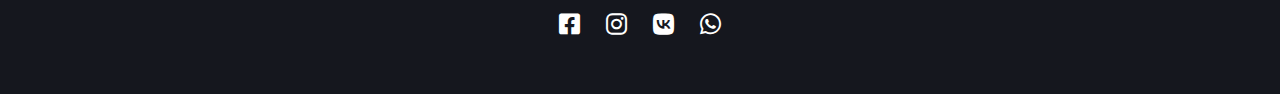
<file: without-driver.html>
<!DOCTYPE html>
<html lang="en">
  <head>
    <meta charset="UTF-8" />
    <meta http-equiv="X-UA-Compatible" content="IE=edge" />
    <meta name="viewport" content="width=device-width, initial-scale=1.0" />
    <title>Аренда автомобиля для бизнеса</title>
    <link rel="preconnect" href="https://fonts.googleapis.com" />
    <link rel="preconnect" href="https://fonts.gstatic.com" crossorigin />
    <link
      href="https://fonts.googleapis.com/css2?family=Montserrat:wght@400;500;600;700;900&display=swap"
      rel="stylesheet"
    />
    <link rel="stylesheet" href="fonts/css/all.min.css" />
    <link rel="stylesheet" href="css/style.css" />
  </head>
  <body>
    <header class="header">
      <div class="container container--header">
        <a class="header__logo" href="#">
          <img src="img/header/logo.svg" alt="Logo" />
        </a>
        <div class="header__wrap">
          <div class="header__menu">
            <div class="header__links">
              <ul class="header__list">
                <li><a href="index.html">Главная</a></li>
                <li>Автопарк</li>
                <li><a href="terms.html">Аренда</a></li>
                <li>Для бизнеса</li>
                <li><a href="contacts.html">Контакты</a></li>
                <li>Личный кабинет</li>
              </ul>
            </div>
            <div class="header__social">
              <a href="https://ru-ru.facebook.com/" target="_blank">
                <i class="fa-brands fa-facebook-square"></i>
              </a>
              <a href="https://www.instagram.com/" target="_blank">
                <i class="fa-brands fa-instagram"></i>
              </a>
              <a href="https://vk.com/" target="_blank">
                <i class="fa-brands fa-vk"></i>
              </a>
              <a href="https://wa.me/79000000000" target="_blank">
                <i class="fa-brands fa-whatsapp"></i>
              </a>
            </div>
          </div>
          <div class="header__contacts">
            <div>
              <a class="header__phone" href="tel:+79958883094"
                >8 (995) 888-30-94</a
              >
            </div>
            <div class="header__apps">
              <a href="https://www.apple.com/ru/app-store/" target="_blank">
                <img src="img/header/app-store.svg" alt="app-store" />
              </a>
              <a
                href="https://play.google.com/store?hl=ru&gl=US"
                target="_blank"
              >
                <img src="img/header/google-play.svg" alt="" />
              </a>
            </div>
          </div>
        </div>
      </div>
    </header>

    <section class="motor">
      <div class="container">
        <div class="motor__title title">АРЕНДА АВТОМОБИЛЯ</div>
        <div class="motor__subtitle subtitle">БЕЗ ВОДИТЕЛЯ</div>
        <div class="motor__items">
          <div class="motor__img">
            <img src="img/without-driver/bg-01.jpg" alt="porshe" />
          </div>
          <div class="motor__list-item">
            <div class="motor__item">
              <div class="motor__icon">
                <img src="img/without-driver/icon01.svg" alt="icon01" />
              </div>
              <div class="motor__title-text">
                <div class="motor__title">Аренда</div>
                <div class="motor__text">24/7</div>
              </div>
            </div>
            <div class="motor__item">
              <div class="motor__icon">
                <img src="img/without-driver/icon02.svg" alt="icon02" />
              </div>
              <div class="motor__title-text">
                <div class="motor__title">Аренда</div>
                <div class="motor__text">от 21 года</div>
              </div>
            </div>
            <div class="motor__item">
              <div class="motor__icon">
                <img src="img/without-driver/icon03.svg" alt="icon03" />
              </div>
              <div class="motor__title-text">
                <div class="motor__title">Стаж</div>
                <div class="motor__text">не менее 2 лет</div>
              </div>
            </div>
            <div class="motor__item">
              <div class="motor__icon">
                <img src="img/without-driver/icon04.svg" alt="icon04" />
              </div>
              <div class="motor__title-text">
                <div class="motor__title">Срок аренды</div>
                <div class="motor__text">от 1 часа</div>
              </div>
            </div>
            <div class="motor__item">
              <div class="motor__icon">
                <img src="img/without-driver/icon05.svg" alt="icon05" />
              </div>
              <div class="motor__title-text">
                <div class="motor__title">Цена</div>
                <div class="motor__text">фиксированная</div>
              </div>
            </div>
            <div class="motor__item">
              <div class="motor__icon">
                <img src="img/without-driver/icon06.svg" alt="icon06" />
              </div>
              <div class="motor__title-text">
                <div class="motor__title">Управление</div>
                <div class="motor__text">возможна передача</div>
              </div>
            </div>
          </div>
        </div>
      </div>
    </section>

    <section class="car-park motor-park">
      <div class="car-park__subtitle subtitle">АВТОПАРК</div>
      <div class="car-park__title title">
        <div class="">Премиум</div>
        <div class="">Бизнес</div>
        <div class="">Спорт</div>
      </div>
      <div class="car-park__pagination">
        <div class="car-park__arrow"></div>
        <div class="car-park__dot car-park__dot--active"></div>
        <div class="car-park__dot"></div>
        <div class="car-park__dot"></div>
        <div class="car-park__dot"></div>
        <div class="car-park__dot"></div>
        <div class="car-park__dot"></div>
        <div class="car-park__arrow"></div>
      </div>
      <div class="car-park__slider">
        <!-- <a href="#">ЗАКАЗАТЬ МАШИНУ</a> -->
        <a class="car-park__card" href="#"><span>ЗАКАЗАТЬ МАШИНУ</span></a>
        <a class="car-park__card car-park__card-two" href="#">
          <span>ЗАКАЗАТЬ МАШИНУ</span>
        </a>
        <a class="car-park__card car-park__card-three" href="#">
          <span>ЗАКАЗАТЬ МАШИНУ</span>
        </a>
        <!-- <a href="#">ЗАКАЗАТЬ МАШИНУ</a> -->
      </div>
    </section>

    <footer class="footer">
      <img src="img/footer/footer-logo.svg" alt="logo" />
      <div class="footer__menu">
        <a href="#">Главная</a>
        <a href="#">Автопарк</a>
        <a href="#">Аренда</a>
        <a href="#">Для бизнеса</a>
        <a href="#">Контакты</a>
        <a href="#">Личный кабинет</a>
      </div>
      <div class="footer__copyright">2022 © <span>galeoncar</span></div>
      <div class="footer__privacy-policy">Политика конфиденциальности</div>
      <div class="footer__social-icons">
        <a href="https://ru-ru.facebook.com/" target="_blank">
          <i class="fa-brands fa-facebook-square"></i>
        </a>
        <a href="https://www.instagram.com/" target="_blank">
          <i class="fa-brands fa-instagram"></i>
        </a>
        <a href="https://vk.com/" target="_blank">
          <i class="fa-brands fa-vk"></i>
        </a>
        <a href="https://wa.me/79000000000" target="_blank">
          <i class="fa-brands fa-whatsapp"></i>
        </a>
      </div>
    </footer>
  </body>
</html>
</file>
<file: css/style.css>
* {
  padding: 0;
  margin: 0;
  border: 0;
}

*,
*:before,
*:after {
  -moz-box-sizing: border-box;
  -webkit-box-sizing: border-box;
  box-sizing: border-box;
}

:focus,
:active {
  outline: none;
}

a {
  color: inherit;
}

a:focus,
a:active {
  outline: none;
}

nav,
footer,
header,
aside {
  display: block;
}

html,
body {
  height: 100%;
  width: 100%;
  font-size: 100%;
  line-height: 1.5;
  font-size: 14px;
  -ms-text-size-adjust: 100%;
  -moz-text-size-adjust: 100%;
  -webkit-text-size-adjust: 100%;
}

input,
button,
textarea {
  font-family: inherit;
}

input::-ms-clear {
  display: none;
}

button {
  cursor: pointer;
  font-weight: inherit;
}

button::-moz-focus-inner {
  padding: 0;
  border: 0;
}

a,
a:visited {
  text-decoration: none;
}

a:hover {
  text-decoration: none;
}

ul li {
  list-style: none;
}

img {
  vertical-align: top;
}

h1,
h2,
h3,
h4,
h5,
h6 {
  font-size: inherit;
  font-weight: inherit;
}

/*---*/

body {
  font-family: "Montserrat", sans-serif;
  font-weight: 500;
  position: relative;
  width: 100vw;
  min-height: 100vh;
  padding: 0;
  background: #0a0c11;
  overflow: hidden scroll;
  color: #ffffff;
}

section {
  overflow: hidden scroll;
}

.container {
  display: flex;
  flex-direction: column;
  width: 1440px;
  max-width: 100%;
  margin: 0 auto;
}

.title {
  font-weight: normal;
  font-size: 24px;
  line-height: 120%;
  margin-bottom: 8px;
  text-transform: uppercase;
  text-align: center;
}

.subtitle {
  font-style: normal;
  font-weight: 900;
  font-size: 48px;
  line-height: 61px;
  color: #edc5a2;
  text-align: center;
  text-transform: uppercase;
}

/* page main */
/* header */

.header {
  display: flex;
  width: 100%;
  height: 150px;
  background: #15171e;
  position: fixed;
  z-index: 10;
}

.container--header {
  flex-direction: row;
  align-items: center;
  justify-content: space-between;
}

.header__logo {
  margin-bottom: 9px;
}

.header__wrap {
  display: flex;
  flex-direction: column;
}

.header__menu {
  display: flex;
  align-items: center;
  border-bottom: 1px solid rgba(255, 255, 255, 0.25);
  padding-bottom: 18px;
}

.header__list {
  display: flex;
  gap: 24px;
  font-weight: normal;
  font-size: 18px;
  line-height: 140%;
  transition: 0.3s;
}

.header__list li:hover {
  color: #edc5a2;
}

.header__social {
  display: flex;
  margin-left: 147px;
  gap: 10px;
  font-size: 22px;
}

.header__contacts {
  display: flex;
  justify-content: space-between;
  align-items: center;
  padding-top: 13px;
}

.header__phone {
  font-weight: bold;
  font-size: 36px;
  line-height: 120%;
  color: #edc5a2;
}

.header__apps a {
  margin-left: 22px;
}

/* banner */

.banner {
  background-image: url(../img/banner/bg01.jpg);
  background-repeat: no-repeat;
  background-size: cover;
  padding: 282px 0px 157px;
}

.banner__items {
  display: flex;
  flex-direction: column;
  align-items: center;
}

.banner__title {
  font-weight: normal;
  font-size: 36px;
  line-height: 42px;
}

.banner__subtitle {
  font-weight: 900;
  font-size: 72px;
  line-height: 92px;
  margin-bottom: 80px;
  color: #edc5a2;
}

.banner__slide {
  display: flex;
  width: 100%;
  height: 462px;
}

.slider__img {
  width: 658px;
  height: 462px;
}

.slider__img img {
  width: 100%;
  height: 100%;
  object-fit: cover;
}

/* rent */

.rent {
  display: flex;
  flex-direction: column;
  align-items: center;
  padding: 140px 0px 139px;
}

.rent__link {
  display: flex;
  margin-top: 80px;
}

.rent__card {
  display: block;
  flex-shrink: 0;
  width: 660px;
  height: 378.12px;
  background-image: url(../img/rent/car01.jpg);
  background-repeat: no-repeat;
  background-size: cover;
  font-style: normal;
  font-weight: 600;
  font-size: 16px;
  line-height: 160%;
  text-align: center;
  padding: 300px 25px 25px;
}

.rent__card span {
  border: 1px solid #ffffff;
  background: rgb(4%, 5%, 7%, 0.5);
  padding: 9px 23px 6px;
  border-radius: 6px;
}

.rent__card--special {
  background-image: url(../img/rent/car02.jpg);
}
.rent__card--driver {
  background-image: url(../img/rent/car03.jpg);
}

/* car-park */

.car-park {
  display: flex;
  flex-direction: column;
  align-items: center;
  background: #15171e;
  padding: 140px 0px 139px;
}

.car-park__title {
  display: flex;
  gap: 48px;
  margin-top: 42px;
}

.car-park__pagination {
  display: flex;
}

.car-park__dot {
  width: 10px;
  height: 2px;
  background: rgba(255, 255, 255, 0.3);
}

.car-park__dot--actyve {
  background: #ffffff;
}

.car-park__slider {
  display: flex;
  margin-top: 58px;
}

.car-park__card {
  display: block;
  flex-shrink: 0;
  width: 660px;
  height: 378.12px;
  background-image: url(../img/car-park/car01.jpg);
  background-repeat: no-repeat;
  background-size: cover;
  font-style: normal;
  font-weight: 600;
  font-size: 16px;
  line-height: 160%;
  text-align: center;
  padding: 320px 0px 40px;
}

.car-park__card span {
  border: 1px solid #ffffff;
  background: rgb(4%, 5%, 7%, 0.5);
  padding: 14px 36px 8px;
  border-radius: 6px;
}

/* terms */

.terms__page {
  padding-top: 150px;
}

.terms {
  background-image: url(../img/terms/bg02.jpg);
  background-repeat: no-repeat;
  background-size: cover;
  padding: 140px 0px;
}

.terms__items {
  display: flex;
  justify-content: space-between;
  margin-top: 80px;
}

.terms__accordion {
  width: 870px;
}

.accordion__items {
  padding-top: 30px;
  border-bottom: 1px solid rgba(255, 255, 255, 0.3);
}

.accordion__title {
  display: flex;
  justify-content: space-between;
  font-size: 18px;
  line-height: 120%;
  text-transform: uppercase;
  margin-bottom: 14px;
}

.accordion__arrow {
  background: transparent;
  color: #ffffff;
  padding-right: 5px;
  transition: 0.3s;
}

.accordion__arrow--open {
  transform: rotate(180deg);
}

.accordion__text {
  transition: 0.3s;
  transform: scaleY(0);
  height: auto;
  max-height: 0;
}

.accordion__text--open {
  transform: scaleY(1);
  max-height: none;
}

.accordion__li {
  padding: 10px 53px 18px 15px;
}

.accordion__li li {
  list-style-type: "—";
  padding-left: 10px;
  margin-bottom: 16px;
}

.terms__documents {
  align-self: flex-start;
  position: relative;
  padding: 24px 0px;
}

.terms__documents::before {
  position: absolute;
  content: "";
  top: 0;
  left: 0;
  width: 100%;
  height: 100%;
  border: 1px solid #edc5a2;
  transform: translateX(24px);
}

.documents__list {
  display: flex;
  flex-direction: column;
  width: 391px;
  gap: 42px;
  background: #232731;
  padding: 43px 94px 43px 55px;
}

.documents__items {
  display: flex;
}

.documents__icon {
  font-size: 24px;
  margin: -2px 11px 0px 0px;
}

.documents__title {
  font-weight: bold;
  font-size: 18px;
  line-height: 120%;
  text-transform: uppercase;
  margin-bottom: 8px;
}
.documents__text {
  font-weight: normal;
  font-size: 16px;
  line-height: 160%;
}

/* reviews */

.reviews {
  padding: 138px 0px 140px;
}

.reviews__list {
  display: flex;
  justify-content: space-between;
  margin: 80px 0px 62px;
}

.reviews__items {
  display: flex;
  align-items: center;
  opacity: 0.5;
}

.reviews__items--active {
  opacity: 1;
}

.reviews__name-city {
  margin-left: 8px;
}

.reviews__name {
  font-weight: bold;
  font-size: 18px;
  line-height: 120%;
  text-transform: uppercase;
  margin-bottom: 8px;
}

.reviews__city {
  font-weight: normal;
  font-size: 16px;
  line-height: 160%;
}

.reviews__slider-video {
}

.slider__pagination {
  display: flex;
  align-items: center;
}

.slider__arrow {
  background: transparent;
  color: #ffffff;
  padding: 4px 0px 0px 0px;
  margin: 0px 20px;
}

.slider__arrow--left {
  transform: rotate(180deg);
}

.slider__dot {
  width: 10px;
  height: 2px;
  background: #ffffff;
  opacity: 0.3;
}

.slider__dot--active {
  opacity: 1;
}

.reviews__slider {
  display: flex;
  justify-content: space-between;
}

.slider__items {
  width: 610px;
}

.slider__title {
  font-weight: bold;
  font-size: 36px;
  line-height: 120%;
}

.slider__text {
  font-weight: normal;
  font-size: 16px;
  line-height: 160%;
  margin: 17px 0px 27px;
}

.slider__rating-link {
  display: flex;
  justify-content: space-between;
}

.slider__rating {
  display: flex;
  gap: 10px;
  color: #edc5a2;
}

.slider__link {
  color: #edc5a2;
}

.slider__video {
}

/* contacts */

.contacts {
  position: relative;
}

.contacts__map {
  filter: grayscale(1);
  -ms-filter: grayscale(1);
  -webkit-filter: grayscale(1);
  -moz-filter: grayscale(1);
  -o-filter: grayscale(1);
}

.contacts__items {
  width: 604px;
  background: #232731;
  padding: 26px 45px 20px;
  position: absolute;
  z-index: 3;
  top: 50%;
  left: 50%;
  transform: translateY(-50%);
}

.contacts__title {
  font-weight: 900;
  font-size: 30px;
  margin-bottom: 9px;
}

.contacts__subtitle {
  position: relative;
  font-weight: normal;
  font-size: 16px;
  margin-bottom: 29px;
}

.contacts__subtitle::after {
  position: absolute;
  content: "";
  width: 100%;
  height: 1px;
  top: 38px;
  right: 0px;
  background: linear-gradient(
    90deg,
    rgba(35, 39, 49, 1) 0%,
    rgba(255, 255, 255, 0.1) 50%,
    rgba(35, 39, 49, 1) 100%
  );
}

.contacts__adress {
  display: flex;
  align-items: center;
  margin-bottom: 40px;
}

.contacts__text {
  margin-left: 12px;
  font-size: 14px;
  line-height: 16px;
  color: #cfcfcf;
}

.contacts__span {
  font-weight: bold;
  font-size: 16px;
  color: #ffffff;
  margin-top: 10px;
}

.contacts__button-phone {
  display: flex;
  justify-content: space-between;
  position: relative;
}

.contacts__button-phone::before {
  position: absolute;
  content: "";
  width: 100%;
  height: 1px;
  top: -20px;
  right: 0px;
  background: linear-gradient(
    90deg,
    rgba(35, 39, 49, 1) 0%,
    rgba(255, 255, 255, 0.1) 50%,
    rgba(35, 39, 49, 1) 100%
  );
}

.contacts__button button {
  font-weight: bold;
  font-size: 16px;
  color: #ffffff;
  background: transparent;
  background: rgba(255, 255, 255, 0.05);
  border: 1px solid #ffffff;
  border-radius: 6px;
  padding: 14px 26px 12px;
}

.contacts__phone {
  font-weight: 900;
  font-size: 24px;
  line-height: 120%;
}

.contacts__phone-text {
  font-weight: normal;
  font-size: 14px;
  line-height: 120%;
}

.contacts__social {
  display: flex;
  justify-content: space-between;
  align-items: flex-end;
  margin-top: 38px;
}

.contacts__social-text {
  font-weight: 600;
  font-size: 16px;
}

.contacts__social-icons {
  font-size: 24px;
  padding-right: 88px;
}

.contacts__social-icons a {
  margin: 0px 5px;
}

/* footer */

.footer {
  position: relative;
  display: flex;
  flex-direction: column;
  align-items: center;
  padding: 24px 0px 51px;
  background: #15171e;
}

.footer::before {
  position: absolute;
  content: "";
  width: 100%;
  height: 1px;
  background: rgba(255, 255, 255, 0.2);
  top: 276px;
}

.footer__menu {
  margin: 16px 0px 55px;
}

.footer__menu a {
  font-weight: normal;
  font-size: 18px;
  line-height: 140%;
  margin: 0px 12px;
}

.footer__menu a:hover {
  color: #edc5a2;
}

.footer__copyright {
  font-weight: normal;
  font-size: 13px;
  line-height: 30px;
  margin-bottom: 8px;
  background: #15171e;
  padding: 0px 30px;
  z-index: 2;
}

.footer__copyright span {
  text-transform: uppercase;
  font-weight: bold;
}

.footer__privacy-policy {
  font-size: 16px;
  line-height: 160%;
  margin-bottom: 12px;
}

.footer__social-icons a {
  font-size: 24px;
  margin: 0px 10px;
}

/* page contacts */
/* requisites */

.requisites {
  padding: 290px 0px 140px;
}

.requisites__title {
  font-weight: 900;
  font-size: 72px;
  line-height: 92px;
  text-align: center;
  color: #edc5a2;
}

.requisites__subtitle {
  font-weight: bold;
  font-size: 36px;
  line-height: 120%;
  margin: 60px 0px 80px;
  text-align: center;
}

.requisites__items {
  display: flex;
  justify-content: space-between;
  padding: 0px 165px;
}

.requisites__bank {
  display: flex;
  flex-direction: column;
  width: 30%;
  gap: 24px;
  font-weight: bold;
  font-size: 18px;
  line-height: 160%;
}

.requisites__bank span {
  font-weight: normal;
  font-size: 14px;
  line-height: 120%;
}

/* page terms */

.terms__page-title {
  font-weight: 900;
  font-size: 72px;
  line-height: 92px;
  text-align: center;
  color: #edc5a2;
}

/* page special */

.special {
  padding-top: 150px;
}

.special__page {
  background-image: url(../img/special/bg.jpg);
  background-repeat: no-repeat;
  background-size: cover;
  padding: 97px 0px 192px;
}

.special__title {
  font-weight: 400;
  font-size: 36px;
  line-height: 42px;
  text-align: center;
  margin-bottom: 19px;
}

.special__subtitle {
  font-weight: 900;
  font-size: 72px;
  line-height: 92px;
  text-align: center;
  color: #edc5a2;
  margin-bottom: 348px;
}

.special__items {
  display: flex;
  flex-wrap: wrap;
  padding: 0px 42px;
  gap: 24px;
}

.special__item {
  display: flex;
  font-weight: 500;
  font-size: 24px;
  line-height: 120%;
  align-items: center;
  text-transform: uppercase;
  padding: 19px 26px;
  background: #232731;
  border-radius: 5px;
}

.special__item p {
  margin-left: 17px;
}

.special__btn {
  font-family: "Montserrat", sans-serif;
  font-weight: 500;
  font-size: 24px;
  line-height: 120%;
  color: #ffffff;
  background: rgba(252, 192, 42, 0.25);
  border: 1px solid #fcc02a;
  box-sizing: border-box;
  border-radius: 6px;
  padding: 25px 77px;
}

/* transfer */

.transfer {
  background-image: linear-gradient(
      180.3deg,
      #15171e 7.47%,
      rgba(21, 23, 30, 0.8) 47.67%,
      #15171e 91.36%
    ),
    url(../img/special/transfer-bg.jpg);
  background-repeat: no-repeat;
  background-size: cover;
  padding: 140px 0px;
}

.container-line {
  position: relative;
}

.container-line::after {
  position: absolute;
  content: "";
  width: 100%;
  height: 2px;
  background: linear-gradient(
    90deg,
    rgba(21, 23, 30, 0.2) 0%,
    rgba(237, 197, 162, 0.1) 50%,
    rgba(21, 23, 30, 0.2) 100%
  );
  bottom: -140px;
}

.transfer__items {
  display: flex;
  align-items: center;
  margin: 94px 0px 66px;
}

.transfer__list {
  margin-right: 43px;
}

.list-title {
  font-weight: 900;
  font-size: 24px;
  line-height: 120%;
  margin-bottom: 42px;
  text-transform: uppercase;
}

.transfer__img {
  position: relative;
  margin-right: -245px;
}

.transfer__img::before {
  position: absolute;
  content: "";
  top: -24px;
  left: 0;
  width: 100%;
  height: calc(100% + 48px);
  border: 1px solid #edc5a2;
  transform: translateX(24px);
}

.li {
  margin-left: 40px;
}

.li li {
  font-weight: 400;
  font-size: 18px;
  line-height: 140%;
  margin-bottom: 32px;
  list-style-image: url(../img/special/check.svg);
  padding-left: 10px;
}

.car__items {
  display: flex;
  justify-content: space-between;
  margin-top: 48px;
}

.car__item {
  background: #232731;
  box-shadow: 0px 4px 4px rgba(0, 0, 0, 0.25);
  border-radius: 5px;
  padding: 14px 16px 7px;
}

.car__title {
  font-weight: 700;
  font-size: 18px;
  line-height: 120%;
  margin-bottom: 10px;
}

.mb-30 {
  margin-bottom: 30px;
}

.car__list {
  display: flex;
  justify-content: space-between;
  align-items: center;
  font-weight: 400;
  font-size: 14px;
  line-height: 120%;
}

.car__ul {
  margin-left: 50px;
}

.car__li li {
  margin: 8px 0px 0px 0px;
}

.car__li li:nth-child(1) {
  list-style-image: url(../img/special/check01.svg);
}

.car__li li:nth-child(2) {
  list-style-image: url(../img/special/check02.svg);
}

.car__li li:nth-child(3) {
  list-style-image: url(../img/special/check03.svg);
}

/* business */

.business {
  background-image: linear-gradient(
      180.3deg,
      #15171e 7.47%,
      rgba(21, 23, 30, 0.8) 47.67%,
      #15171e 91.36%
    ),
    url(../img/special/business-bg.jpg);
  padding: 140px 0px;
}

.business__items {
  display: flex;
  margin: 94px 0px 66px;
  position: relative;
}

.business__quote {
  position: absolute;
  font-weight: 400;
  font-size: 18px;
  line-height: 140%;
  text-align: right;
  top: 99px;
  right: 0;
  z-index: 3;
}

.business__quote-text {
  font-weight: 700;
  font-size: 18px;
  line-height: 120%;
  text-transform: uppercase;
  color: #edc5a2;
  margin-bottom: 9px;
  position: relative;
}

.business__quote::before {
  position: absolute;
  content: "";
  background: #232731;
  top: -30px;
  left: -50px;
  width: calc(100px + 200%);
  height: 103px;
  z-index: -1;
  transform: skew(20deg);
}

.business__img {
  position: relative;
  margin-left: -245px;
}

.business__img::before {
  position: absolute;
  content: "";
  top: -24px;
  left: -48px;
  width: 100%;
  height: calc(100% + 24px);
  border: 1px solid #edc5a2;
  transform: translateX(24px);
}

.business__list {
  margin-left: 22px;
  padding-top: 200px;
}

.text {
  font-weight: 400;
  font-size: 18px;
  line-height: 160%;
  margin-bottom: 42px;
}

/* wedding */

.wedding {
  background-image: linear-gradient(
      180.3deg,
      #15171e 7.47%,
      rgba(21, 23, 30, 0.8) 47.67%,
      #15171e 91.36%
    ),
    url(../img/special/wedding-bg.jpg);
  padding: 140px 0px;
}

.wedding__items {
  display: flex;
  align-items: center;
  margin: 94px 0px 66px;
}

.wedding__list {
  margin-right: 30px;
}

.wedding__img {
  position: relative;
  margin-right: -245px;
}

.wedding__img::before {
  position: absolute;
  content: "";
  top: -24px;
  left: 0;
  width: 100%;
  height: calc(100% + 48px);
  border: 1px solid #edc5a2;
  transform: translateX(24px);
}

/* date */

.date {
  background-image: linear-gradient(
      180.3deg,
      #15171e 7.47%,
      rgba(21, 23, 30, 0.8) 47.67%,
      #15171e 91.36%
    ),
    url(../img/special/date-bg.jpg);
  padding: 140px 0px;
}

.date__items {
  display: flex;
  align-items: center;
  margin: 58px 0px 42px;
}

.date__img {
  position: relative;
  margin-left: -245px;
}

.date__img::before {
  position: absolute;
  content: "";
  top: -24px;
  left: -48px;
  width: 100%;
  height: calc(100% + 48px);
  border: 1px solid #edc5a2;
  transform: translateX(24px);
}

.date__list {
  margin-left: 24px;
}

/* photo-video */

.photo-video {
  background-image: linear-gradient(
      180.3deg,
      #15171e 7.47%,
      rgba(21, 23, 30, 0.8) 47.67%,
      #15171e 91.36%
    ),
    url(../img/special/photo-video-bg.jpg);
  padding: 140px 0px;
}

.photo-video__items {
  display: flex;
  align-items: center;
  margin: 104px 0px 42px;
}

.photo-video__list {
  margin-right: 27px;
}

.photo-video__img {
  position: relative;
  margin-right: -245px;
}

.photo-video__img::before {
  position: absolute;
  content: "";
  top: -24px;
  left: 4px;
  width: 100%;
  height: calc(100% + 48px);
  border: 1px solid #edc5a2;
  transform: translateX(24px);
}

/* biz */

.biz {
  background-image: linear-gradient(
      180.3deg,
      #15171e 7.47%,
      rgba(21, 23, 30, 0.8) 47.67%,
      #15171e 91.36%
    ),
    url(../img/special/biz-bg.jpg);
  background-repeat: no-repeat;
  background-size: cover;
  padding: 140px 0px;
}

.biz__items {
  display: flex;
  align-items: center;
  margin: 104px 0px 42px;
}

.biz__img {
  position: relative;
  margin-left: -245px;
}

.biz__img::before {
  position: absolute;
  content: "";
  top: -24px;
  left: -50px;
  width: 100%;
  height: calc(100% + 48px);
  border: 1px solid #edc5a2;
  transform: translateX(24px);
}

.biz__list {
  padding-left: 25px;
}

.biz__text {
  margin-bottom: 32px;
}

.biz__text-end {
  margin-bottom: 0px;
}

.biz__text-end span {
  color: #edc5a2;
  font-size: 32px;
}

/* add-services */

.add-services {
  background-color: #0a0c11;
  padding: 140px 0px;
}

.add-services__items {
  display: flex;
  align-items: center;
  margin: 104px 0px 42px;
}

.add-services__list {
}

.add-services__li {
}

.add-services__img {
  position: relative;
  margin-right: -245px;
}

.add-services__img::before {
  position: absolute;
  content: "";
  top: -24px;
  left: 4px;
  width: 100%;
  height: calc(100% + 48px);
  border: 1px solid #edc5a2;
  transform: translateX(24px);
}

/* page cars */

.cars {
  padding-top: 150px;
}

.cars__page {
  background-image: url(../img/cars/cars-bg.jpg);
  background-repeat: no-repeat;
  background-size: cover;
  padding: 140px 0px 96px;
}

.cars__title {
  font-weight: 400;
  font-size: 24px;
  line-height: 120%;
  text-align: center;
}

.cars__subtitle {
  font-weight: 900;
  font-size: 72px;
  line-height: 92px;
  color: #edc5a2;
  text-align: center;
}

.cars__items {
  width: 441px;
  height: 345px;
  margin: 90px 0px 0px 120px;
  background: #232731;
  box-shadow: 0px 0px 70px rgba(0, 0, 0, 0.15);
  border-radius: 5px;
}

.cars-forms {
  display: flex;
  flex-direction: column;
}

.cars-forms__info {
  display: flex;
  flex-direction: column;
  gap: 14px;
  margin-bottom: 43px;
}

.cars-forms__title {
  padding: 34px 58px;
  font-weight: 700;
  font-size: 19px;
  line-height: 140%;
  text-align: center;
  text-transform: uppercase;
}

.cars-forms__address {
  display: flex;
  padding: 0px 44px;
}

.cars-forms__icon {
}

.cars-forms__text {
  margin-left: 12px;
}

.cars-forms__span {
}

.cars-forms__btn {
  margin: 0px auto;
}

.cars-forms__btn button {
  font-weight: bold;
  font-size: 16px;
  color: #ffffff;
  background: transparent;
  background: rgba(255, 255, 255, 0.05);
  border: 1px solid #ffffff;
  border-radius: 6px;
  padding: 14px 26px 12px;
}

/* page business-page */

.motor {
  padding: 290px 0px 140px;
}

.motor__items {
  margin-top: 80px;
}

.motor__img {
}

.motor__list {
}

.motor__list-title {
  margin-bottom: 24px;
}

.list-title {
}

.motor__li {
  margin-left: 20px;
}

.li__li li {
  font-weight: 400;
  font-size: 16px;
  line-height: 160%;
  margin-bottom: 16px;
  list-style-type: "—";
  padding-left: 10px;
}

/* section motor-park */

.motor-park {
  background: #0a0c11;
}

.motor__text-end {
}

.text-text {
  font-weight: 400;
  font-size: 14px;
  line-height: 160%;
  margin-bottom: 16px;
}

.text-text span {
  font-weight: 400;
  font-size: 24px;
  line-height: 160%;
  margin-bottom: 16px;
  color: #edc5a2;
}

.motor__list-item {
  display: flex;
  flex-direction: column;
  background: #232731;
  padding: 94px 75px;
  gap: 32px;
}

.motor__item {
  display: flex;
}

.motor__icon {
  font-size: 24px;
  margin: -2px 11px 0px 0px;
}

.motor__title-text {
}

.motor__title {
  font-weight: 700;
  font-size: 18px;
  line-height: 120%;
  text-transform: uppercase;
  margin-bottom: 8px;
}

.motor__text {
  font-weight: 400;
  font-size: 16px;
  line-height: 160%;
}
</file>
